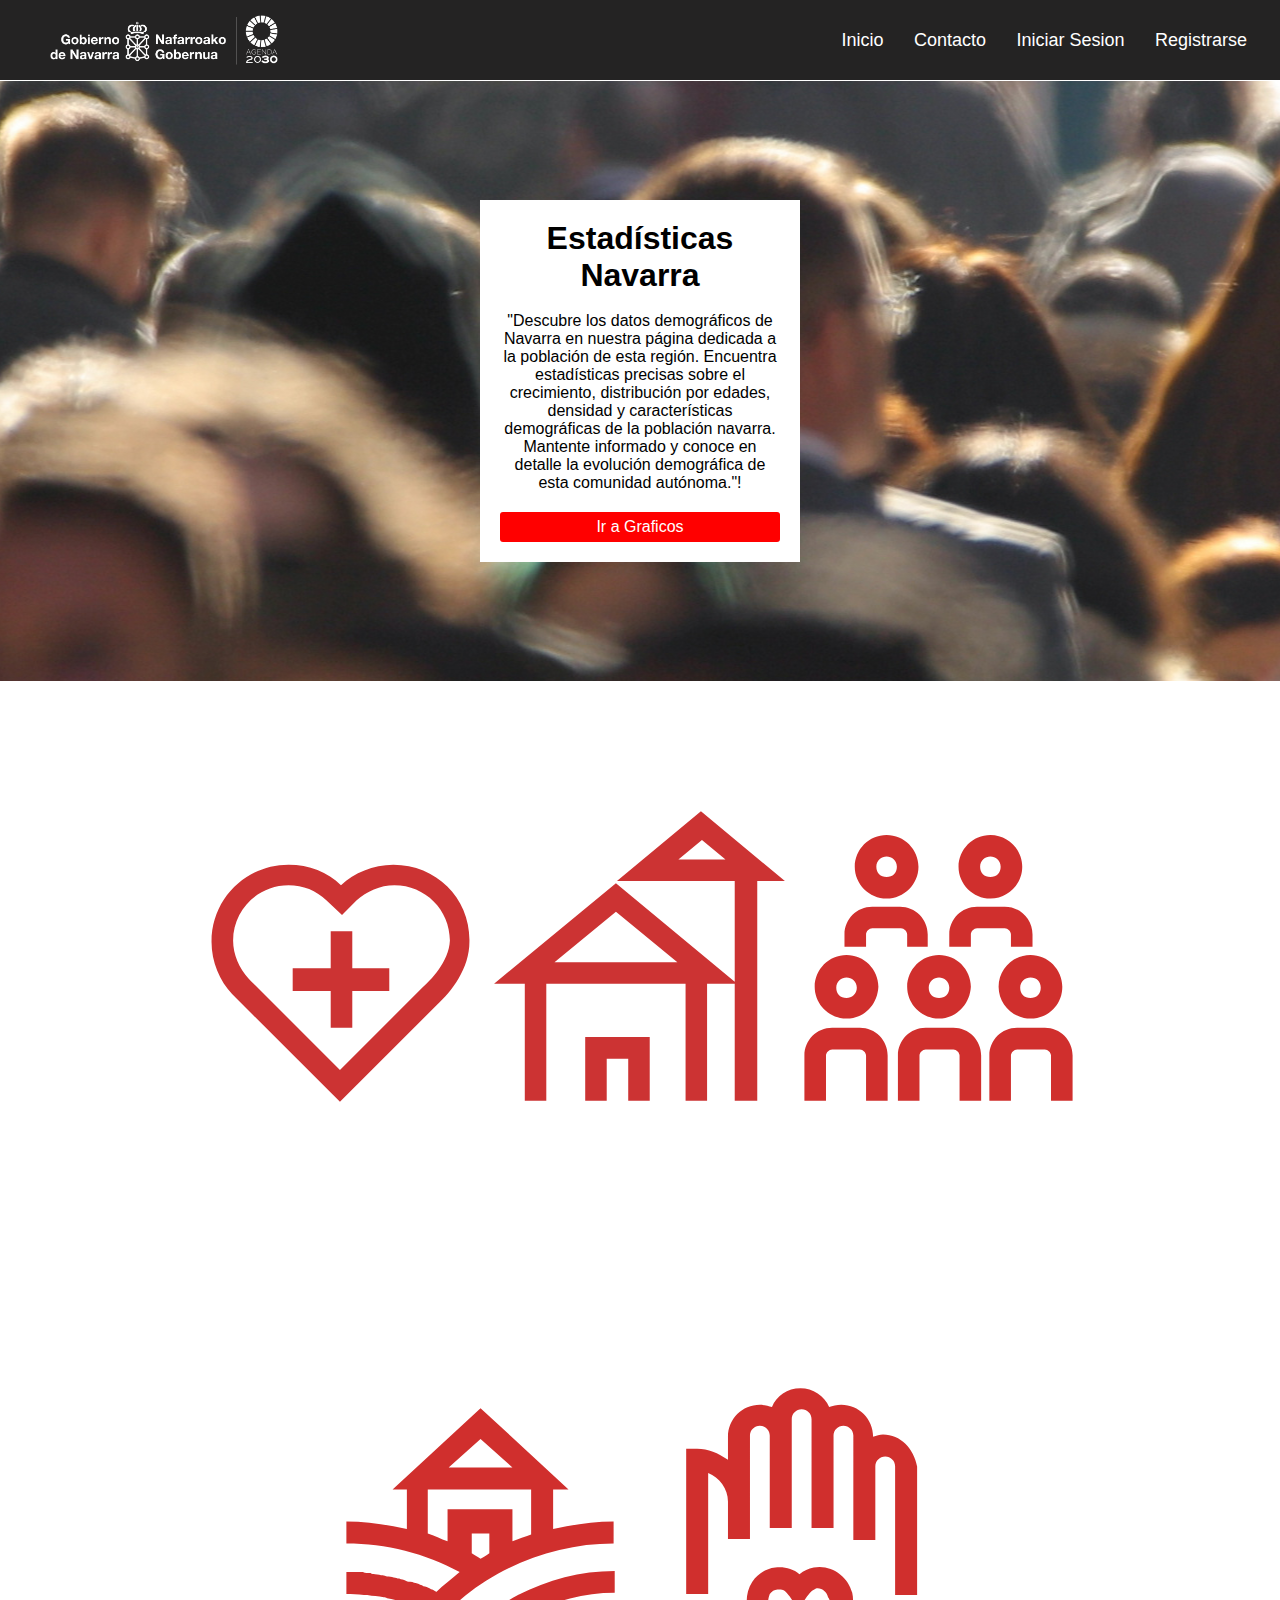
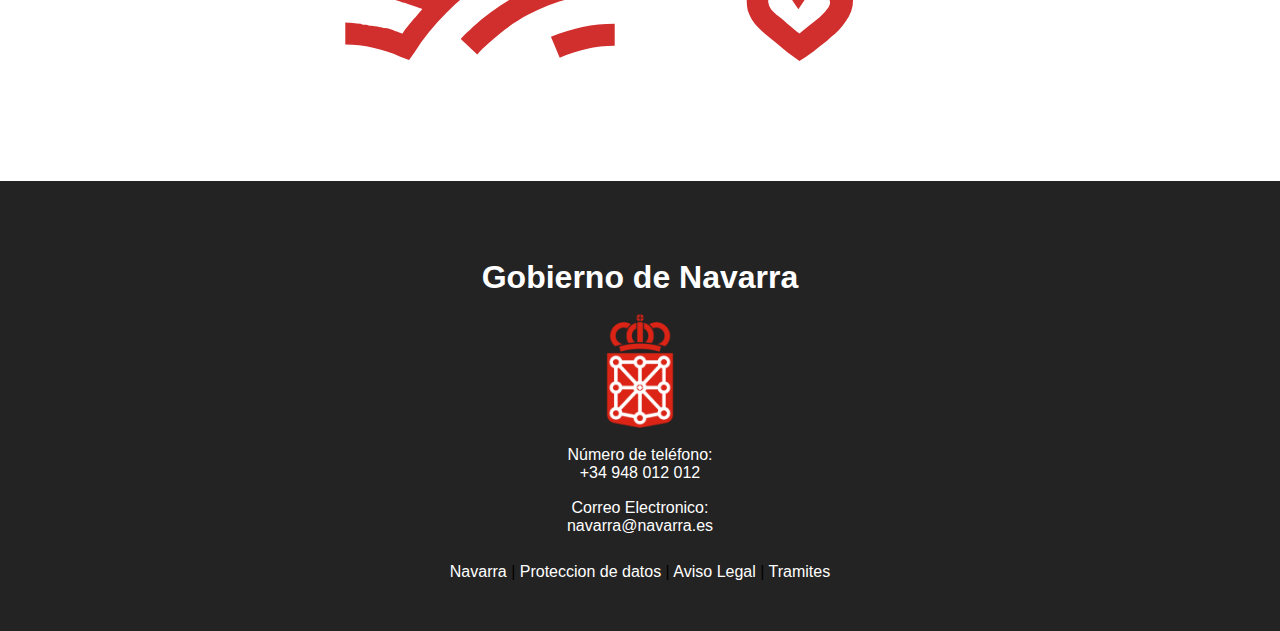
<file: PáginaWeb/index.html>
<!DOCTYPE html>
<html lang="en">

<head>
  <meta charset="UTF-8">
  <meta http-equiv="X-UA-Compatible" content="IE=edge">
  <meta name="viewport" content="width=device-width, initial-scale=1.0">
  <title>Estadísticas Navarra | Poblacion</title>
  <link rel="stylesheet" href="css/styleIndex.css">
</head>

<body>
  <!----------------- Barra de navegacion -------------------->
  <div class="div-nav">
    <a href="index.html" class="enlace">
      <img class="logo" src="img/logoNavarrablanco.png" alt="logo">
    </a>
    <!-- CheckBox del menu hamburguesa -->
    <input type="checkbox" id="checkbox">
    <label for="checkbox" class="checkboton">
      <!-- MenuHamburguesa logo -->
      <img class="menu-hmb" src="img/Menú-hamburguesa-herramienta-practica-o-icono-inutil.png" alt="iconoMenu">
    </label>
    <div class="div-nav-text">
      <!-- Links de "Inicio", "Contacto", etc -->
      <ul>
        <li><a href="index.html">Inicio</a></li>
        <li><a href="#aboutUs">Contacto</a></li>
        <!-- Iniciar sesion y registrarse -->
        <li><a id="login" href="#">Iniciar Sesion</a></li>
        <li><a id="login" href="#">Registrarse</a></li>
      </ul>
    </div>
  </div>

  <!---------------------- Segunda seccion ------------------------->

  <div class="box-mini-div2">
    <div class="mini-div2">
      <h1>Estadísticas Navarra</h1>
      <br />
      <p>"Descubre los datos demográficos de Navarra en nuestra página dedicada a la población de esta región. Encuentra estadísticas precisas sobre el crecimiento, distribución por edades, densidad y características demográficas de la población navarra. Mantente informado y conoce en detalle la evolución demográfica de esta comunidad autónoma."!
      </p>
      <a href="#farmacia">
        <div class="link-mas2">
          <p>Ir a Graficos</p>
        </div>
      </a>
    </div>
  </div>

  <!---------------------- Tercera seccion ------------------------->
  <!--esperanzaDeVida-->
  <div class="content-div">
    <div class="contenedor">
      <a href="esperanzaVida.html" target="_blank">
        <img src="img/esperanzaVida.svg" alt="esperanzaDeVida" class="imageLink">
      </a>
      <div class="middle">
        <a href="esperanzaVida.html" target="_blank">
          <div class="textoLink">Esperanza de Vida</div>
        </a>
      </div>
    </div>
    <!--farmacias-->
    <div class="contenedor">
      <a href="farmacias.html" target="_blank">
        <img src="img/entidades_locales_transparencia.svg" alt="farmacias" class="imageLink" id="farmacia">
      </a>
      <div class="middle">
        <a href="farmacias.html" target="_blank">
          <div class="textoLink" >Farmacias</div>
        </a>
      </div>
    </div>
    <!--Poblacion-->
    <div class="contenedor">
      <a href="poblacionNavarraPorAnos.html" target="_blank">
        <img src="img/2021-11-26-125020.118770DemografiaTRANSPARENCIA.svg" alt="Poblacion" class="imageLink">
      </a>
      <div class="middle">
        <a href="poblacionNavarraPorAnos.html" target="_blank">
          <div class="textoLink">Poblacion por Años</div>
        </a>
      </div>
    </div>
  </div>
  <!---------------------- Tercera seccion ------------------------->
  <!--poblacionPorMunicipios-->
  <div class="content-div2">
    <div class="contenedor">
      <a href="poblacionPorMunicipios.html" target="_blank">
        <img src="img/poblacionMunicipios.svg" alt="poblacionPorMunicipios" class="imageLink">
      </a>
      <div class="middle">
        <a href="poblacionPorMunicipios.html" target="_blank">
          <div class="textoLink">Poblacion por Municipio</div>
        </a>
      </div>
    </div>
    <!--tasaMortalidad-->
    <div class="contenedor">
      <a href="tasaMortalidad.html" target="_blank">
        <img src="img/tasaMortalidad.svg" alt="farmacias" class="imageLink" id="tasaMortalidad">
      </a>
      <div class="middle">
        <a href="tasaMortalidad.html" target="_blank">
          <div class="textoLink" id="tasaMortalidad">Tasa de Mortalidad</div>
        </a>
      </div>
    </div>
  </div>
  </div>




  <!---------------------- About Us ------------------------->
  <div class="contenedor-aboutUs">
    <div class="texto-aboutUs">
      <h1>Gobierno de Navarra</h1>
      <img id="aboutUs" src="img/Escudo_del_gobierno_de_Navarra.svg.png" alt="logoNavarra">
      <p>
        Número de teléfono:
        <br />
        +34 948 012 012
      </p>
      <p>
        Correo Electronico:
        <br />
        navarra@navarra.es
      </p>
    </div>
    <div class=texto-terminos>
      <p>
        <a href="https://www.navarra.es/home_es/Navarra/" target="_blank">Navarra</a>
        |
        <a href="https://www.navarra.es/es/proteccion-de-datos">Proteccion de datos</a>
        |
        <a href="https://www.navarra.es/es/aviso-legal" target="_blank">Aviso Legal</a>
        |
        <a href="https://www.navarra.es/es/tramites">Tramites</a>
      </p>

    </div>
  </div>
</body>

</html>
</file>
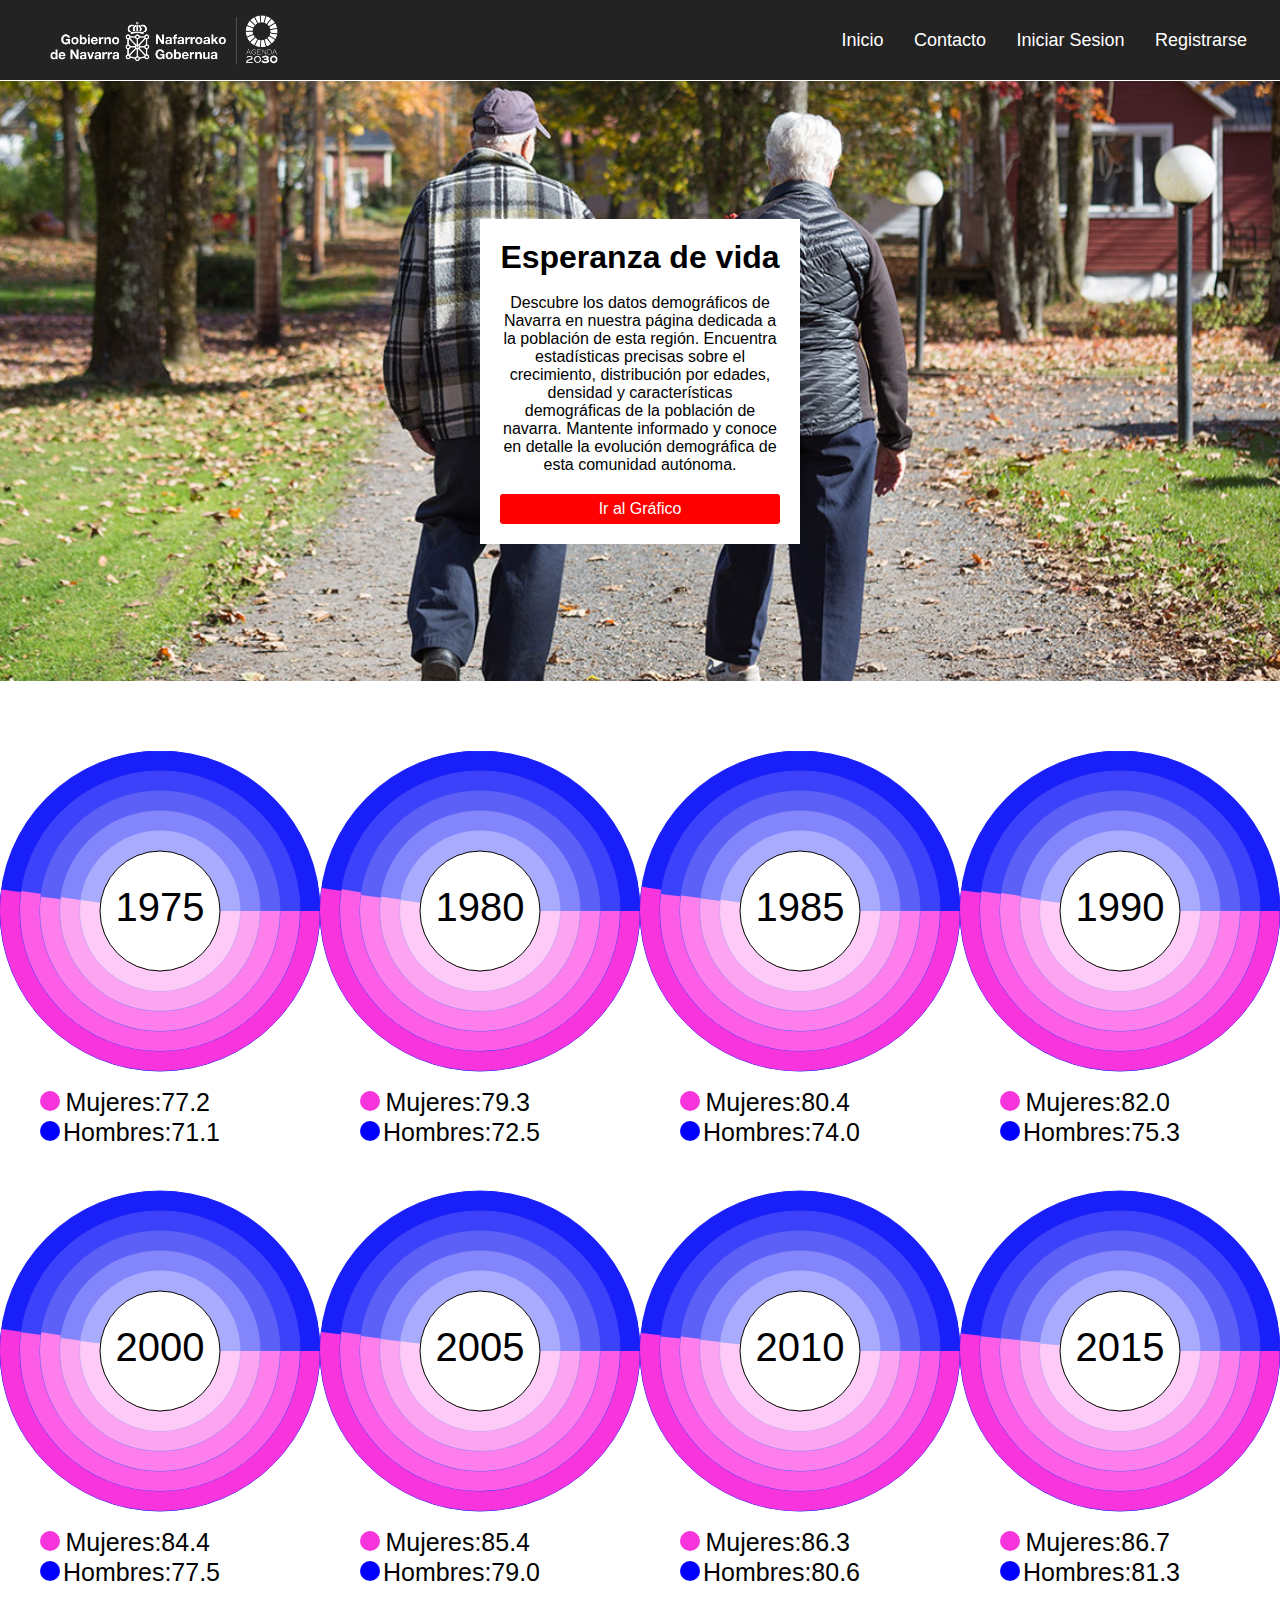
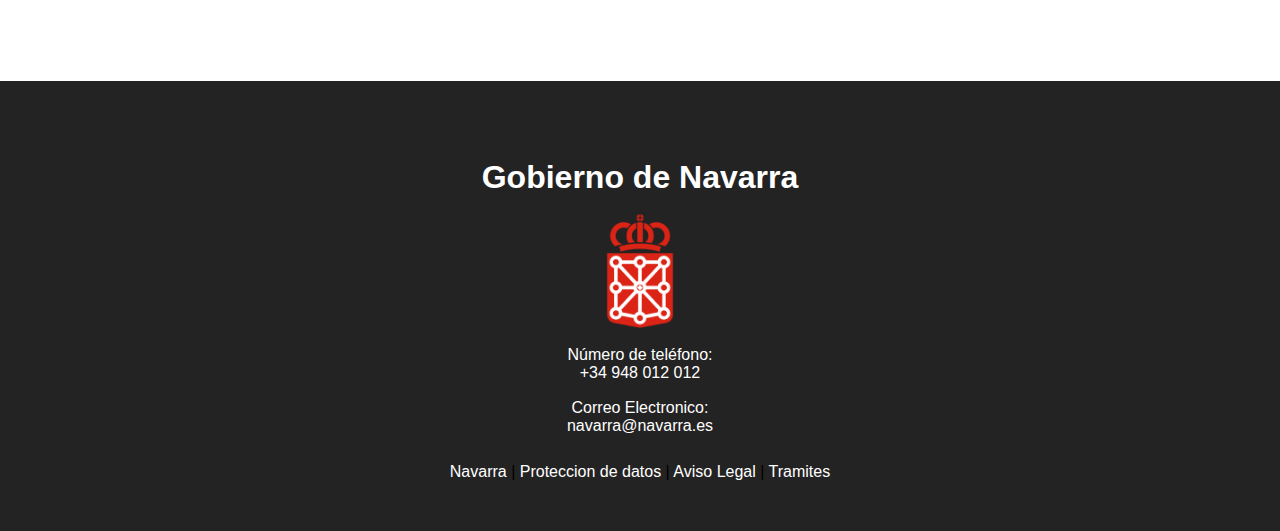
<file: PáginaWeb/esperanzaVida.html>
<!DOCTYPE html>
<html lang="en">

<head>
  <meta charset="UTF-8">
  <meta http-equiv="X-UA-Compatible" content="IE=edge">
  <meta name="viewport" content="width=device-width, initial-scale=1.0">
  <title>Estadísticas Navarra | Poblacion</title>
  <link rel="stylesheet" href="css/esperanzaVida.css">
</head>

<body>
  <!----------------- Barra de navegacion -------------------->
  <div class="div-nav">
    <a href="index.html" class="enlace">
      <img class="logo" src="img/logoNavarrablanco.png" alt="logo">
    </a>
    <!-- CheckBox del menu hamburguesa -->
    <input type="checkbox" id="checkbox">
    <label for="checkbox" class="checkboton">
      <!-- MenuHamburguesa logo -->
      <img class="menu-hmb" src="img/Menú-hamburguesa-herramienta-practica-o-icono-inutil.png" alt="iconoMenu">
    </label>
    <div class="div-nav-text">
      <!-- Links de "Inicio", "Contacto", etc -->
      <ul>
        <li><a href="index.html">Inicio</a></li>
        <li><a href="#aboutUs">Contacto</a></li>
        <!-- Iniciar sesion y registrarse -->
        <li><a id="login" href="#">Iniciar Sesion</a></li>
        <li><a id="login" href="#">Registrarse</a></li>
      </ul>
    </div>
  </div>

<!---------------------- Segunda seccion ------------------------->
  <div class="box-mini-div2">
    <div class="mini-div2">
      <h1>Esperanza de vida</h1>
      <br />
      <p>Descubre los datos demográficos de Navarra en nuestra página dedicada a la población de esta región. Encuentra estadísticas precisas sobre el crecimiento, distribución por edades, densidad y características demográficas de la población de navarra. Mantente informado y conoce en detalle la evolución demográfica de esta comunidad autónoma.
      </p>
      <a href="#farmacia">
        <div class="link-mas2">
          <a href="#box-grafico"><p>Ir al Gráfico</p></a>
        </div>
      </a>
    </div>
  </div>

  <!---------------------- Gráfico ----------------------->
  <div class="box-grafico" id="box-grafico">
    <svg width="1600" height="900" xmlns="http://www.w3.org/2000/svg">
      <circle r="160" cx="160" cy="160" fill="#191FF8" stroke="#191FF8" stroke-width="1"/>
      <circle r="20" cx="160" cy="160" fill="bisque" stroke="#F835DC" stroke-width="280"
              stroke-dasharray="calc(125.2 * 52.09203588303774/100) 125.2"/>
      <circle r="140" cx="160" cy="160" fill="#3C41FA" stroke="#3C41FA" stroke-width="1"/>
      <circle r="20" cx="160" cy="160" fill="bisque" stroke="#FD5DE6" stroke-width="240"
              stroke-dasharray="calc(125.2 * 52.22839338932539/100) 125.2"/>
      <circle r="120" cx="160" cy="160" fill="#5C60F7" stroke="#5C60F7" stroke-width="1"/>
      <circle r="20" cx="160" cy="160" fill="bisque" stroke="#FE7FEC" stroke-width="200"
              stroke-dasharray="calc(125.2 * 51.84314778755119/100) 125.2"/>
      <circle r="100" cx="160" cy="160" fill="#8386FA" stroke="#8386FA" stroke-width="1"/>
      <circle r="20" cx="160" cy="160" fill="bisque" stroke="#FCA4F0" stroke-width="160"
              stroke-dasharray="calc(125.2 * 52.143193593970786/100) 125.2"/>
      <circle r="80" cx="160" cy="160" fill="#A9ABFC" stroke="#A9ABFC" stroke-width="1"/>
      <circle r="20" cx="160" cy="160" fill="bisque" stroke="#FECAF7" stroke-width="120"
              stroke-dasharray="calc(125.2 * 52.14266702155975/100) 125.2"/>
      <rect x="40" y="370" width="20" height="20" fill="blue" ry="10" rx="10"/>
      <text x="210" y="360" font-size="25" text-anchor="end">Mujeres:77.2</text>
      <rect x="40" y="340" width="20" height="20" fill="#F835DC" ry="10" rx="10"/>
      <text x="220" y="390" font-size="25" text-anchor="end">Hombres:71.1</text>
      <circle r="60" cx="160" cy="160" fill="white" stroke="black" stroke-width="1"/>
      <text x="160" y="170" font-size="40" text-anchor="middle">1975</text>
      <circle r="160" cx="480" cy="160" fill="#191FF8" stroke="#191FF8" stroke-width="1"/>
      <circle r="20" cx="480" cy="160" fill="bisque" stroke="#F835DC" stroke-width="280"
              stroke-dasharray="calc(125.2 * 52.2256969858274/100) 125.2"/>
      <circle r="140" cx="480" cy="160" fill="#3C41FA" stroke="#3C41FA" stroke-width="1"/>
      <circle r="20" cx="480" cy="160" fill="bisque" stroke="#FD5DE6" stroke-width="240"
              stroke-dasharray="calc(125.2 * 52.42052499670228/100) 125.2"/>
      <circle r="120" cx="480" cy="160" fill="#5C60F7" stroke="#5C60F7" stroke-width="1"/>
      <circle r="20" cx="480" cy="160" fill="bisque" stroke="#FE7FEC" stroke-width="200"
              stroke-dasharray="calc(125.2 * 52.05624133606178/100) 125.2"/>
      <circle r="100" cx="480" cy="160" fill="#8386FA" stroke="#8386FA" stroke-width="1"/>
      <circle r="20" cx="480" cy="160" fill="bisque" stroke="#FCA4F0" stroke-width="160"
              stroke-dasharray="calc(125.2 * 52.23566543924251/100) 125.2"/>
      <circle r="80" cx="480" cy="160" fill="#A9ABFC" stroke="#A9ABFC" stroke-width="1"/>
      <circle r="20" cx="480" cy="160" fill="bisque" stroke="#FECAF7" stroke-width="120"
              stroke-dasharray="calc(125.2 * 52.11983067404754/100) 125.2"/>
      <rect x="360" y="370" width="20" height="20" fill="blue" ry="10" rx="10"/>
      <text x="530" y="360" font-size="25" text-anchor="end">Mujeres:79.3</text>
      <rect x="360" y="340" width="20" height="20" fill="#F835DC" ry="10" rx="10"/>
      <text x="540" y="390" font-size="25" text-anchor="end">Hombres:72.5</text>
      <circle r="60" cx="480" cy="160" fill="white" stroke="black" stroke-width="1"/>
      <text x="480" y="170" font-size="40" text-anchor="middle">1980</text>
      <circle r="160" cx="800" cy="160" fill="#191FF8" stroke="#191FF8" stroke-width="1"/>
      <circle r="20" cx="800" cy="160" fill="bisque" stroke="#F835DC" stroke-width="280"
              stroke-dasharray="calc(125.2 * 52.365085587351366/100) 125.2"/>
      <circle r="140" cx="800" cy="160" fill="#3C41FA" stroke="#3C41FA" stroke-width="1"/>
      <circle r="20" cx="800" cy="160" fill="bisque" stroke="#FD5DE6" stroke-width="240"
              stroke-dasharray="calc(125.2 * 51.87113569801497/100) 125.2"/>
      <circle r="120" cx="800" cy="160" fill="#5C60F7" stroke="#5C60F7" stroke-width="1"/>
      <circle r="20" cx="800" cy="160" fill="bisque" stroke="#FE7FEC" stroke-width="200"
              stroke-dasharray="calc(125.2 * 52.00905855710125/100) 125.2"/>
      <circle r="100" cx="800" cy="160" fill="#8386FA" stroke="#8386FA" stroke-width="1"/>
      <circle r="20" cx="800" cy="160" fill="bisque" stroke="#FCA4F0" stroke-width="160"
              stroke-dasharray="calc(125.2 * 51.94997743827757/100) 125.2"/>
      <circle r="80" cx="800" cy="160" fill="#A9ABFC" stroke="#A9ABFC" stroke-width="1"/>
      <circle r="20" cx="800" cy="160" fill="bisque" stroke="#FECAF7" stroke-width="120"
              stroke-dasharray="calc(125.2 * 52.20550411522634/100) 125.2"/>
      <rect x="680" y="370" width="20" height="20" fill="blue" ry="10" rx="10"/>
      <text x="850" y="360" font-size="25" text-anchor="end">Mujeres:80.4</text>
      <rect x="680" y="340" width="20" height="20" fill="#F835DC" ry="10" rx="10"/>
      <text x="860" y="390" font-size="25" text-anchor="end">Hombres:74.0</text>
      <circle r="60" cx="800" cy="160" fill="white" stroke="black" stroke-width="1"/>
      <text x="800" y="170" font-size="40" text-anchor="middle">1985</text>
      <circle r="160" cx="1120" cy="160" fill="#191FF8" stroke="#191FF8" stroke-width="1"/>
      <circle r="20" cx="1120" cy="160" fill="bisque" stroke="#F835DC" stroke-width="280"
              stroke-dasharray="calc(125.2 * 52.003590434057834/100) 125.2"/>
      <circle r="140" cx="1120" cy="160" fill="#3C41FA" stroke="#3C41FA" stroke-width="1"/>
      <circle r="20" cx="1120" cy="160" fill="bisque" stroke="#FD5DE6" stroke-width="240"
              stroke-dasharray="calc(125.2 * 52.1889400921659/100) 125.2"/>
      <circle r="120" cx="1120" cy="160" fill="#5C60F7" stroke="#5C60F7" stroke-width="1"/>
      <circle r="20" cx="1120" cy="160" fill="bisque" stroke="#FE7FEC" stroke-width="200"
              stroke-dasharray="calc(125.2 * 52.32396149949341/100) 125.2"/>
      <circle r="100" cx="1120" cy="160" fill="#8386FA" stroke="#8386FA" stroke-width="1"/>
      <circle r="20" cx="1120" cy="160" fill="bisque" stroke="#FCA4F0" stroke-width="160"
              stroke-dasharray="calc(125.2 * 52.14086648087155/100) 125.2"/>
      <circle r="80" cx="1120" cy="160" fill="#A9ABFC" stroke="#A9ABFC" stroke-width="1"/>
      <circle r="20" cx="1120" cy="160" fill="bisque" stroke="#FECAF7" stroke-width="120"
              stroke-dasharray="calc(125.2 * 52.08924182265078/100) 125.2"/>
      <rect x="1000" y="370" width="20" height="20" fill="blue" ry="10" rx="10"/>
      <text x="1170" y="360" font-size="25" text-anchor="end">Mujeres:82.0</text>
      <rect x="1000" y="340" width="20" height="20" fill="#F835DC" ry="10" rx="10"/>
      <text x="1180" y="390" font-size="25" text-anchor="end">Hombres:75.3</text>
      <circle r="60" cx="1120" cy="160" fill="white" stroke="black" stroke-width="1"/>
      <text x="1120" y="170" font-size="40" text-anchor="middle">1990</text>
      <circle r="160" cx="1440" cy="160" fill="#191FF8" stroke="#191FF8" stroke-width="1"/>
      <circle r="20" cx="1440" cy="160" fill="bisque" stroke="#F835DC" stroke-width="280"
              stroke-dasharray="calc(125.2 * 52.22159198336169/100) 125.2"/>
      <circle r="140" cx="1440" cy="160" fill="#3C41FA" stroke="#3C41FA" stroke-width="1"/>
      <circle r="20" cx="1440" cy="160" fill="bisque" stroke="#FD5DE6" stroke-width="240"
              stroke-dasharray="calc(125.2 * 52.23955712128837/100) 125.2"/>
      <circle r="120" cx="1440" cy="160" fill="#5C60F7" stroke="#5C60F7" stroke-width="1"/>
      <circle r="20" cx="1440" cy="160" fill="bisque" stroke="#FE7FEC" stroke-width="200"
              stroke-dasharray="calc(125.2 * 52.122612061430885/100) 125.2"/>
      <circle r="100" cx="1440" cy="160" fill="#8386FA" stroke="#8386FA" stroke-width="1"/>
      <circle r="20" cx="1440" cy="160" fill="bisque" stroke="#FCA4F0" stroke-width="160"
              stroke-dasharray="calc(125.2 * 52.25895144660376/100) 125.2"/>
      <circle r="80" cx="1440" cy="160" fill="#A9ABFC" stroke="#A9ABFC" stroke-width="1"/>
      <circle r="20" cx="1440" cy="160" fill="bisque" stroke="#FECAF7" stroke-width="120"
              stroke-dasharray="calc(125.2 * 52.1787918458949/100) 125.2"/>
      <rect x="1320" y="370" width="20" height="20" fill="blue" ry="10" rx="10"/>
      <text x="1490" y="360" font-size="25" text-anchor="end">Mujeres:83.3</text>
      <rect x="1320" y="340" width="20" height="20" fill="#F835DC" ry="10" rx="10"/>
      <text x="1500" y="390" font-size="25" text-anchor="end">Hombres:76.3</text>
      <circle r="60" cx="1440" cy="160" fill="white" stroke="black" stroke-width="1"/>
      <text x="1440" y="170" font-size="40" text-anchor="middle">1995</text>
      <circle r="160" cx="160" cy="600" fill="#191FF8" stroke="#191FF8" stroke-width="1"/>
      <circle r="20" cx="160" cy="600" fill="bisque" stroke="#F835DC" stroke-width="280"
              stroke-dasharray="calc(125.2 * 52.12878364099696/100) 125.2"/>
      <circle r="140" cx="160" cy="600" fill="#3C41FA" stroke="#3C41FA" stroke-width="1"/>
      <circle r="20" cx="160" cy="600" fill="bisque" stroke="#FD5DE6" stroke-width="240"
              stroke-dasharray="calc(125.2 * 52.073306182895216/100) 125.2"/>
      <circle r="120" cx="160" cy="600" fill="#5C60F7" stroke="#5C60F7" stroke-width="1"/>
      <circle r="20" cx="160" cy="600" fill="bisque" stroke="#FE7FEC" stroke-width="200"
              stroke-dasharray="calc(125.2 * 52.42832427088483/100) 125.2"/>
      <circle r="100" cx="160" cy="600" fill="#8386FA" stroke="#8386FA" stroke-width="1"/>
      <circle r="20" cx="160" cy="600" fill="bisque" stroke="#FCA4F0" stroke-width="160"
              stroke-dasharray="calc(125.2 * 52.00469512571817/100) 125.2"/>
      <circle r="80" cx="160" cy="600" fill="#A9ABFC" stroke="#A9ABFC" stroke-width="1"/>
      <circle r="20" cx="160" cy="600" fill="bisque" stroke="#FECAF7" stroke-width="120"
              stroke-dasharray="calc(125.2 * 51.92437542201216/100) 125.2"/>
      <rect x="40" y="810" width="20" height="20" fill="blue" ry="10" rx="10"/>
      <text x="210" y="800" font-size="25" text-anchor="end">Mujeres:84.4</text>
      <rect x="40" y="780" width="20" height="20" fill="#F835DC" ry="10" rx="10"/>
      <text x="220" y="830" font-size="25" text-anchor="end">Hombres:77.5</text>
      <circle r="60" cx="160" cy="600" fill="white" stroke="black" stroke-width="1"/>
      <text x="160" y="610" font-size="40" text-anchor="middle">2000</text>
      <circle r="160" cx="480" cy="600" fill="#191FF8" stroke="#191FF8" stroke-width="1"/>
      <circle r="20" cx="480" cy="600" fill="bisque" stroke="#F835DC" stroke-width="280"
              stroke-dasharray="calc(125.2 * 51.822804975185356/100) 125.2"/>
      <circle r="140" cx="480" cy="600" fill="#3C41FA" stroke="#3C41FA" stroke-width="1"/>
      <circle r="20" cx="480" cy="600" fill="bisque" stroke="#FD5DE6" stroke-width="240"
              stroke-dasharray="calc(125.2 * 52.102632862018524/100) 125.2"/>
      <circle r="120" cx="480" cy="600" fill="#5C60F7" stroke="#5C60F7" stroke-width="1"/>
      <circle r="20" cx="480" cy="600" fill="bisque" stroke="#FE7FEC" stroke-width="200"
              stroke-dasharray="calc(125.2 * 51.94939480566876/100) 125.2"/>
      <circle r="100" cx="480" cy="600" fill="#8386FA" stroke="#8386FA" stroke-width="1"/>
      <circle r="20" cx="480" cy="600" fill="bisque" stroke="#FCA4F0" stroke-width="160"
              stroke-dasharray="calc(125.2 * 51.859052247873635/100) 125.2"/>
      <circle r="80" cx="480" cy="600" fill="#A9ABFC" stroke="#A9ABFC" stroke-width="1"/>
      <circle r="20" cx="480" cy="600" fill="bisque" stroke="#FECAF7" stroke-width="120"
              stroke-dasharray="calc(125.2 * 51.888044396187716/100) 125.2"/>
      <rect x="360" y="810" width="20" height="20" fill="blue" ry="10" rx="10"/>
      <text x="530" y="800" font-size="25" text-anchor="end">Mujeres:85.4</text>
      <rect x="360" y="780" width="20" height="20" fill="#F835DC" ry="10" rx="10"/>
      <text x="540" y="830" font-size="25" text-anchor="end">Hombres:79.0</text>
      <circle r="60" cx="480" cy="600" fill="white" stroke="black" stroke-width="1"/>
      <text x="480" y="610" font-size="40" text-anchor="middle">2005</text>
      <circle r="160" cx="800" cy="600" fill="#191FF8" stroke="#191FF8" stroke-width="1"/>
      <circle r="20" cx="800" cy="600" fill="bisque" stroke="#F835DC" stroke-width="280"
              stroke-dasharray="calc(125.2 * 51.72475638189753/100) 125.2"/>
      <circle r="140" cx="800" cy="600" fill="#3C41FA" stroke="#3C41FA" stroke-width="1"/>
      <circle r="20" cx="800" cy="600" fill="bisque" stroke="#FD5DE6" stroke-width="240"
              stroke-dasharray="calc(125.2 * 51.570178592832306/100) 125.2"/>
      <circle r="120" cx="800" cy="600" fill="#5C60F7" stroke="#5C60F7" stroke-width="1"/>
      <circle r="20" cx="800" cy="600" fill="bisque" stroke="#FE7FEC" stroke-width="200"
              stroke-dasharray="calc(125.2 * 51.851629913710454/100) 125.2"/>
      <circle r="100" cx="800" cy="600" fill="#8386FA" stroke="#8386FA" stroke-width="1"/>
      <circle r="20" cx="800" cy="600" fill="bisque" stroke="#FCA4F0" stroke-width="160"
              stroke-dasharray="calc(125.2 * 51.71876871481614/100) 125.2"/>
      <circle r="80" cx="800" cy="600" fill="#A9ABFC" stroke="#A9ABFC" stroke-width="1"/>
      <circle r="20" cx="800" cy="600" fill="bisque" stroke="#FECAF7" stroke-width="120"
              stroke-dasharray="calc(125.2 * 51.68943206326383/100) 125.2"/>
      <rect x="680" y="810" width="20" height="20" fill="blue" ry="10" rx="10"/>
      <text x="850" y="800" font-size="25" text-anchor="end">Mujeres:86.3</text>
      <rect x="680" y="780" width="20" height="20" fill="#F835DC" ry="10" rx="10"/>
      <text x="860" y="830" font-size="25" text-anchor="end">Hombres:80.6</text>
      <circle r="60" cx="800" cy="600" fill="white" stroke="black" stroke-width="1"/>
      <text x="800" y="610" font-size="40" text-anchor="middle">2010</text>
      <circle r="160" cx="1120" cy="600" fill="#191FF8" stroke="#191FF8" stroke-width="1"/>
      <circle r="20" cx="1120" cy="600" fill="bisque" stroke="#F835DC" stroke-width="280"
              stroke-dasharray="calc(125.2 * 51.67144221585483/100) 125.2"/>
      <circle r="140" cx="1120" cy="600" fill="#3C41FA" stroke="#3C41FA" stroke-width="1"/>
      <circle r="20" cx="1120" cy="600" fill="bisque" stroke="#FD5DE6" stroke-width="240"
              stroke-dasharray="calc(125.2 * 51.61655929372465/100) 125.2"/>
      <circle r="120" cx="1120" cy="600" fill="#5C60F7" stroke="#5C60F7" stroke-width="1"/>
      <circle r="20" cx="1120" cy="600" fill="bisque" stroke="#FE7FEC" stroke-width="200"
              stroke-dasharray="calc(125.2 * 51.637535047425885/100) 125.2"/>
      <circle r="100" cx="1120" cy="600" fill="#8386FA" stroke="#8386FA" stroke-width="1"/>
      <circle r="20" cx="1120" cy="600" fill="bisque" stroke="#FCA4F0" stroke-width="160"
              stroke-dasharray="calc(125.2 * 51.592394533570996/100) 125.2"/>
      <circle r="80" cx="1120" cy="600" fill="#A9ABFC" stroke="#A9ABFC" stroke-width="1"/>
      <circle r="20" cx="1120" cy="600" fill="bisque" stroke="#FECAF7" stroke-width="120"
              stroke-dasharray="calc(125.2 * 51.42231947483589/100) 125.2"/>
      <rect x="1000" y="810" width="20" height="20" fill="blue" ry="10" rx="10"/>
      <text x="1170" y="800" font-size="25" text-anchor="end">Mujeres:86.7</text>
      <rect x="1000" y="780" width="20" height="20" fill="#F835DC" ry="10" rx="10"/>
      <text x="1180" y="830" font-size="25" text-anchor="end">Hombres:81.3</text>
      <circle r="60" cx="1120" cy="600" fill="white" stroke="black" stroke-width="1"/>
      <text x="1120" y="610" font-size="40" text-anchor="middle">2015</text>
      <circle r="160" cx="1440" cy="600" fill="#191FF8" stroke="#191FF8" stroke-width="1"/>
      <circle r="20" cx="1440" cy="600" fill="bisque" stroke="#F835DC" stroke-width="280"
              stroke-dasharray="calc(125.2 * 51.586397169075745/100) 125.2"/>
      <circle r="140" cx="1440" cy="600" fill="#3C41FA" stroke="#3C41FA" stroke-width="1"/>
      <circle r="20" cx="1440" cy="600" fill="bisque" stroke="#FD5DE6" stroke-width="240"
              stroke-dasharray="calc(125.2 * 51.55758618643564/100) 125.2"/>
      <circle r="120" cx="1440" cy="600" fill="#5C60F7" stroke="#5C60F7" stroke-width="1"/>
      <circle r="20" cx="1440" cy="600" fill="bisque" stroke="#FE7FEC" stroke-width="200"
              stroke-dasharray="calc(125.2 * NaN/100) 125.2"/>
      <circle r="100" cx="1440" cy="600" fill="#8386FA" stroke="#8386FA" stroke-width="1"/>
      <circle r="20" cx="1440" cy="600" fill="bisque" stroke="#FCA4F0" stroke-width="160"
              stroke-dasharray="calc(125.2 * NaN/100) 125.2"/>
      <circle r="80" cx="1440" cy="600" fill="#A9ABFC" stroke="#A9ABFC" stroke-width="1"/>
      <circle r="20" cx="1440" cy="600" fill="bisque" stroke="#FECAF7" stroke-width="120"
              stroke-dasharray="calc(125.2 * NaN/100) 125.2"/>
      <rect x="1320" y="810" width="20" height="20" fill="blue" ry="10" rx="10"/>
      <text x="1490" y="800" font-size="25" text-anchor="end">Mujeres:NaN</text>
      <rect x="1320" y="780" width="20" height="20" fill="#F835DC" ry="10" rx="10"/>
      <text x="1500" y="830" font-size="25" text-anchor="end">Hombres:NaN</text>
      <circle r="60" cx="1440" cy="600" fill="white" stroke="black" stroke-width="1"/>
      <text x="1440" y="610" font-size="40" text-anchor="middle">2020</text>
      <circle r="160" cx="1760" cy="600" fill="#191FF8" stroke="#191FF8" stroke-width="1"/>
      <circle r="20" cx="1760" cy="600" fill="bisque" stroke="#F835DC" stroke-width="280"
              stroke-dasharray="calc(125.2 * NaN/100) 125.2"/>
      <circle r="140" cx="1760" cy="600" fill="#3C41FA" stroke="#3C41FA" stroke-width="1"/>
      <circle r="20" cx="1760" cy="600" fill="bisque" stroke="#FD5DE6" stroke-width="240"
              stroke-dasharray="calc(125.2 * NaN/100) 125.2"/>
      <circle r="120" cx="1760" cy="600" fill="#5C60F7" stroke="#5C60F7" stroke-width="1"/>
      <circle r="20" cx="1760" cy="600" fill="bisque" stroke="#FE7FEC" stroke-width="200"
              stroke-dasharray="calc(125.2 * NaN/100) 125.2"/>
      <circle r="100" cx="1760" cy="600" fill="#8386FA" stroke="#8386FA" stroke-width="1"/>
      <circle r="20" cx="1760" cy="600" fill="bisque" stroke="#FCA4F0" stroke-width="160"
              stroke-dasharray="calc(125.2 * NaN/100) 125.2"/>
      <circle r="80" cx="1760" cy="600" fill="#A9ABFC" stroke="#A9ABFC" stroke-width="1"/>
      <circle r="20" cx="1760" cy="600" fill="bisque" stroke="#FECAF7" stroke-width="120"
              stroke-dasharray="calc(125.2 * NaN/100) 125.2"/>
      <rect x="1640" y="810" width="20" height="20" fill="blue" ry="10" rx="10"/>
      <text x="1810" y="800" font-size="25" text-anchor="end">Mujeres:NaN</text>
      <rect x="1640" y="780" width="20" height="20" fill="#F835DC" ry="10" rx="10"/>
      <text x="1820" y="830" font-size="25" text-anchor="end">Hombres:NaN</text>
      <circle r="60" cx="1760" cy="600" fill="white" stroke="black" stroke-width="1"/>
      <text x="1760" y="610" font-size="40" text-anchor="middle">2025</text>
      <circle r="160" cx="2080" cy="600" fill="#191FF8" stroke="#191FF8" stroke-width="1"/>
      <circle r="20" cx="2080" cy="600" fill="bisque" stroke="#F835DC" stroke-width="280"
              stroke-dasharray="calc(125.2 * NaN/100) 125.2"/>
      <circle r="140" cx="2080" cy="600" fill="#3C41FA" stroke="#3C41FA" stroke-width="1"/>
      <circle r="20" cx="2080" cy="600" fill="bisque" stroke="#FD5DE6" stroke-width="240"
              stroke-dasharray="calc(125.2 * NaN/100) 125.2"/>
      <circle r="120" cx="2080" cy="600" fill="#5C60F7" stroke="#5C60F7" stroke-width="1"/>
      <circle r="20" cx="2080" cy="600" fill="bisque" stroke="#FE7FEC" stroke-width="200"
              stroke-dasharray="calc(125.2 * NaN/100) 125.2"/>
      <circle r="100" cx="2080" cy="600" fill="#8386FA" stroke="#8386FA" stroke-width="1"/>
      <circle r="20" cx="2080" cy="600" fill="bisque" stroke="#FCA4F0" stroke-width="160"
              stroke-dasharray="calc(125.2 * NaN/100) 125.2"/>
      <circle r="80" cx="2080" cy="600" fill="#A9ABFC" stroke="#A9ABFC" stroke-width="1"/>
      <circle r="20" cx="2080" cy="600" fill="bisque" stroke="#FECAF7" stroke-width="120"
              stroke-dasharray="calc(125.2 * NaN/100) 125.2"/>
      <rect x="1960" y="810" width="20" height="20" fill="blue" ry="10" rx="10"/>
      <text x="2130" y="800" font-size="25" text-anchor="end">Mujeres:NaN</text>
      <rect x="1960" y="780" width="20" height="20" fill="#F835DC" ry="10" rx="10"/>
      <text x="2140" y="830" font-size="25" text-anchor="end">Hombres:NaN</text>
      <circle r="60" cx="2080" cy="600" fill="white" stroke="black" stroke-width="1"/>
      <text x="2080" y="610" font-size="40" text-anchor="middle">2030</text>
      <circle r="160" cx="2400" cy="600" fill="#191FF8" stroke="#191FF8" stroke-width="1"/>
      <circle r="20" cx="2400" cy="600" fill="bisque" stroke="#F835DC" stroke-width="280"
              stroke-dasharray="calc(125.2 * NaN/100) 125.2"/>
      <circle r="140" cx="2400" cy="600" fill="#3C41FA" stroke="#3C41FA" stroke-width="1"/>
      <circle r="20" cx="2400" cy="600" fill="bisque" stroke="#FD5DE6" stroke-width="240"
              stroke-dasharray="calc(125.2 * NaN/100) 125.2"/>
      <circle r="120" cx="2400" cy="600" fill="#5C60F7" stroke="#5C60F7" stroke-width="1"/>
      <circle r="20" cx="2400" cy="600" fill="bisque" stroke="#FE7FEC" stroke-width="200"
              stroke-dasharray="calc(125.2 * NaN/100) 125.2"/>
      <circle r="100" cx="2400" cy="600" fill="#8386FA" stroke="#8386FA" stroke-width="1"/>
      <circle r="20" cx="2400" cy="600" fill="bisque" stroke="#FCA4F0" stroke-width="160"
              stroke-dasharray="calc(125.2 * NaN/100) 125.2"/>
      <circle r="80" cx="2400" cy="600" fill="#A9ABFC" stroke="#A9ABFC" stroke-width="1"/>
      <circle r="20" cx="2400" cy="600" fill="bisque" stroke="#FECAF7" stroke-width="120"
              stroke-dasharray="calc(125.2 * NaN/100) 125.2"/>
      <rect x="2280" y="810" width="20" height="20" fill="blue" ry="10" rx="10"/>
      <text x="2450" y="800" font-size="25" text-anchor="end">Mujeres:NaN</text>
      <rect x="2280" y="780" width="20" height="20" fill="#F835DC" ry="10" rx="10"/>
      <text x="2460" y="830" font-size="25" text-anchor="end">Hombres:NaN</text>
      <circle r="60" cx="2400" cy="600" fill="white" stroke="black" stroke-width="1"/>
      <text x="2400" y="610" font-size="40" text-anchor="middle">2035</text>
      <circle r="160" cx="2720" cy="600" fill="#191FF8" stroke="#191FF8" stroke-width="1"/>
      <circle r="20" cx="2720" cy="600" fill="bisque" stroke="#F835DC" stroke-width="280"
              stroke-dasharray="calc(125.2 * NaN/100) 125.2"/>
      <circle r="140" cx="2720" cy="600" fill="#3C41FA" stroke="#3C41FA" stroke-width="1"/>
      <circle r="20" cx="2720" cy="600" fill="bisque" stroke="#FD5DE6" stroke-width="240"
              stroke-dasharray="calc(125.2 * NaN/100) 125.2"/>
      <circle r="120" cx="2720" cy="600" fill="#5C60F7" stroke="#5C60F7" stroke-width="1"/>
      <circle r="20" cx="2720" cy="600" fill="bisque" stroke="#FE7FEC" stroke-width="200"
              stroke-dasharray="calc(125.2 * NaN/100) 125.2"/>
      <circle r="100" cx="2720" cy="600" fill="#8386FA" stroke="#8386FA" stroke-width="1"/>
      <circle r="20" cx="2720" cy="600" fill="bisque" stroke="#FCA4F0" stroke-width="160"
              stroke-dasharray="calc(125.2 * NaN/100) 125.2"/>
      <circle r="80" cx="2720" cy="600" fill="#A9ABFC" stroke="#A9ABFC" stroke-width="1"/>
      <circle r="20" cx="2720" cy="600" fill="bisque" stroke="#FECAF7" stroke-width="120"
              stroke-dasharray="calc(125.2 * NaN/100) 125.2"/>
      <rect x="2600" y="810" width="20" height="20" fill="blue" ry="10" rx="10"/>
      <text x="2770" y="800" font-size="25" text-anchor="end">Mujeres:NaN</text>
      <rect x="2600" y="780" width="20" height="20" fill="#F835DC" ry="10" rx="10"/>
      <text x="2780" y="830" font-size="25" text-anchor="end">Hombres:NaN</text>
      <circle r="60" cx="2720" cy="600" fill="white" stroke="black" stroke-width="1"/>
      <text x="2720" y="610" font-size="40" text-anchor="middle">2040</text>
      <circle r="160" cx="3040" cy="600" fill="#191FF8" stroke="#191FF8" stroke-width="1"/>
      <circle r="20" cx="3040" cy="600" fill="bisque" stroke="#F835DC" stroke-width="280"
              stroke-dasharray="calc(125.2 * NaN/100) 125.2"/>
      <circle r="140" cx="3040" cy="600" fill="#3C41FA" stroke="#3C41FA" stroke-width="1"/>
      <circle r="20" cx="3040" cy="600" fill="bisque" stroke="#FD5DE6" stroke-width="240"
              stroke-dasharray="calc(125.2 * NaN/100) 125.2"/>
      <circle r="120" cx="3040" cy="600" fill="#5C60F7" stroke="#5C60F7" stroke-width="1"/>
      <circle r="20" cx="3040" cy="600" fill="bisque" stroke="#FE7FEC" stroke-width="200"
              stroke-dasharray="calc(125.2 * NaN/100) 125.2"/>
      <circle r="100" cx="3040" cy="600" fill="#8386FA" stroke="#8386FA" stroke-width="1"/>
      <circle r="20" cx="3040" cy="600" fill="bisque" stroke="#FCA4F0" stroke-width="160"
              stroke-dasharray="calc(125.2 * NaN/100) 125.2"/>
      <circle r="80" cx="3040" cy="600" fill="#A9ABFC" stroke="#A9ABFC" stroke-width="1"/>
      <circle r="20" cx="3040" cy="600" fill="bisque" stroke="#FECAF7" stroke-width="120"
              stroke-dasharray="calc(125.2 * NaN/100) 125.2"/>
      <rect x="2920" y="810" width="20" height="20" fill="blue" ry="10" rx="10"/>
      <text x="3090" y="800" font-size="25" text-anchor="end">Mujeres:NaN</text>
      <rect x="2920" y="780" width="20" height="20" fill="#F835DC" ry="10" rx="10"/>
      <text x="3100" y="830" font-size="25" text-anchor="end">Hombres:NaN</text>
      <circle r="60" cx="3040" cy="600" fill="white" stroke="black" stroke-width="1"/>
      <text x="3040" y="610" font-size="40" text-anchor="middle">2045</text>
      <circle r="160" cx="3360" cy="600" fill="#191FF8" stroke="#191FF8" stroke-width="1"/>
      <circle r="20" cx="3360" cy="600" fill="bisque" stroke="#F835DC" stroke-width="280"
              stroke-dasharray="calc(125.2 * NaN/100) 125.2"/>
      <circle r="140" cx="3360" cy="600" fill="#3C41FA" stroke="#3C41FA" stroke-width="1"/>
      <circle r="20" cx="3360" cy="600" fill="bisque" stroke="#FD5DE6" stroke-width="240"
              stroke-dasharray="calc(125.2 * NaN/100) 125.2"/>
      <circle r="120" cx="3360" cy="600" fill="#5C60F7" stroke="#5C60F7" stroke-width="1"/>
      <circle r="20" cx="3360" cy="600" fill="bisque" stroke="#FE7FEC" stroke-width="200"
              stroke-dasharray="calc(125.2 * NaN/100) 125.2"/>
      <circle r="100" cx="3360" cy="600" fill="#8386FA" stroke="#8386FA" stroke-width="1"/>
      <circle r="20" cx="3360" cy="600" fill="bisque" stroke="#FCA4F0" stroke-width="160"
              stroke-dasharray="calc(125.2 * NaN/100) 125.2"/>
      <circle r="80" cx="3360" cy="600" fill="#A9ABFC" stroke="#A9ABFC" stroke-width="1"/>
      <circle r="20" cx="3360" cy="600" fill="bisque" stroke="#FECAF7" stroke-width="120"
              stroke-dasharray="calc(125.2 * NaN/100) 125.2"/>
      <rect x="3240" y="810" width="20" height="20" fill="blue" ry="10" rx="10"/>
      <text x="3410" y="800" font-size="25" text-anchor="end">Mujeres:NaN</text>
      <rect x="3240" y="780" width="20" height="20" fill="#F835DC" ry="10" rx="10"/>
      <text x="3420" y="830" font-size="25" text-anchor="end">Hombres:NaN</text>
      <circle r="60" cx="3360" cy="600" fill="white" stroke="black" stroke-width="1"/>
      <text x="3360" y="610" font-size="40" text-anchor="middle">2050</text>
      <circle r="160" cx="3680" cy="600" fill="#191FF8" stroke="#191FF8" stroke-width="1"/>
      <circle r="20" cx="3680" cy="600" fill="bisque" stroke="#F835DC" stroke-width="280"
              stroke-dasharray="calc(125.2 * NaN/100) 125.2"/>
      <circle r="140" cx="3680" cy="600" fill="#3C41FA" stroke="#3C41FA" stroke-width="1"/>
      <circle r="20" cx="3680" cy="600" fill="bisque" stroke="#FD5DE6" stroke-width="240"
              stroke-dasharray="calc(125.2 * NaN/100) 125.2"/>
      <circle r="120" cx="3680" cy="600" fill="#5C60F7" stroke="#5C60F7" stroke-width="1"/>
      <circle r="20" cx="3680" cy="600" fill="bisque" stroke="#FE7FEC" stroke-width="200"
              stroke-dasharray="calc(125.2 * NaN/100) 125.2"/>
      <circle r="100" cx="3680" cy="600" fill="#8386FA" stroke="#8386FA" stroke-width="1"/>
      <circle r="20" cx="3680" cy="600" fill="bisque" stroke="#FCA4F0" stroke-width="160"
              stroke-dasharray="calc(125.2 * NaN/100) 125.2"/>
      <circle r="80" cx="3680" cy="600" fill="#A9ABFC" stroke="#A9ABFC" stroke-width="1"/>
      <circle r="20" cx="3680" cy="600" fill="bisque" stroke="#FECAF7" stroke-width="120"
              stroke-dasharray="calc(125.2 * NaN/100) 125.2"/>
      <rect x="3560" y="810" width="20" height="20" fill="blue" ry="10" rx="10"/>
      <text x="3730" y="800" font-size="25" text-anchor="end">Mujeres:NaN</text>
      <rect x="3560" y="780" width="20" height="20" fill="#F835DC" ry="10" rx="10"/>
      <text x="3740" y="830" font-size="25" text-anchor="end">Hombres:NaN</text>
      <circle r="60" cx="3680" cy="600" fill="white" stroke="black" stroke-width="1"/>
      <text x="3680" y="610" font-size="40" text-anchor="middle">2055</text>
      <circle r="160" cx="4000" cy="600" fill="#191FF8" stroke="#191FF8" stroke-width="1"/>
      <circle r="20" cx="4000" cy="600" fill="bisque" stroke="#F835DC" stroke-width="280"
              stroke-dasharray="calc(125.2 * NaN/100) 125.2"/>
      <circle r="140" cx="4000" cy="600" fill="#3C41FA" stroke="#3C41FA" stroke-width="1"/>
      <circle r="20" cx="4000" cy="600" fill="bisque" stroke="#FD5DE6" stroke-width="240"
              stroke-dasharray="calc(125.2 * NaN/100) 125.2"/>
      <circle r="120" cx="4000" cy="600" fill="#5C60F7" stroke="#5C60F7" stroke-width="1"/>
      <circle r="20" cx="4000" cy="600" fill="bisque" stroke="#FE7FEC" stroke-width="200"
              stroke-dasharray="calc(125.2 * NaN/100) 125.2"/>
      <circle r="100" cx="4000" cy="600" fill="#8386FA" stroke="#8386FA" stroke-width="1"/>
      <circle r="20" cx="4000" cy="600" fill="bisque" stroke="#FCA4F0" stroke-width="160"
              stroke-dasharray="calc(125.2 * NaN/100) 125.2"/>
      <circle r="80" cx="4000" cy="600" fill="#A9ABFC" stroke="#A9ABFC" stroke-width="1"/>
      <circle r="20" cx="4000" cy="600" fill="bisque" stroke="#FECAF7" stroke-width="120"
              stroke-dasharray="calc(125.2 * NaN/100) 125.2"/>
      <rect x="3880" y="810" width="20" height="20" fill="blue" ry="10" rx="10"/>
      <text x="4050" y="800" font-size="25" text-anchor="end">Mujeres:NaN</text>
      <rect x="3880" y="780" width="20" height="20" fill="#F835DC" ry="10" rx="10"/>
      <text x="4060" y="830" font-size="25" text-anchor="end">Hombres:NaN</text>
      <circle r="60" cx="4000" cy="600" fill="white" stroke="black" stroke-width="1"/>
      <text x="4000" y="610" font-size="40" text-anchor="middle">2060</text>
      <circle r="160" cx="4320" cy="600" fill="#191FF8" stroke="#191FF8" stroke-width="1"/>
      <circle r="20" cx="4320" cy="600" fill="bisque" stroke="#F835DC" stroke-width="280"
              stroke-dasharray="calc(125.2 * NaN/100) 125.2"/>
      <circle r="140" cx="4320" cy="600" fill="#3C41FA" stroke="#3C41FA" stroke-width="1"/>
      <circle r="20" cx="4320" cy="600" fill="bisque" stroke="#FD5DE6" stroke-width="240"
              stroke-dasharray="calc(125.2 * NaN/100) 125.2"/>
      <circle r="120" cx="4320" cy="600" fill="#5C60F7" stroke="#5C60F7" stroke-width="1"/>
      <circle r="20" cx="4320" cy="600" fill="bisque" stroke="#FE7FEC" stroke-width="200"
              stroke-dasharray="calc(125.2 * NaN/100) 125.2"/>
      <circle r="100" cx="4320" cy="600" fill="#8386FA" stroke="#8386FA" stroke-width="1"/>
      <circle r="20" cx="4320" cy="600" fill="bisque" stroke="#FCA4F0" stroke-width="160"
              stroke-dasharray="calc(125.2 * NaN/100) 125.2"/>
      <circle r="80" cx="4320" cy="600" fill="#A9ABFC" stroke="#A9ABFC" stroke-width="1"/>
      <circle r="20" cx="4320" cy="600" fill="bisque" stroke="#FECAF7" stroke-width="120"
              stroke-dasharray="calc(125.2 * NaN/100) 125.2"/>
      <rect x="4200" y="810" width="20" height="20" fill="blue" ry="10" rx="10"/>
      <text x="4370" y="800" font-size="25" text-anchor="end">Mujeres:NaN</text>
      <rect x="4200" y="780" width="20" height="20" fill="#F835DC" ry="10" rx="10"/>
      <text x="4380" y="830" font-size="25" text-anchor="end">Hombres:NaN</text>
      <circle r="60" cx="4320" cy="600" fill="white" stroke="black" stroke-width="1"/>
      <text x="4320" y="610" font-size="40" text-anchor="middle">2065</text>
      <circle r="160" cx="4640" cy="600" fill="#191FF8" stroke="#191FF8" stroke-width="1"/>
      <circle r="20" cx="4640" cy="600" fill="bisque" stroke="#F835DC" stroke-width="280"
              stroke-dasharray="calc(125.2 * NaN/100) 125.2"/>
      <circle r="140" cx="4640" cy="600" fill="#3C41FA" stroke="#3C41FA" stroke-width="1"/>
      <circle r="20" cx="4640" cy="600" fill="bisque" stroke="#FD5DE6" stroke-width="240"
              stroke-dasharray="calc(125.2 * NaN/100) 125.2"/>
      <circle r="120" cx="4640" cy="600" fill="#5C60F7" stroke="#5C60F7" stroke-width="1"/>
      <circle r="20" cx="4640" cy="600" fill="bisque" stroke="#FE7FEC" stroke-width="200"
              stroke-dasharray="calc(125.2 * NaN/100) 125.2"/>
      <circle r="100" cx="4640" cy="600" fill="#8386FA" stroke="#8386FA" stroke-width="1"/>
      <circle r="20" cx="4640" cy="600" fill="bisque" stroke="#FCA4F0" stroke-width="160"
              stroke-dasharray="calc(125.2 * NaN/100) 125.2"/>
      <circle r="80" cx="4640" cy="600" fill="#A9ABFC" stroke="#A9ABFC" stroke-width="1"/>
      <circle r="20" cx="4640" cy="600" fill="bisque" stroke="#FECAF7" stroke-width="120"
              stroke-dasharray="calc(125.2 * NaN/100) 125.2"/>
      <rect x="4520" y="810" width="20" height="20" fill="blue" ry="10" rx="10"/>
      <text x="4690" y="800" font-size="25" text-anchor="end">Mujeres:NaN</text>
      <rect x="4520" y="780" width="20" height="20" fill="#F835DC" ry="10" rx="10"/>
      <text x="4700" y="830" font-size="25" text-anchor="end">Hombres:NaN</text>
      <circle r="60" cx="4640" cy="600" fill="white" stroke="black" stroke-width="1"/>
      <text x="4640" y="610" font-size="40" text-anchor="middle">2070</text>
      <circle r="160" cx="4960" cy="600" fill="#191FF8" stroke="#191FF8" stroke-width="1"/>
      <circle r="20" cx="4960" cy="600" fill="bisque" stroke="#F835DC" stroke-width="280"
              stroke-dasharray="calc(125.2 * NaN/100) 125.2"/>
      <circle r="140" cx="4960" cy="600" fill="#3C41FA" stroke="#3C41FA" stroke-width="1"/>
      <circle r="20" cx="4960" cy="600" fill="bisque" stroke="#FD5DE6" stroke-width="240"
              stroke-dasharray="calc(125.2 * NaN/100) 125.2"/>
      <circle r="120" cx="4960" cy="600" fill="#5C60F7" stroke="#5C60F7" stroke-width="1"/>
      <circle r="20" cx="4960" cy="600" fill="bisque" stroke="#FE7FEC" stroke-width="200"
              stroke-dasharray="calc(125.2 * NaN/100) 125.2"/>
      <circle r="100" cx="4960" cy="600" fill="#8386FA" stroke="#8386FA" stroke-width="1"/>
      <circle r="20" cx="4960" cy="600" fill="bisque" stroke="#FCA4F0" stroke-width="160"
              stroke-dasharray="calc(125.2 * NaN/100) 125.2"/>
      <circle r="80" cx="4960" cy="600" fill="#A9ABFC" stroke="#A9ABFC" stroke-width="1"/>
      <circle r="20" cx="4960" cy="600" fill="bisque" stroke="#FECAF7" stroke-width="120"
              stroke-dasharray="calc(125.2 * NaN/100) 125.2"/>
      <rect x="4840" y="810" width="20" height="20" fill="blue" ry="10" rx="10"/>
      <text x="5010" y="800" font-size="25" text-anchor="end">Mujeres:NaN</text>
      <rect x="4840" y="780" width="20" height="20" fill="#F835DC" ry="10" rx="10"/>
      <text x="5020" y="830" font-size="25" text-anchor="end">Hombres:NaN</text>
      <circle r="60" cx="4960" cy="600" fill="white" stroke="black" stroke-width="1"/>
      <text x="4960" y="610" font-size="40" text-anchor="middle">2075</text>
      <circle r="160" cx="5280" cy="600" fill="#191FF8" stroke="#191FF8" stroke-width="1"/>
      <circle r="20" cx="5280" cy="600" fill="bisque" stroke="#F835DC" stroke-width="280"
              stroke-dasharray="calc(125.2 * NaN/100) 125.2"/>
      <circle r="140" cx="5280" cy="600" fill="#3C41FA" stroke="#3C41FA" stroke-width="1"/>
      <circle r="20" cx="5280" cy="600" fill="bisque" stroke="#FD5DE6" stroke-width="240"
              stroke-dasharray="calc(125.2 * NaN/100) 125.2"/>
      <circle r="120" cx="5280" cy="600" fill="#5C60F7" stroke="#5C60F7" stroke-width="1"/>
      <circle r="20" cx="5280" cy="600" fill="bisque" stroke="#FE7FEC" stroke-width="200"
              stroke-dasharray="calc(125.2 * NaN/100) 125.2"/>
      <circle r="100" cx="5280" cy="600" fill="#8386FA" stroke="#8386FA" stroke-width="1"/>
      <circle r="20" cx="5280" cy="600" fill="bisque" stroke="#FCA4F0" stroke-width="160"
              stroke-dasharray="calc(125.2 * NaN/100) 125.2"/>
      <circle r="80" cx="5280" cy="600" fill="#A9ABFC" stroke="#A9ABFC" stroke-width="1"/>
      <circle r="20" cx="5280" cy="600" fill="bisque" stroke="#FECAF7" stroke-width="120"
              stroke-dasharray="calc(125.2 * NaN/100) 125.2"/>
      <rect x="5160" y="810" width="20" height="20" fill="blue" ry="10" rx="10"/>
      <text x="5330" y="800" font-size="25" text-anchor="end">Mujeres:NaN</text>
      <rect x="5160" y="780" width="20" height="20" fill="#F835DC" ry="10" rx="10"/>
      <text x="5340" y="830" font-size="25" text-anchor="end">Hombres:NaN</text>
      <circle r="60" cx="5280" cy="600" fill="white" stroke="black" stroke-width="1"/>
      <text x="5280" y="610" font-size="40" text-anchor="middle">2080</text>
      <circle r="160" cx="5600" cy="600" fill="#191FF8" stroke="#191FF8" stroke-width="1"/>
      <circle r="20" cx="5600" cy="600" fill="bisque" stroke="#F835DC" stroke-width="280"
              stroke-dasharray="calc(125.2 * NaN/100) 125.2"/>
      <circle r="140" cx="5600" cy="600" fill="#3C41FA" stroke="#3C41FA" stroke-width="1"/>
      <circle r="20" cx="5600" cy="600" fill="bisque" stroke="#FD5DE6" stroke-width="240"
              stroke-dasharray="calc(125.2 * NaN/100) 125.2"/>
      <circle r="120" cx="5600" cy="600" fill="#5C60F7" stroke="#5C60F7" stroke-width="1"/>
      <circle r="20" cx="5600" cy="600" fill="bisque" stroke="#FE7FEC" stroke-width="200"
              stroke-dasharray="calc(125.2 * NaN/100) 125.2"/>
      <circle r="100" cx="5600" cy="600" fill="#8386FA" stroke="#8386FA" stroke-width="1"/>
      <circle r="20" cx="5600" cy="600" fill="bisque" stroke="#FCA4F0" stroke-width="160"
              stroke-dasharray="calc(125.2 * NaN/100) 125.2"/>
      <circle r="80" cx="5600" cy="600" fill="#A9ABFC" stroke="#A9ABFC" stroke-width="1"/>
      <circle r="20" cx="5600" cy="600" fill="bisque" stroke="#FECAF7" stroke-width="120"
              stroke-dasharray="calc(125.2 * NaN/100) 125.2"/>
      <rect x="5480" y="810" width="20" height="20" fill="blue" ry="10" rx="10"/>
      <text x="5650" y="800" font-size="25" text-anchor="end">Mujeres:NaN</text>
      <rect x="5480" y="780" width="20" height="20" fill="#F835DC" ry="10" rx="10"/>
      <text x="5660" y="830" font-size="25" text-anchor="end">Hombres:NaN</text>
      <circle r="60" cx="5600" cy="600" fill="white" stroke="black" stroke-width="1"/>
      <text x="5600" y="610" font-size="40" text-anchor="middle">2085</text>
      <circle r="160" cx="5920" cy="600" fill="#191FF8" stroke="#191FF8" stroke-width="1"/>
      <circle r="20" cx="5920" cy="600" fill="bisque" stroke="#F835DC" stroke-width="280"
              stroke-dasharray="calc(125.2 * NaN/100) 125.2"/>
      <circle r="140" cx="5920" cy="600" fill="#3C41FA" stroke="#3C41FA" stroke-width="1"/>
      <circle r="20" cx="5920" cy="600" fill="bisque" stroke="#FD5DE6" stroke-width="240"
              stroke-dasharray="calc(125.2 * NaN/100) 125.2"/>
      <circle r="120" cx="5920" cy="600" fill="#5C60F7" stroke="#5C60F7" stroke-width="1"/>
      <circle r="20" cx="5920" cy="600" fill="bisque" stroke="#FE7FEC" stroke-width="200"
              stroke-dasharray="calc(125.2 * NaN/100) 125.2"/>
      <circle r="100" cx="5920" cy="600" fill="#8386FA" stroke="#8386FA" stroke-width="1"/>
      <circle r="20" cx="5920" cy="600" fill="bisque" stroke="#FCA4F0" stroke-width="160"
              stroke-dasharray="calc(125.2 * NaN/100) 125.2"/>
      <circle r="80" cx="5920" cy="600" fill="#A9ABFC" stroke="#A9ABFC" stroke-width="1"/>
      <circle r="20" cx="5920" cy="600" fill="bisque" stroke="#FECAF7" stroke-width="120"
              stroke-dasharray="calc(125.2 * NaN/100) 125.2"/>
      <rect x="5800" y="810" width="20" height="20" fill="blue" ry="10" rx="10"/>
      <text x="5970" y="800" font-size="25" text-anchor="end">Mujeres:NaN</text>
      <rect x="5800" y="780" width="20" height="20" fill="#F835DC" ry="10" rx="10"/>
      <text x="5980" y="830" font-size="25" text-anchor="end">Hombres:NaN</text>
      <circle r="60" cx="5920" cy="600" fill="white" stroke="black" stroke-width="1"/>
      <text x="5920" y="610" font-size="40" text-anchor="middle">2090</text>
      <circle r="160" cx="6240" cy="600" fill="#191FF8" stroke="#191FF8" stroke-width="1"/>
      <circle r="20" cx="6240" cy="600" fill="bisque" stroke="#F835DC" stroke-width="280"
              stroke-dasharray="calc(125.2 * NaN/100) 125.2"/>
      <circle r="140" cx="6240" cy="600" fill="#3C41FA" stroke="#3C41FA" stroke-width="1"/>
      <circle r="20" cx="6240" cy="600" fill="bisque" stroke="#FD5DE6" stroke-width="240"
              stroke-dasharray="calc(125.2 * NaN/100) 125.2"/>
      <circle r="120" cx="6240" cy="600" fill="#5C60F7" stroke="#5C60F7" stroke-width="1"/>
      <circle r="20" cx="6240" cy="600" fill="bisque" stroke="#FE7FEC" stroke-width="200"
              stroke-dasharray="calc(125.2 * NaN/100) 125.2"/>
      <circle r="100" cx="6240" cy="600" fill="#8386FA" stroke="#8386FA" stroke-width="1"/>
      <circle r="20" cx="6240" cy="600" fill="bisque" stroke="#FCA4F0" stroke-width="160"
              stroke-dasharray="calc(125.2 * NaN/100) 125.2"/>
      <circle r="80" cx="6240" cy="600" fill="#A9ABFC" stroke="#A9ABFC" stroke-width="1"/>
      <circle r="20" cx="6240" cy="600" fill="bisque" stroke="#FECAF7" stroke-width="120"
              stroke-dasharray="calc(125.2 * NaN/100) 125.2"/>
      <rect x="6120" y="810" width="20" height="20" fill="blue" ry="10" rx="10"/>
      <text x="6290" y="800" font-size="25" text-anchor="end">Mujeres:NaN</text>
      <rect x="6120" y="780" width="20" height="20" fill="#F835DC" ry="10" rx="10"/>
      <text x="6300" y="830" font-size="25" text-anchor="end">Hombres:NaN</text>
      <circle r="60" cx="6240" cy="600" fill="white" stroke="black" stroke-width="1"/>
      <text x="6240" y="610" font-size="40" text-anchor="middle">2095</text>
      <circle r="160" cx="6560" cy="600" fill="#191FF8" stroke="#191FF8" stroke-width="1"/>
      <circle r="20" cx="6560" cy="600" fill="bisque" stroke="#F835DC" stroke-width="280"
              stroke-dasharray="calc(125.2 * NaN/100) 125.2"/>
      <circle r="140" cx="6560" cy="600" fill="#3C41FA" stroke="#3C41FA" stroke-width="1"/>
      <circle r="20" cx="6560" cy="600" fill="bisque" stroke="#FD5DE6" stroke-width="240"
              stroke-dasharray="calc(125.2 * NaN/100) 125.2"/>
      <circle r="120" cx="6560" cy="600" fill="#5C60F7" stroke="#5C60F7" stroke-width="1"/>
      <circle r="20" cx="6560" cy="600" fill="bisque" stroke="#FE7FEC" stroke-width="200"
              stroke-dasharray="calc(125.2 * NaN/100) 125.2"/>
      <circle r="100" cx="6560" cy="600" fill="#8386FA" stroke="#8386FA" stroke-width="1"/>
      <circle r="20" cx="6560" cy="600" fill="bisque" stroke="#FCA4F0" stroke-width="160"
              stroke-dasharray="calc(125.2 * NaN/100) 125.2"/>
      <circle r="80" cx="6560" cy="600" fill="#A9ABFC" stroke="#A9ABFC" stroke-width="1"/>
      <circle r="20" cx="6560" cy="600" fill="bisque" stroke="#FECAF7" stroke-width="120"
              stroke-dasharray="calc(125.2 * NaN/100) 125.2"/>
      <rect x="6440" y="810" width="20" height="20" fill="blue" ry="10" rx="10"/>
      <text x="6610" y="800" font-size="25" text-anchor="end">Mujeres:NaN</text>
      <rect x="6440" y="780" width="20" height="20" fill="#F835DC" ry="10" rx="10"/>
      <text x="6620" y="830" font-size="25" text-anchor="end">Hombres:NaN</text>
      <circle r="60" cx="6560" cy="600" fill="white" stroke="black" stroke-width="1"/>
      <text x="6560" y="610" font-size="40" text-anchor="middle">2100</text>
      <circle r="160" cx="6880" cy="600" fill="#191FF8" stroke="#191FF8" stroke-width="1"/>
      <circle r="20" cx="6880" cy="600" fill="bisque" stroke="#F835DC" stroke-width="280"
              stroke-dasharray="calc(125.2 * NaN/100) 125.2"/>
      <circle r="140" cx="6880" cy="600" fill="#3C41FA" stroke="#3C41FA" stroke-width="1"/>
      <circle r="20" cx="6880" cy="600" fill="bisque" stroke="#FD5DE6" stroke-width="240"
              stroke-dasharray="calc(125.2 * NaN/100) 125.2"/>
      <circle r="120" cx="6880" cy="600" fill="#5C60F7" stroke="#5C60F7" stroke-width="1"/>
      <circle r="20" cx="6880" cy="600" fill="bisque" stroke="#FE7FEC" stroke-width="200"
              stroke-dasharray="calc(125.2 * NaN/100) 125.2"/>
      <circle r="100" cx="6880" cy="600" fill="#8386FA" stroke="#8386FA" stroke-width="1"/>
      <circle r="20" cx="6880" cy="600" fill="bisque" stroke="#FCA4F0" stroke-width="160"
              stroke-dasharray="calc(125.2 * NaN/100) 125.2"/>
      <circle r="80" cx="6880" cy="600" fill="#A9ABFC" stroke="#A9ABFC" stroke-width="1"/>
      <circle r="20" cx="6880" cy="600" fill="bisque" stroke="#FECAF7" stroke-width="120"
              stroke-dasharray="calc(125.2 * NaN/100) 125.2"/>
      <rect x="6760" y="810" width="20" height="20" fill="blue" ry="10" rx="10"/>
      <text x="6930" y="800" font-size="25" text-anchor="end">Mujeres:NaN</text>
      <rect x="6760" y="780" width="20" height="20" fill="#F835DC" ry="10" rx="10"/>
      <text x="6940" y="830" font-size="25" text-anchor="end">Hombres:NaN</text>
      <circle r="60" cx="6880" cy="600" fill="white" stroke="black" stroke-width="1"/>
      <text x="6880" y="610" font-size="40" text-anchor="middle">2105</text>
      <circle r="160" cx="7200" cy="600" fill="#191FF8" stroke="#191FF8" stroke-width="1"/>
      <circle r="20" cx="7200" cy="600" fill="bisque" stroke="#F835DC" stroke-width="280"
              stroke-dasharray="calc(125.2 * NaN/100) 125.2"/>
      <circle r="140" cx="7200" cy="600" fill="#3C41FA" stroke="#3C41FA" stroke-width="1"/>
      <circle r="20" cx="7200" cy="600" fill="bisque" stroke="#FD5DE6" stroke-width="240"
              stroke-dasharray="calc(125.2 * NaN/100) 125.2"/>
      <circle r="120" cx="7200" cy="600" fill="#5C60F7" stroke="#5C60F7" stroke-width="1"/>
      <circle r="20" cx="7200" cy="600" fill="bisque" stroke="#FE7FEC" stroke-width="200"
              stroke-dasharray="calc(125.2 * NaN/100) 125.2"/>
      <circle r="100" cx="7200" cy="600" fill="#8386FA" stroke="#8386FA" stroke-width="1"/>
      <circle r="20" cx="7200" cy="600" fill="bisque" stroke="#FCA4F0" stroke-width="160"
              stroke-dasharray="calc(125.2 * NaN/100) 125.2"/>
      <circle r="80" cx="7200" cy="600" fill="#A9ABFC" stroke="#A9ABFC" stroke-width="1"/>
      <circle r="20" cx="7200" cy="600" fill="bisque" stroke="#FECAF7" stroke-width="120"
              stroke-dasharray="calc(125.2 * NaN/100) 125.2"/>
      <rect x="7080" y="810" width="20" height="20" fill="blue" ry="10" rx="10"/>
      <text x="7250" y="800" font-size="25" text-anchor="end">Mujeres:NaN</text>
      <rect x="7080" y="780" width="20" height="20" fill="#F835DC" ry="10" rx="10"/>
      <text x="7260" y="830" font-size="25" text-anchor="end">Hombres:NaN</text>
      <circle r="60" cx="7200" cy="600" fill="white" stroke="black" stroke-width="1"/>
      <text x="7200" y="610" font-size="40" text-anchor="middle">2110</text>
      <circle r="160" cx="7520" cy="600" fill="#191FF8" stroke="#191FF8" stroke-width="1"/>
      <circle r="20" cx="7520" cy="600" fill="bisque" stroke="#F835DC" stroke-width="280"
              stroke-dasharray="calc(125.2 * NaN/100) 125.2"/>
      <circle r="140" cx="7520" cy="600" fill="#3C41FA" stroke="#3C41FA" stroke-width="1"/>
      <circle r="20" cx="7520" cy="600" fill="bisque" stroke="#FD5DE6" stroke-width="240"
              stroke-dasharray="calc(125.2 * NaN/100) 125.2"/>
      <circle r="120" cx="7520" cy="600" fill="#5C60F7" stroke="#5C60F7" stroke-width="1"/>
      <circle r="20" cx="7520" cy="600" fill="bisque" stroke="#FE7FEC" stroke-width="200"
              stroke-dasharray="calc(125.2 * NaN/100) 125.2"/>
      <circle r="100" cx="7520" cy="600" fill="#8386FA" stroke="#8386FA" stroke-width="1"/>
      <circle r="20" cx="7520" cy="600" fill="bisque" stroke="#FCA4F0" stroke-width="160"
              stroke-dasharray="calc(125.2 * NaN/100) 125.2"/>
      <circle r="80" cx="7520" cy="600" fill="#A9ABFC" stroke="#A9ABFC" stroke-width="1"/>
      <circle r="20" cx="7520" cy="600" fill="bisque" stroke="#FECAF7" stroke-width="120"
              stroke-dasharray="calc(125.2 * NaN/100) 125.2"/>
      <rect x="7400" y="810" width="20" height="20" fill="blue" ry="10" rx="10"/>
      <text x="7570" y="800" font-size="25" text-anchor="end">Mujeres:NaN</text>
      <rect x="7400" y="780" width="20" height="20" fill="#F835DC" ry="10" rx="10"/>
      <text x="7580" y="830" font-size="25" text-anchor="end">Hombres:NaN</text>
      <circle r="60" cx="7520" cy="600" fill="white" stroke="black" stroke-width="1"/>
      <text x="7520" y="610" font-size="40" text-anchor="middle">2115</text>
      <circle r="160" cx="7840" cy="600" fill="#191FF8" stroke="#191FF8" stroke-width="1"/>
      <circle r="20" cx="7840" cy="600" fill="bisque" stroke="#F835DC" stroke-width="280"
              stroke-dasharray="calc(125.2 * NaN/100) 125.2"/>
      <circle r="140" cx="7840" cy="600" fill="#3C41FA" stroke="#3C41FA" stroke-width="1"/>
      <circle r="20" cx="7840" cy="600" fill="bisque" stroke="#FD5DE6" stroke-width="240"
              stroke-dasharray="calc(125.2 * NaN/100) 125.2"/>
      <circle r="120" cx="7840" cy="600" fill="#5C60F7" stroke="#5C60F7" stroke-width="1"/>
      <circle r="20" cx="7840" cy="600" fill="bisque" stroke="#FE7FEC" stroke-width="200"
              stroke-dasharray="calc(125.2 * NaN/100) 125.2"/>
      <circle r="100" cx="7840" cy="600" fill="#8386FA" stroke="#8386FA" stroke-width="1"/>
      <circle r="20" cx="7840" cy="600" fill="bisque" stroke="#FCA4F0" stroke-width="160"
              stroke-dasharray="calc(125.2 * NaN/100) 125.2"/>
      <circle r="80" cx="7840" cy="600" fill="#A9ABFC" stroke="#A9ABFC" stroke-width="1"/>
      <circle r="20" cx="7840" cy="600" fill="bisque" stroke="#FECAF7" stroke-width="120"
              stroke-dasharray="calc(125.2 * NaN/100) 125.2"/>
      <rect x="7720" y="810" width="20" height="20" fill="blue" ry="10" rx="10"/>
      <text x="7890" y="800" font-size="25" text-anchor="end">Mujeres:NaN</text>
      <rect x="7720" y="780" width="20" height="20" fill="#F835DC" ry="10" rx="10"/>
      <text x="7900" y="830" font-size="25" text-anchor="end">Hombres:NaN</text>
      <circle r="60" cx="7840" cy="600" fill="white" stroke="black" stroke-width="1"/>
      <text x="7840" y="610" font-size="40" text-anchor="middle">2120</text>
      <circle r="160" cx="8160" cy="600" fill="#191FF8" stroke="#191FF8" stroke-width="1"/>
      <circle r="20" cx="8160" cy="600" fill="bisque" stroke="#F835DC" stroke-width="280"
              stroke-dasharray="calc(125.2 * NaN/100) 125.2"/>
      <circle r="140" cx="8160" cy="600" fill="#3C41FA" stroke="#3C41FA" stroke-width="1"/>
      <circle r="20" cx="8160" cy="600" fill="bisque" stroke="#FD5DE6" stroke-width="240"
              stroke-dasharray="calc(125.2 * NaN/100) 125.2"/>
      <circle r="120" cx="8160" cy="600" fill="#5C60F7" stroke="#5C60F7" stroke-width="1"/>
      <circle r="20" cx="8160" cy="600" fill="bisque" stroke="#FE7FEC" stroke-width="200"
              stroke-dasharray="calc(125.2 * NaN/100) 125.2"/>
      <circle r="100" cx="8160" cy="600" fill="#8386FA" stroke="#8386FA" stroke-width="1"/>
      <circle r="20" cx="8160" cy="600" fill="bisque" stroke="#FCA4F0" stroke-width="160"
              stroke-dasharray="calc(125.2 * NaN/100) 125.2"/>
      <circle r="80" cx="8160" cy="600" fill="#A9ABFC" stroke="#A9ABFC" stroke-width="1"/>
      <circle r="20" cx="8160" cy="600" fill="bisque" stroke="#FECAF7" stroke-width="120"
              stroke-dasharray="calc(125.2 * NaN/100) 125.2"/>
      <rect x="8040" y="810" width="20" height="20" fill="blue" ry="10" rx="10"/>
      <text x="8210" y="800" font-size="25" text-anchor="end">Mujeres:NaN</text>
      <rect x="8040" y="780" width="20" height="20" fill="#F835DC" ry="10" rx="10"/>
      <text x="8220" y="830" font-size="25" text-anchor="end">Hombres:NaN</text>
      <circle r="60" cx="8160" cy="600" fill="white" stroke="black" stroke-width="1"/>
      <text x="8160" y="610" font-size="40" text-anchor="middle">2125</text>
      <circle r="160" cx="8480" cy="600" fill="#191FF8" stroke="#191FF8" stroke-width="1"/>
      <circle r="20" cx="8480" cy="600" fill="bisque" stroke="#F835DC" stroke-width="280"
              stroke-dasharray="calc(125.2 * NaN/100) 125.2"/>
      <circle r="140" cx="8480" cy="600" fill="#3C41FA" stroke="#3C41FA" stroke-width="1"/>
      <circle r="20" cx="8480" cy="600" fill="bisque" stroke="#FD5DE6" stroke-width="240"
              stroke-dasharray="calc(125.2 * NaN/100) 125.2"/>
      <circle r="120" cx="8480" cy="600" fill="#5C60F7" stroke="#5C60F7" stroke-width="1"/>
      <circle r="20" cx="8480" cy="600" fill="bisque" stroke="#FE7FEC" stroke-width="200"
              stroke-dasharray="calc(125.2 * NaN/100) 125.2"/>
      <circle r="100" cx="8480" cy="600" fill="#8386FA" stroke="#8386FA" stroke-width="1"/>
      <circle r="20" cx="8480" cy="600" fill="bisque" stroke="#FCA4F0" stroke-width="160"
              stroke-dasharray="calc(125.2 * NaN/100) 125.2"/>
      <circle r="80" cx="8480" cy="600" fill="#A9ABFC" stroke="#A9ABFC" stroke-width="1"/>
      <circle r="20" cx="8480" cy="600" fill="bisque" stroke="#FECAF7" stroke-width="120"
              stroke-dasharray="calc(125.2 * NaN/100) 125.2"/>
      <rect x="8360" y="810" width="20" height="20" fill="blue" ry="10" rx="10"/>
      <text x="8530" y="800" font-size="25" text-anchor="end">Mujeres:NaN</text>
      <rect x="8360" y="780" width="20" height="20" fill="#F835DC" ry="10" rx="10"/>
      <text x="8540" y="830" font-size="25" text-anchor="end">Hombres:NaN</text>
      <circle r="60" cx="8480" cy="600" fill="white" stroke="black" stroke-width="1"/>
      <text x="8480" y="610" font-size="40" text-anchor="middle">2130</text>
      <circle r="160" cx="8800" cy="600" fill="#191FF8" stroke="#191FF8" stroke-width="1"/>
      <circle r="20" cx="8800" cy="600" fill="bisque" stroke="#F835DC" stroke-width="280"
              stroke-dasharray="calc(125.2 * NaN/100) 125.2"/>
      <circle r="140" cx="8800" cy="600" fill="#3C41FA" stroke="#3C41FA" stroke-width="1"/>
      <circle r="20" cx="8800" cy="600" fill="bisque" stroke="#FD5DE6" stroke-width="240"
              stroke-dasharray="calc(125.2 * NaN/100) 125.2"/>
      <circle r="120" cx="8800" cy="600" fill="#5C60F7" stroke="#5C60F7" stroke-width="1"/>
      <circle r="20" cx="8800" cy="600" fill="bisque" stroke="#FE7FEC" stroke-width="200"
              stroke-dasharray="calc(125.2 * NaN/100) 125.2"/>
      <circle r="100" cx="8800" cy="600" fill="#8386FA" stroke="#8386FA" stroke-width="1"/>
      <circle r="20" cx="8800" cy="600" fill="bisque" stroke="#FCA4F0" stroke-width="160"
              stroke-dasharray="calc(125.2 * NaN/100) 125.2"/>
      <circle r="80" cx="8800" cy="600" fill="#A9ABFC" stroke="#A9ABFC" stroke-width="1"/>
      <circle r="20" cx="8800" cy="600" fill="bisque" stroke="#FECAF7" stroke-width="120"
              stroke-dasharray="calc(125.2 * NaN/100) 125.2"/>
      <rect x="8680" y="810" width="20" height="20" fill="blue" ry="10" rx="10"/>
      <text x="8850" y="800" font-size="25" text-anchor="end">Mujeres:NaN</text>
      <rect x="8680" y="780" width="20" height="20" fill="#F835DC" ry="10" rx="10"/>
      <text x="8860" y="830" font-size="25" text-anchor="end">Hombres:NaN</text>
      <circle r="60" cx="8800" cy="600" fill="white" stroke="black" stroke-width="1"/>
      <text x="8800" y="610" font-size="40" text-anchor="middle">2135</text>
      <circle r="160" cx="9120" cy="600" fill="#191FF8" stroke="#191FF8" stroke-width="1"/>
      <circle r="20" cx="9120" cy="600" fill="bisque" stroke="#F835DC" stroke-width="280"
              stroke-dasharray="calc(125.2 * NaN/100) 125.2"/>
      <circle r="140" cx="9120" cy="600" fill="#3C41FA" stroke="#3C41FA" stroke-width="1"/>
      <circle r="20" cx="9120" cy="600" fill="bisque" stroke="#FD5DE6" stroke-width="240"
              stroke-dasharray="calc(125.2 * NaN/100) 125.2"/>
      <circle r="120" cx="9120" cy="600" fill="#5C60F7" stroke="#5C60F7" stroke-width="1"/>
      <circle r="20" cx="9120" cy="600" fill="bisque" stroke="#FE7FEC" stroke-width="200"
              stroke-dasharray="calc(125.2 * NaN/100) 125.2"/>
      <circle r="100" cx="9120" cy="600" fill="#8386FA" stroke="#8386FA" stroke-width="1"/>
      <circle r="20" cx="9120" cy="600" fill="bisque" stroke="#FCA4F0" stroke-width="160"
              stroke-dasharray="calc(125.2 * NaN/100) 125.2"/>
      <circle r="80" cx="9120" cy="600" fill="#A9ABFC" stroke="#A9ABFC" stroke-width="1"/>
      <circle r="20" cx="9120" cy="600" fill="bisque" stroke="#FECAF7" stroke-width="120"
              stroke-dasharray="calc(125.2 * NaN/100) 125.2"/>
      <rect x="9000" y="810" width="20" height="20" fill="blue" ry="10" rx="10"/>
      <text x="9170" y="800" font-size="25" text-anchor="end">Mujeres:NaN</text>
      <rect x="9000" y="780" width="20" height="20" fill="#F835DC" ry="10" rx="10"/>
      <text x="9180" y="830" font-size="25" text-anchor="end">Hombres:NaN</text>
      <circle r="60" cx="9120" cy="600" fill="white" stroke="black" stroke-width="1"/>
      <text x="9120" y="610" font-size="40" text-anchor="middle">2140</text>
      <circle r="160" cx="9440" cy="600" fill="#191FF8" stroke="#191FF8" stroke-width="1"/>
      <circle r="20" cx="9440" cy="600" fill="bisque" stroke="#F835DC" stroke-width="280"
              stroke-dasharray="calc(125.2 * NaN/100) 125.2"/>
      <circle r="140" cx="9440" cy="600" fill="#3C41FA" stroke="#3C41FA" stroke-width="1"/>
      <circle r="20" cx="9440" cy="600" fill="bisque" stroke="#FD5DE6" stroke-width="240"
              stroke-dasharray="calc(125.2 * NaN/100) 125.2"/>
      <circle r="120" cx="9440" cy="600" fill="#5C60F7" stroke="#5C60F7" stroke-width="1"/>
      <circle r="20" cx="9440" cy="600" fill="bisque" stroke="#FE7FEC" stroke-width="200"
              stroke-dasharray="calc(125.2 * NaN/100) 125.2"/>
      <circle r="100" cx="9440" cy="600" fill="#8386FA" stroke="#8386FA" stroke-width="1"/>
      <circle r="20" cx="9440" cy="600" fill="bisque" stroke="#FCA4F0" stroke-width="160"
              stroke-dasharray="calc(125.2 * NaN/100) 125.2"/>
      <circle r="80" cx="9440" cy="600" fill="#A9ABFC" stroke="#A9ABFC" stroke-width="1"/>
      <circle r="20" cx="9440" cy="600" fill="bisque" stroke="#FECAF7" stroke-width="120"
              stroke-dasharray="calc(125.2 * NaN/100) 125.2"/>
      <rect x="9320" y="810" width="20" height="20" fill="blue" ry="10" rx="10"/>
      <text x="9490" y="800" font-size="25" text-anchor="end">Mujeres:NaN</text>
      <rect x="9320" y="780" width="20" height="20" fill="#F835DC" ry="10" rx="10"/>
      <text x="9500" y="830" font-size="25" text-anchor="end">Hombres:NaN</text>
      <circle r="60" cx="9440" cy="600" fill="white" stroke="black" stroke-width="1"/>
      <text x="9440" y="610" font-size="40" text-anchor="middle">2145</text>
      <circle r="160" cx="9760" cy="600" fill="#191FF8" stroke="#191FF8" stroke-width="1"/>
      <circle r="20" cx="9760" cy="600" fill="bisque" stroke="#F835DC" stroke-width="280"
              stroke-dasharray="calc(125.2 * NaN/100) 125.2"/>
      <circle r="140" cx="9760" cy="600" fill="#3C41FA" stroke="#3C41FA" stroke-width="1"/>
      <circle r="20" cx="9760" cy="600" fill="bisque" stroke="#FD5DE6" stroke-width="240"
              stroke-dasharray="calc(125.2 * NaN/100) 125.2"/>
      <circle r="120" cx="9760" cy="600" fill="#5C60F7" stroke="#5C60F7" stroke-width="1"/>
      <circle r="20" cx="9760" cy="600" fill="bisque" stroke="#FE7FEC" stroke-width="200"
              stroke-dasharray="calc(125.2 * NaN/100) 125.2"/>
      <circle r="100" cx="9760" cy="600" fill="#8386FA" stroke="#8386FA" stroke-width="1"/>
      <circle r="20" cx="9760" cy="600" fill="bisque" stroke="#FCA4F0" stroke-width="160"
              stroke-dasharray="calc(125.2 * NaN/100) 125.2"/>
      <circle r="80" cx="9760" cy="600" fill="#A9ABFC" stroke="#A9ABFC" stroke-width="1"/>
      <circle r="20" cx="9760" cy="600" fill="bisque" stroke="#FECAF7" stroke-width="120"
              stroke-dasharray="calc(125.2 * NaN/100) 125.2"/>
      <rect x="9640" y="810" width="20" height="20" fill="blue" ry="10" rx="10"/>
      <text x="9810" y="800" font-size="25" text-anchor="end">Mujeres:NaN</text>
      <rect x="9640" y="780" width="20" height="20" fill="#F835DC" ry="10" rx="10"/>
      <text x="9820" y="830" font-size="25" text-anchor="end">Hombres:NaN</text>
      <circle r="60" cx="9760" cy="600" fill="white" stroke="black" stroke-width="1"/>
      <text x="9760" y="610" font-size="40" text-anchor="middle">2150</text>
      <circle r="160" cx="10080" cy="600" fill="#191FF8" stroke="#191FF8" stroke-width="1"/>
      <circle r="20" cx="10080" cy="600" fill="bisque" stroke="#F835DC" stroke-width="280"
              stroke-dasharray="calc(125.2 * NaN/100) 125.2"/>
      <circle r="140" cx="10080" cy="600" fill="#3C41FA" stroke="#3C41FA" stroke-width="1"/>
      <circle r="20" cx="10080" cy="600" fill="bisque" stroke="#FD5DE6" stroke-width="240"
              stroke-dasharray="calc(125.2 * NaN/100) 125.2"/>
      <circle r="120" cx="10080" cy="600" fill="#5C60F7" stroke="#5C60F7" stroke-width="1"/>
      <circle r="20" cx="10080" cy="600" fill="bisque" stroke="#FE7FEC" stroke-width="200"
              stroke-dasharray="calc(125.2 * NaN/100) 125.2"/>
      <circle r="100" cx="10080" cy="600" fill="#8386FA" stroke="#8386FA" stroke-width="1"/>
      <circle r="20" cx="10080" cy="600" fill="bisque" stroke="#FCA4F0" stroke-width="160"
              stroke-dasharray="calc(125.2 * NaN/100) 125.2"/>
      <circle r="80" cx="10080" cy="600" fill="#A9ABFC" stroke="#A9ABFC" stroke-width="1"/>
      <circle r="20" cx="10080" cy="600" fill="bisque" stroke="#FECAF7" stroke-width="120"
              stroke-dasharray="calc(125.2 * NaN/100) 125.2"/>
      <rect x="9960" y="810" width="20" height="20" fill="blue" ry="10" rx="10"/>
      <text x="10130" y="800" font-size="25" text-anchor="end">Mujeres:NaN</text>
      <rect x="9960" y="780" width="20" height="20" fill="#F835DC" ry="10" rx="10"/>
      <text x="10140" y="830" font-size="25" text-anchor="end">Hombres:NaN</text>
      <circle r="60" cx="10080" cy="600" fill="white" stroke="black" stroke-width="1"/>
      <text x="10080" y="610" font-size="40" text-anchor="middle">2155</text>
      <circle r="160" cx="10400" cy="600" fill="#191FF8" stroke="#191FF8" stroke-width="1"/>
      <circle r="20" cx="10400" cy="600" fill="bisque" stroke="#F835DC" stroke-width="280"
              stroke-dasharray="calc(125.2 * NaN/100) 125.2"/>
      <circle r="140" cx="10400" cy="600" fill="#3C41FA" stroke="#3C41FA" stroke-width="1"/>
      <circle r="20" cx="10400" cy="600" fill="bisque" stroke="#FD5DE6" stroke-width="240"
              stroke-dasharray="calc(125.2 * NaN/100) 125.2"/>
      <circle r="120" cx="10400" cy="600" fill="#5C60F7" stroke="#5C60F7" stroke-width="1"/>
      <circle r="20" cx="10400" cy="600" fill="bisque" stroke="#FE7FEC" stroke-width="200"
              stroke-dasharray="calc(125.2 * NaN/100) 125.2"/>
      <circle r="100" cx="10400" cy="600" fill="#8386FA" stroke="#8386FA" stroke-width="1"/>
      <circle r="20" cx="10400" cy="600" fill="bisque" stroke="#FCA4F0" stroke-width="160"
              stroke-dasharray="calc(125.2 * NaN/100) 125.2"/>
      <circle r="80" cx="10400" cy="600" fill="#A9ABFC" stroke="#A9ABFC" stroke-width="1"/>
      <circle r="20" cx="10400" cy="600" fill="bisque" stroke="#FECAF7" stroke-width="120"
              stroke-dasharray="calc(125.2 * NaN/100) 125.2"/>
      <rect x="10280" y="810" width="20" height="20" fill="blue" ry="10" rx="10"/>
      <text x="10450" y="800" font-size="25" text-anchor="end">Mujeres:NaN</text>
      <rect x="10280" y="780" width="20" height="20" fill="#F835DC" ry="10" rx="10"/>
      <text x="10460" y="830" font-size="25" text-anchor="end">Hombres:NaN</text>
      <circle r="60" cx="10400" cy="600" fill="white" stroke="black" stroke-width="1"/>
      <text x="10400" y="610" font-size="40" text-anchor="middle">2160</text>
      <circle r="160" cx="10720" cy="600" fill="#191FF8" stroke="#191FF8" stroke-width="1"/>
      <circle r="20" cx="10720" cy="600" fill="bisque" stroke="#F835DC" stroke-width="280"
              stroke-dasharray="calc(125.2 * NaN/100) 125.2"/>
      <circle r="140" cx="10720" cy="600" fill="#3C41FA" stroke="#3C41FA" stroke-width="1"/>
      <circle r="20" cx="10720" cy="600" fill="bisque" stroke="#FD5DE6" stroke-width="240"
              stroke-dasharray="calc(125.2 * NaN/100) 125.2"/>
      <circle r="120" cx="10720" cy="600" fill="#5C60F7" stroke="#5C60F7" stroke-width="1"/>
      <circle r="20" cx="10720" cy="600" fill="bisque" stroke="#FE7FEC" stroke-width="200"
              stroke-dasharray="calc(125.2 * NaN/100) 125.2"/>
      <circle r="100" cx="10720" cy="600" fill="#8386FA" stroke="#8386FA" stroke-width="1"/>
      <circle r="20" cx="10720" cy="600" fill="bisque" stroke="#FCA4F0" stroke-width="160"
              stroke-dasharray="calc(125.2 * NaN/100) 125.2"/>
      <circle r="80" cx="10720" cy="600" fill="#A9ABFC" stroke="#A9ABFC" stroke-width="1"/>
      <circle r="20" cx="10720" cy="600" fill="bisque" stroke="#FECAF7" stroke-width="120"
              stroke-dasharray="calc(125.2 * NaN/100) 125.2"/>
      <rect x="10600" y="810" width="20" height="20" fill="blue" ry="10" rx="10"/>
      <text x="10770" y="800" font-size="25" text-anchor="end">Mujeres:NaN</text>
      <rect x="10600" y="780" width="20" height="20" fill="#F835DC" ry="10" rx="10"/>
      <text x="10780" y="830" font-size="25" text-anchor="end">Hombres:NaN</text>
      <circle r="60" cx="10720" cy="600" fill="white" stroke="black" stroke-width="1"/>
      <text x="10720" y="610" font-size="40" text-anchor="middle">2165</text>
      <circle r="160" cx="11040" cy="600" fill="#191FF8" stroke="#191FF8" stroke-width="1"/>
      <circle r="20" cx="11040" cy="600" fill="bisque" stroke="#F835DC" stroke-width="280"
              stroke-dasharray="calc(125.2 * NaN/100) 125.2"/>
      <circle r="140" cx="11040" cy="600" fill="#3C41FA" stroke="#3C41FA" stroke-width="1"/>
      <circle r="20" cx="11040" cy="600" fill="bisque" stroke="#FD5DE6" stroke-width="240"
              stroke-dasharray="calc(125.2 * NaN/100) 125.2"/>
      <circle r="120" cx="11040" cy="600" fill="#5C60F7" stroke="#5C60F7" stroke-width="1"/>
      <circle r="20" cx="11040" cy="600" fill="bisque" stroke="#FE7FEC" stroke-width="200"
              stroke-dasharray="calc(125.2 * NaN/100) 125.2"/>
      <circle r="100" cx="11040" cy="600" fill="#8386FA" stroke="#8386FA" stroke-width="1"/>
      <circle r="20" cx="11040" cy="600" fill="bisque" stroke="#FCA4F0" stroke-width="160"
              stroke-dasharray="calc(125.2 * NaN/100) 125.2"/>
      <circle r="80" cx="11040" cy="600" fill="#A9ABFC" stroke="#A9ABFC" stroke-width="1"/>
      <circle r="20" cx="11040" cy="600" fill="bisque" stroke="#FECAF7" stroke-width="120"
              stroke-dasharray="calc(125.2 * NaN/100) 125.2"/>
      <rect x="10920" y="810" width="20" height="20" fill="blue" ry="10" rx="10"/>
      <text x="11090" y="800" font-size="25" text-anchor="end">Mujeres:NaN</text>
      <rect x="10920" y="780" width="20" height="20" fill="#F835DC" ry="10" rx="10"/>
      <text x="11100" y="830" font-size="25" text-anchor="end">Hombres:NaN</text>
      <circle r="60" cx="11040" cy="600" fill="white" stroke="black" stroke-width="1"/>
      <text x="11040" y="610" font-size="40" text-anchor="middle">2170</text>
      <circle r="160" cx="11360" cy="600" fill="#191FF8" stroke="#191FF8" stroke-width="1"/>
      <circle r="20" cx="11360" cy="600" fill="bisque" stroke="#F835DC" stroke-width="280"
              stroke-dasharray="calc(125.2 * NaN/100) 125.2"/>
      <circle r="140" cx="11360" cy="600" fill="#3C41FA" stroke="#3C41FA" stroke-width="1"/>
      <circle r="20" cx="11360" cy="600" fill="bisque" stroke="#FD5DE6" stroke-width="240"
              stroke-dasharray="calc(125.2 * NaN/100) 125.2"/>
      <circle r="120" cx="11360" cy="600" fill="#5C60F7" stroke="#5C60F7" stroke-width="1"/>
      <circle r="20" cx="11360" cy="600" fill="bisque" stroke="#FE7FEC" stroke-width="200"
              stroke-dasharray="calc(125.2 * NaN/100) 125.2"/>
      <circle r="100" cx="11360" cy="600" fill="#8386FA" stroke="#8386FA" stroke-width="1"/>
      <circle r="20" cx="11360" cy="600" fill="bisque" stroke="#FCA4F0" stroke-width="160"
              stroke-dasharray="calc(125.2 * NaN/100) 125.2"/>
      <circle r="80" cx="11360" cy="600" fill="#A9ABFC" stroke="#A9ABFC" stroke-width="1"/>
      <circle r="20" cx="11360" cy="600" fill="bisque" stroke="#FECAF7" stroke-width="120"
              stroke-dasharray="calc(125.2 * NaN/100) 125.2"/>
      <rect x="11240" y="810" width="20" height="20" fill="blue" ry="10" rx="10"/>
      <text x="11410" y="800" font-size="25" text-anchor="end">Mujeres:NaN</text>
      <rect x="11240" y="780" width="20" height="20" fill="#F835DC" ry="10" rx="10"/>
      <text x="11420" y="830" font-size="25" text-anchor="end">Hombres:NaN</text>
      <circle r="60" cx="11360" cy="600" fill="white" stroke="black" stroke-width="1"/>
      <text x="11360" y="610" font-size="40" text-anchor="middle">2175</text>
      <circle r="160" cx="11680" cy="600" fill="#191FF8" stroke="#191FF8" stroke-width="1"/>
      <circle r="20" cx="11680" cy="600" fill="bisque" stroke="#F835DC" stroke-width="280"
              stroke-dasharray="calc(125.2 * NaN/100) 125.2"/>
      <circle r="140" cx="11680" cy="600" fill="#3C41FA" stroke="#3C41FA" stroke-width="1"/>
      <circle r="20" cx="11680" cy="600" fill="bisque" stroke="#FD5DE6" stroke-width="240"
              stroke-dasharray="calc(125.2 * NaN/100) 125.2"/>
      <circle r="120" cx="11680" cy="600" fill="#5C60F7" stroke="#5C60F7" stroke-width="1"/>
      <circle r="20" cx="11680" cy="600" fill="bisque" stroke="#FE7FEC" stroke-width="200"
              stroke-dasharray="calc(125.2 * NaN/100) 125.2"/>
      <circle r="100" cx="11680" cy="600" fill="#8386FA" stroke="#8386FA" stroke-width="1"/>
      <circle r="20" cx="11680" cy="600" fill="bisque" stroke="#FCA4F0" stroke-width="160"
              stroke-dasharray="calc(125.2 * NaN/100) 125.2"/>
      <circle r="80" cx="11680" cy="600" fill="#A9ABFC" stroke="#A9ABFC" stroke-width="1"/>
      <circle r="20" cx="11680" cy="600" fill="bisque" stroke="#FECAF7" stroke-width="120"
              stroke-dasharray="calc(125.2 * NaN/100) 125.2"/>
      <rect x="11560" y="810" width="20" height="20" fill="blue" ry="10" rx="10"/>
      <text x="11730" y="800" font-size="25" text-anchor="end">Mujeres:NaN</text>
      <rect x="11560" y="780" width="20" height="20" fill="#F835DC" ry="10" rx="10"/>
      <text x="11740" y="830" font-size="25" text-anchor="end">Hombres:NaN</text>
      <circle r="60" cx="11680" cy="600" fill="white" stroke="black" stroke-width="1"/>
      <text x="11680" y="610" font-size="40" text-anchor="middle">2180</text>
      <circle r="160" cx="12000" cy="600" fill="#191FF8" stroke="#191FF8" stroke-width="1"/>
      <circle r="20" cx="12000" cy="600" fill="bisque" stroke="#F835DC" stroke-width="280"
              stroke-dasharray="calc(125.2 * NaN/100) 125.2"/>
      <circle r="140" cx="12000" cy="600" fill="#3C41FA" stroke="#3C41FA" stroke-width="1"/>
      <circle r="20" cx="12000" cy="600" fill="bisque" stroke="#FD5DE6" stroke-width="240"
              stroke-dasharray="calc(125.2 * NaN/100) 125.2"/>
      <circle r="120" cx="12000" cy="600" fill="#5C60F7" stroke="#5C60F7" stroke-width="1"/>
      <circle r="20" cx="12000" cy="600" fill="bisque" stroke="#FE7FEC" stroke-width="200"
              stroke-dasharray="calc(125.2 * NaN/100) 125.2"/>
      <circle r="100" cx="12000" cy="600" fill="#8386FA" stroke="#8386FA" stroke-width="1"/>
      <circle r="20" cx="12000" cy="600" fill="bisque" stroke="#FCA4F0" stroke-width="160"
              stroke-dasharray="calc(125.2 * NaN/100) 125.2"/>
      <circle r="80" cx="12000" cy="600" fill="#A9ABFC" stroke="#A9ABFC" stroke-width="1"/>
      <circle r="20" cx="12000" cy="600" fill="bisque" stroke="#FECAF7" stroke-width="120"
              stroke-dasharray="calc(125.2 * NaN/100) 125.2"/>
      <rect x="11880" y="810" width="20" height="20" fill="blue" ry="10" rx="10"/>
      <text x="12050" y="800" font-size="25" text-anchor="end">Mujeres:NaN</text>
      <rect x="11880" y="780" width="20" height="20" fill="#F835DC" ry="10" rx="10"/>
      <text x="12060" y="830" font-size="25" text-anchor="end">Hombres:NaN</text>
      <circle r="60" cx="12000" cy="600" fill="white" stroke="black" stroke-width="1"/>
      <text x="12000" y="610" font-size="40" text-anchor="middle">2185</text>
      <circle r="160" cx="12320" cy="600" fill="#191FF8" stroke="#191FF8" stroke-width="1"/>
      <circle r="20" cx="12320" cy="600" fill="bisque" stroke="#F835DC" stroke-width="280"
              stroke-dasharray="calc(125.2 * NaN/100) 125.2"/>
      <circle r="140" cx="12320" cy="600" fill="#3C41FA" stroke="#3C41FA" stroke-width="1"/>
      <circle r="20" cx="12320" cy="600" fill="bisque" stroke="#FD5DE6" stroke-width="240"
              stroke-dasharray="calc(125.2 * NaN/100) 125.2"/>
      <circle r="120" cx="12320" cy="600" fill="#5C60F7" stroke="#5C60F7" stroke-width="1"/>
      <circle r="20" cx="12320" cy="600" fill="bisque" stroke="#FE7FEC" stroke-width="200"
              stroke-dasharray="calc(125.2 * NaN/100) 125.2"/>
      <circle r="100" cx="12320" cy="600" fill="#8386FA" stroke="#8386FA" stroke-width="1"/>
      <circle r="20" cx="12320" cy="600" fill="bisque" stroke="#FCA4F0" stroke-width="160"
              stroke-dasharray="calc(125.2 * NaN/100) 125.2"/>
      <circle r="80" cx="12320" cy="600" fill="#A9ABFC" stroke="#A9ABFC" stroke-width="1"/>
      <circle r="20" cx="12320" cy="600" fill="bisque" stroke="#FECAF7" stroke-width="120"
              stroke-dasharray="calc(125.2 * NaN/100) 125.2"/>
      <rect x="12200" y="810" width="20" height="20" fill="blue" ry="10" rx="10"/>
      <text x="12370" y="800" font-size="25" text-anchor="end">Mujeres:NaN</text>
      <rect x="12200" y="780" width="20" height="20" fill="#F835DC" ry="10" rx="10"/>
      <text x="12380" y="830" font-size="25" text-anchor="end">Hombres:NaN</text>
      <circle r="60" cx="12320" cy="600" fill="white" stroke="black" stroke-width="1"/>
      <text x="12320" y="610" font-size="40" text-anchor="middle">2190</text>
      <circle r="160" cx="12640" cy="600" fill="#191FF8" stroke="#191FF8" stroke-width="1"/>
      <circle r="20" cx="12640" cy="600" fill="bisque" stroke="#F835DC" stroke-width="280"
              stroke-dasharray="calc(125.2 * NaN/100) 125.2"/>
      <circle r="140" cx="12640" cy="600" fill="#3C41FA" stroke="#3C41FA" stroke-width="1"/>
      <circle r="20" cx="12640" cy="600" fill="bisque" stroke="#FD5DE6" stroke-width="240"
              stroke-dasharray="calc(125.2 * NaN/100) 125.2"/>
      <circle r="120" cx="12640" cy="600" fill="#5C60F7" stroke="#5C60F7" stroke-width="1"/>
      <circle r="20" cx="12640" cy="600" fill="bisque" stroke="#FE7FEC" stroke-width="200"
              stroke-dasharray="calc(125.2 * NaN/100) 125.2"/>
      <circle r="100" cx="12640" cy="600" fill="#8386FA" stroke="#8386FA" stroke-width="1"/>
      <circle r="20" cx="12640" cy="600" fill="bisque" stroke="#FCA4F0" stroke-width="160"
              stroke-dasharray="calc(125.2 * NaN/100) 125.2"/>
      <circle r="80" cx="12640" cy="600" fill="#A9ABFC" stroke="#A9ABFC" stroke-width="1"/>
      <circle r="20" cx="12640" cy="600" fill="bisque" stroke="#FECAF7" stroke-width="120"
              stroke-dasharray="calc(125.2 * NaN/100) 125.2"/>
      <rect x="12520" y="810" width="20" height="20" fill="blue" ry="10" rx="10"/>
      <text x="12690" y="800" font-size="25" text-anchor="end">Mujeres:NaN</text>
      <rect x="12520" y="780" width="20" height="20" fill="#F835DC" ry="10" rx="10"/>
      <text x="12700" y="830" font-size="25" text-anchor="end">Hombres:NaN</text>
      <circle r="60" cx="12640" cy="600" fill="white" stroke="black" stroke-width="1"/>
      <text x="12640" y="610" font-size="40" text-anchor="middle">2195</text>
      <circle r="160" cx="12960" cy="600" fill="#191FF8" stroke="#191FF8" stroke-width="1"/>
      <circle r="20" cx="12960" cy="600" fill="bisque" stroke="#F835DC" stroke-width="280"
              stroke-dasharray="calc(125.2 * NaN/100) 125.2"/>
      <circle r="140" cx="12960" cy="600" fill="#3C41FA" stroke="#3C41FA" stroke-width="1"/>
      <circle r="20" cx="12960" cy="600" fill="bisque" stroke="#FD5DE6" stroke-width="240"
              stroke-dasharray="calc(125.2 * NaN/100) 125.2"/>
      <circle r="120" cx="12960" cy="600" fill="#5C60F7" stroke="#5C60F7" stroke-width="1"/>
      <circle r="20" cx="12960" cy="600" fill="bisque" stroke="#FE7FEC" stroke-width="200"
              stroke-dasharray="calc(125.2 * NaN/100) 125.2"/>
      <circle r="100" cx="12960" cy="600" fill="#8386FA" stroke="#8386FA" stroke-width="1"/>
      <circle r="20" cx="12960" cy="600" fill="bisque" stroke="#FCA4F0" stroke-width="160"
              stroke-dasharray="calc(125.2 * NaN/100) 125.2"/>
      <circle r="80" cx="12960" cy="600" fill="#A9ABFC" stroke="#A9ABFC" stroke-width="1"/>
      <circle r="20" cx="12960" cy="600" fill="bisque" stroke="#FECAF7" stroke-width="120"
              stroke-dasharray="calc(125.2 * NaN/100) 125.2"/>
      <rect x="12840" y="810" width="20" height="20" fill="blue" ry="10" rx="10"/>
      <text x="13010" y="800" font-size="25" text-anchor="end">Mujeres:NaN</text>
      <rect x="12840" y="780" width="20" height="20" fill="#F835DC" ry="10" rx="10"/>
      <text x="13020" y="830" font-size="25" text-anchor="end">Hombres:NaN</text>
      <circle r="60" cx="12960" cy="600" fill="white" stroke="black" stroke-width="1"/>
      <text x="12960" y="610" font-size="40" text-anchor="middle">2200</text>
      <circle r="160" cx="13280" cy="600" fill="#191FF8" stroke="#191FF8" stroke-width="1"/>
      <circle r="20" cx="13280" cy="600" fill="bisque" stroke="#F835DC" stroke-width="280"
              stroke-dasharray="calc(125.2 * NaN/100) 125.2"/>
      <circle r="140" cx="13280" cy="600" fill="#3C41FA" stroke="#3C41FA" stroke-width="1"/>
      <circle r="20" cx="13280" cy="600" fill="bisque" stroke="#FD5DE6" stroke-width="240"
              stroke-dasharray="calc(125.2 * NaN/100) 125.2"/>
      <circle r="120" cx="13280" cy="600" fill="#5C60F7" stroke="#5C60F7" stroke-width="1"/>
      <circle r="20" cx="13280" cy="600" fill="bisque" stroke="#FE7FEC" stroke-width="200"
              stroke-dasharray="calc(125.2 * NaN/100) 125.2"/>
      <circle r="100" cx="13280" cy="600" fill="#8386FA" stroke="#8386FA" stroke-width="1"/>
      <circle r="20" cx="13280" cy="600" fill="bisque" stroke="#FCA4F0" stroke-width="160"
              stroke-dasharray="calc(125.2 * NaN/100) 125.2"/>
      <circle r="80" cx="13280" cy="600" fill="#A9ABFC" stroke="#A9ABFC" stroke-width="1"/>
      <circle r="20" cx="13280" cy="600" fill="bisque" stroke="#FECAF7" stroke-width="120"
              stroke-dasharray="calc(125.2 * NaN/100) 125.2"/>
      <rect x="13160" y="810" width="20" height="20" fill="blue" ry="10" rx="10"/>
      <text x="13330" y="800" font-size="25" text-anchor="end">Mujeres:NaN</text>
      <rect x="13160" y="780" width="20" height="20" fill="#F835DC" ry="10" rx="10"/>
      <text x="13340" y="830" font-size="25" text-anchor="end">Hombres:NaN</text>
      <circle r="60" cx="13280" cy="600" fill="white" stroke="black" stroke-width="1"/>
      <text x="13280" y="610" font-size="40" text-anchor="middle">2205</text>
  </svg>
  </div>

  <!---------------------- About Us ------------------------->
  <div class="contenedor-aboutUs">
    <div class="texto-aboutUs">
      <h1>Gobierno de Navarra</h1>
      <img id="aboutUs" src="img/Escudo_del_gobierno_de_Navarra.svg.png" alt="logoNavarra">
      <p>
        Número de teléfono:
        <br />
        +34 948 012 012
      </p>
      <p>
        Correo Electronico:
        <br />
        navarra@navarra.es
      </p>
    </div>
    <div class=texto-terminos>
      <p>
        <a href="https://www.navarra.es/home_es/Navarra/" target="_blank">Navarra</a>
        |
        <a href="https://www.navarra.es/es/proteccion-de-datos">Proteccion de datos</a>
        |
        <a href="https://www.navarra.es/es/aviso-legal" target="_blank">Aviso Legal</a>
        |
        <a href="https://www.navarra.es/es/tramites">Tramites</a>
      </p>

    </div>
  </div>
</body>

</html>
</file>
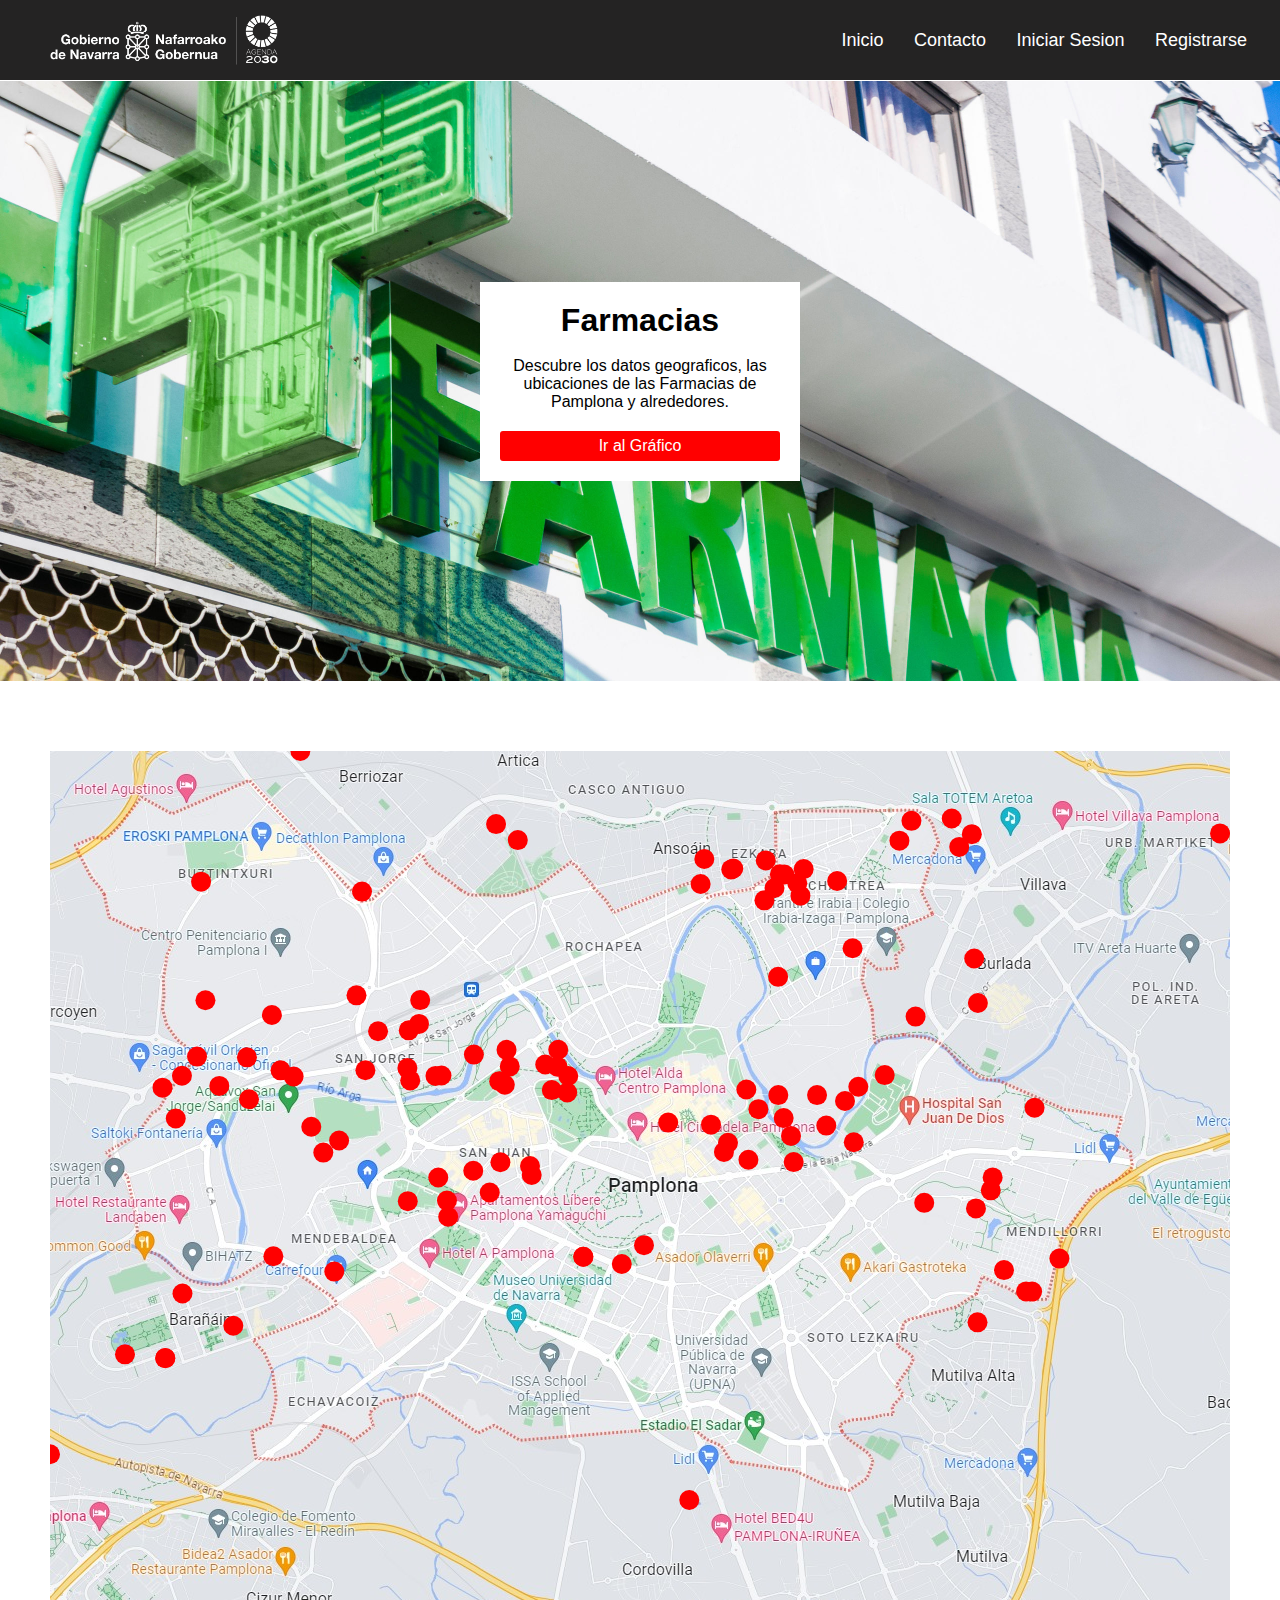
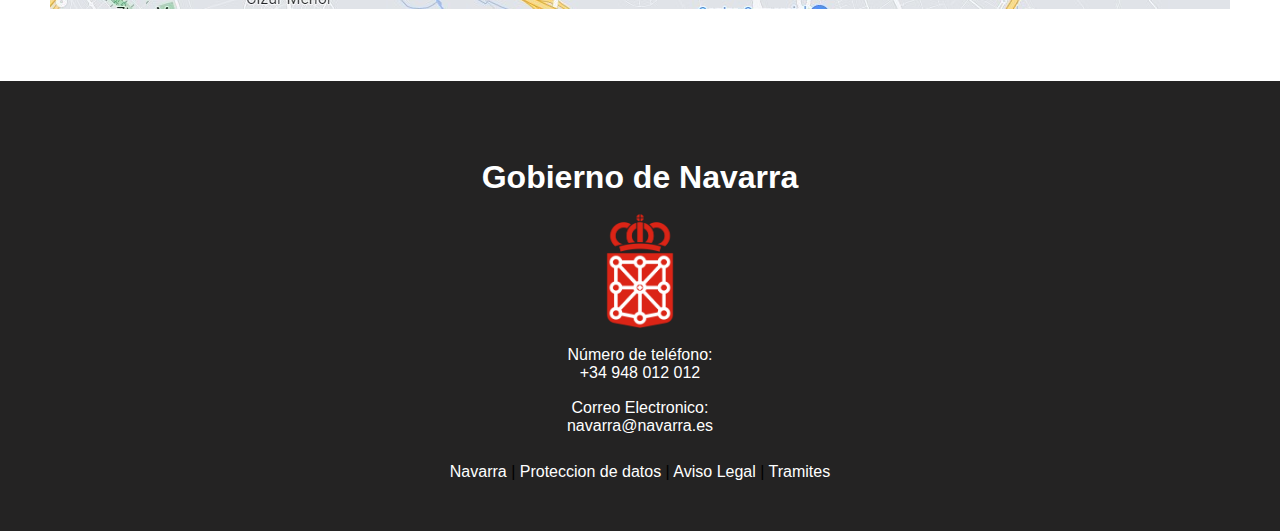
<file: PáginaWeb/farmacias.html>
<!DOCTYPE html>
<html lang="en">

<head>
  <meta charset="UTF-8">
  <meta http-equiv="X-UA-Compatible" content="IE=edge">
  <meta name="viewport" content="width=device-width, initial-scale=1.0">
  <title>Estadísticas Navarra | Poblacion</title>
  <link rel="stylesheet" href="css/farmacias.css">
</head>

<body>
  <!----------------- Barra de navegacion -------------------->
  <div class="div-nav">
    <a href="index.html" class="enlace">
      <img class="logo" src="img/logoNavarrablanco.png" alt="logo">
    </a>
    <!-- CheckBox del menu hamburguesa -->
    <input type="checkbox" id="checkbox">
    <label for="checkbox" class="checkboton">
      <!-- MenuHamburguesa logo -->
      <img class="menu-hmb" src="img/Menú-hamburguesa-herramienta-practica-o-icono-inutil.png" alt="iconoMenu">
    </label>
    <div class="div-nav-text">
      <!-- Links de "Inicio", "Contacto", etc -->
      <ul>
        <li><a href="index.html">Inicio</a></li>
        <li><a href="#aboutUs">Contacto</a></li>
        <!-- Iniciar sesion y registrarse -->
        <li><a id="login" href="#">Iniciar Sesion</a></li>
        <li><a id="login" href="#">Registrarse</a></li>
      </ul>
    </div>
  </div>

  <!---------------------- Segunda seccion ------------------------->

  <div class="box-mini-div2">
    <div class="mini-div2">
      <h1>Farmacias</h1>
      <br />
      <p>Descubre los datos geograficos, las ubicaciones de las Farmacias de Pamplona y alrededores.
      </p>
      <a href="#farmacia">
        <div class="link-mas2">
          <a href="#box-grafico"><p>Ir al Gráfico</p></a>
        </div>
      </a>
    </div>
  </div>

  <!---------------------- Gráfico ----------------------->
  <div class="box-grafico" id="box-grafico">
    <svg width="1180" height="858" xmlns="http://www.w3.org/2000/svg">
      <image href="mapaNavarra2.jpg" x="0" y="0" width="1180" height="858"/>
      <circle r="10" cx="507.43862505140714" cy="315.6651836394849" fill="red"/>
      <circle r="10" cx="357.4006330817938" cy="317.10891185407127" fill="red"/>
      <circle r="10" cx="132.4734201040119" cy="542.4670996137338" fill="red"/>
      <circle r="10" cx="456.54507623729296" cy="298.8046777637519" fill="red"/>
      <circle r="10" cx="495.24452014407143" cy="313.46647159331224" fill="red"/>
      <circle r="10" cx="518.2432232289575" cy="325.0371312148163" fill="red"/>
      <circle r="10" cx="328.0564913568087" cy="280.2955338310785" fill="red"/>
      <circle r="10" cx="423.88937498023733" cy="303.57525653692574" fill="red"/>
      <circle r="10" cx="927.5272761892993" cy="571.3285291969842" fill="red"/>
      <circle r="10" cx="698.4227932705544" cy="408.7061484355836" fill="red"/>
      <circle r="10" cx="449.1815699809231" cy="330.12568816721614" fill="red"/>
      <circle r="10" cx="-3942.6330484459177" cy="-2076.6243274443914" fill="red"/>
      <circle r="10" cx="-3860.7273482154123" cy="-2101.5375350714166" fill="red"/>
      <circle r="10" cx="-12344.483847351978" cy="357.5683040640015" fill="red"/>
      <circle r="10" cx="-292.202979484573" cy="327.55121080360914" fill="red"/>
      <circle r="10" cx="385.48207879415713" cy="324.8777552134252" fill="red"/>
      <circle r="10" cx="360.22091736015864" cy="329.37553509087775" fill="red"/>
      <circle r="10" cx="861.4465641397983" cy="69.84452192771823" fill="red"/>
      <circle r="10" cx="17899.336974354926" cy="15640.323507011179" fill="red"/>
      <circle r="10" cx="-22274.25523008569" cy="330.78869809033677" fill="red"/>
      <circle r="10" cx="-1168.15188231715" cy="604.6489592285961" fill="red"/>
      <circle r="10" cx="-3445.828203276731" cy="3072.8302741249463" fill="red"/>
      <circle r="10" cx="-3456.4424112369306" cy="3057.751712916772" fill="red"/>
      <circle r="10" cx="-3425.7523189727217" cy="3079.8307950910057" fill="red"/>
      <circle r="10" cx="-3458.2515780138783" cy="3058.846053474692" fill="red"/>
      <circle r="10" cx="-3458.257761976449" cy="3058.8492648476295" fill="red"/>
      <circle r="10" cx="-5669.79705745657" cy="1190.5211291411997" fill="red"/>
      <circle r="10" cx="230.51802076399326" cy="319.3127747262224" fill="red"/>
      <circle r="10" cx="370.19015055312775" cy="249.1101011520459" fill="red"/>
      <circle r="10" cx="74.9959987855982" cy="603.3045336487321" fill="red"/>
      <circle r="10" cx="115.27448101667687" cy="607.123805868785" fill="red"/>
      <circle r="10" cx="5126.896813641302" cy="-1882.6681403361436" fill="red"/>
      <circle r="10" cx="-7433.008542676223" cy="-252.2982409633023" fill="red"/>
      <circle r="10" cx="927.8928531019483" cy="251.96017590544034" fill="red"/>
      <circle r="10" cx="454.80947953579016" cy="333.74309855819956" fill="red"/>
      <circle r="10" cx="-19892.979231677018" cy="87.9754675123404" fill="red"/>
      <circle r="10" cx="-8611.773184351856" cy="370.2050924259074" fill="red"/>
      <circle r="10" cx="-68929.46833291999" cy="15307.651148049406" fill="red"/>
      <circle r="10" cx="-694.7913835092913" cy="399.44838684783645" fill="red"/>
      <circle r="10" cx="501.82835513027385" cy="339.10373802758113" fill="red"/>
      <circle r="10" cx="-12419.279928985285" cy="395.48758740139965" fill="red"/>
      <circle r="10" cx="-2559.430046214955" cy="-661.6077082019201" fill="red"/>
      <circle r="10" cx="747.3017021697015" cy="132.2078542016443" fill="red"/>
      <circle r="10" cx="-27930.904898087727" cy="6133.595228083863" fill="red"/>
      <circle r="10" cx="9347.02041479526" cy="-577.3913380913637" fill="red"/>
      <circle r="10" cx="115.25933879590593" cy="607.1253992902621" fill="red"/>
      <circle r="10" cx="-12717.048432510346" cy="982.011201515752" fill="red"/>
      <circle r="10" cx="369.0260120371822" cy="272.89870182708364" fill="red"/>
      <circle r="10" cx="-1156.5255386910867" cy="987.8156907186349" fill="red"/>
      <circle r="10" cx="-54461.18919171579" cy="19966.56967321057" fill="red"/>
      <circle r="10" cx="508.24299542908557" cy="298.70373448264036" fill="red"/>
      <circle r="10" cx="984.5658801083919" cy="356.75216328835086" fill="red"/>
      <circle r="10" cx="131.94694595830515" cy="324.7181374340744" fill="red"/>
      <circle r="10" cx="306.4905625260435" cy="244.3693943745202" fill="red"/>
      <circle r="10" cx="459.7529878129717" cy="315.4343263187202" fill="red"/>
      <circle r="10" cx="221.89855254464783" cy="263.9675411892349" fill="red"/>
      <circle r="10" cx="517.2540076982696" cy="341.5018790027698" fill="red"/>
      <circle r="10" cx="741.0019451444969" cy="384.91598039335986" fill="red"/>
      <circle r="10" cx="396.9436633379664" cy="449.5711041922186" fill="red"/>
      <circle r="10" cx="2594.785545246443" cy="4063.5161030951294" fill="red"/>
      <circle r="10" cx="391.4953851783648" cy="324.5247351333637" fill="red"/>
      <circle r="10" cx="223.36208388092928" cy="505.23746300213134" fill="red"/>
      <circle r="10" cx="358.7375582046807" cy="279.36713681732726" fill="red"/>
      <circle r="10" cx="112.49616037402302" cy="336.6867911779191" fill="red"/>
      <circle r="10" cx="-4602.915859004483" cy="1652.4153171484995" fill="red"/>
      <circle r="10" cx="243.623942441307" cy="325.54929920524955" fill="red"/>
      <circle r="10" cx="196.93051987793297" cy="306.363992236993" fill="red"/>
      <circle r="10" cx="439.711037856061" cy="441.55177842297053" fill="red"/>
      <circle r="10" cx="155.43605114193633" cy="249.24885635169085" fill="red"/>
      <circle r="10" cx="284.2959553236142" cy="520.5860106213495" fill="red"/>
      <circle r="10" cx="660.9946786393411" cy="373.6727940003184" fill="red"/>
      <circle r="10" cx="198.9950335493777" cy="348.2826667729787" fill="red"/>
      <circle r="10" cx="-1625.9562048891094" cy="250.87096102370197" fill="red"/>
      <circle r="10" cx="147.0434566626791" cy="305.5661620377323" fill="red"/>
      <circle r="10" cx="533.314647220308" cy="505.7428229858906" fill="red"/>
      <circle r="10" cx="533.314647220308" cy="505.74282298598337" fill="red"/>
      <circle r="10" cx="261.29143133433536" cy="375.72545918879405" fill="red"/>
      <circle r="10" cx="808.3148678471334" cy="335.70123409719235" fill="red"/>
      <circle r="10" cx="734.3440069360659" cy="123.45408649199089" fill="red"/>
      <circle r="10" cx="398.209785516141" cy="465.7155369711054" fill="red"/>
      <circle r="10" cx="767.0414169514552" cy="344.118208982316" fill="red"/>
      <circle r="10" cx="357.77341480832547" cy="450.1673132168635" fill="red"/>
      <circle r="10" cx="183.3310239694547" cy="574.7738109446927" fill="red"/>
      <circle r="10" cx="388.262785064755" cy="426.47729277855615" fill="red"/>
      <circle r="10" cx="169.331591401482" cy="334.90542492797795" fill="red"/>
      <circle r="10" cx="728.0971769811586" cy="225.83567979063082" fill="red"/>
      <circle r="10" cx="982.1291719367728" cy="540.6138174125572" fill="red"/>
      <circle r="10" cx="-1037.9278712067753" cy="250.2715951119535" fill="red"/>
      <circle r="10" cx="802.5727079692297" cy="197.25895752806173" fill="red"/>
      <circle r="10" cx="423.2681206332054" cy="419.7680051405059" fill="red"/>
      <circle r="10" cx="250.35116291884333" cy="NaN" fill="red"/>
      <circle r="10" cx="273.30576531542465" cy="401.56311470193396" fill="red"/>
      <circle r="10" cx="593.9885096214712" cy="494.1354344183583" fill="red"/>
      <circle r="10" cx="481.7034372612834" cy="423.9763197699085" fill="red"/>
      <circle r="10" cx="125.75419343193062" cy="367.5169730925991" fill="red"/>
      <circle r="10" cx="571.7860655162949" cy="513.0185348003542" fill="red"/>
      <circle r="10" cx="924.2061286498792" cy="207.460383365471" fill="red"/>
      <circle r="10" cx="683.2636998982634" cy="117.49692806424355" fill="red"/>
      <circle r="10" cx="289.1021589341108" cy="389.4960497150714" fill="red"/>
      <circle r="10" cx="708.4044049426448" cy="358.1710935063784" fill="red"/>
      <circle r="10" cx="450.3943169324193" cy="411.25652053441627" fill="red"/>
      <circle r="10" cx="-1166.7544258169364" cy="1004.7631632601806" fill="red"/>
      <circle r="10" cx="-389.7953010566998" cy="646.524644051362" fill="red"/>
      <circle r="10" cx="-426.0607912661508" cy="634.7098295197502" fill="red"/>
      <circle r="10" cx="-307.17192707932554" cy="668.4047601342918" fill="red"/>
      <circle r="10" cx="-303.47593704541214" cy="638.135683297558" fill="red"/>
      <circle r="10" cx="-299.23900717217475" cy="636.3355389585431" fill="red"/>
      <circle r="10" cx="-163.60873848223127" cy="682.4157803428625" fill="red"/>
      <circle r="10" cx="-250.7798164235428" cy="721.96054974051" fill="red"/>
      <circle r="10" cx="-127.4122804873623" cy="729.7371143609835" fill="red"/>
      <circle r="10" cx="NaN" cy="703.2700240380036" fill="red"/>
      <circle r="10" cx="-5486.514842353528" cy="3026.007716245751" fill="red"/>
      <circle r="10" cx="1395.699819467729" cy="146.79859990484692" fill="red"/>
      <circle r="10" cx="-27.109876703703776" cy="109.20901247437905" fill="red"/>
      <circle r="10" cx="-151.64982785633765" cy="120.5152986789617" fill="red"/>
      <circle r="10" cx="151.07320277183317" cy="130.67767212545732" fill="red"/>
      <circle r="10" cx="-75.96065207850188" cy="152.71929786884903" fill="red"/>
      <circle r="10" cx="-400.3098747120239" cy="231.6781933106431" fill="red"/>
      <circle r="10" cx="728.3009831192903" cy="344.06294250324754" fill="red"/>
      <circle r="10" cx="743.6829811369535" cy="411.1080239465955" fill="red"/>
      <circle r="10" cx="677.9931242482271" cy="391.8131602119993" fill="red"/>
      <circle r="10" cx="618.1955813174136" cy="371.56657939768047" fill="red"/>
      <circle r="10" cx="696.3288090364076" cy="338.5473371456428" fill="red"/>
      <circle r="10" cx="733.6569718185347" cy="367.1040533416908" fill="red"/>
      <circle r="10" cx="803.7766990461387" cy="391.2619639400946" fill="red"/>
      <circle r="10" cx="834.7265206445009" cy="324.0851765609932" fill="red"/>
      <circle r="10" cx="776.2803108524531" cy="374.56646824948075" fill="red"/>
      <circle r="10" cx="315.41393638332374" cy="319.2878806384597" fill="red"/>
      <circle r="10" cx="1009.3862192742527" cy="507.5681579398497" fill="red"/>
      <circle r="10" cx="1642.387278762646" cy="629.1087921866565" fill="red"/>
      <circle r="10" cx="976.1328347788658" cy="540.391292535136" fill="red"/>
      <circle r="10" cx="953.9871454273816" cy="519.1135607201522" fill="red"/>
      <circle r="10" cx="639.2830474795774" cy="748.9794348167161" fill="red"/>
      <circle r="10" cx="865.5926046958193" cy="265.59875809363984" fill="red"/>
      <circle r="10" cx="901.7371126012877" cy="67.51032916542499" fill="red"/>
      <circle r="10" cx="1170.0230524616782" cy="82.37990521794745" fill="red"/>
      <circle r="10" cx="909.224257925991" cy="95.87892742397162" fill="red"/>
      <circle r="10" cx="849.4287116827909" cy="89.63526719944457" fill="red"/>
      <circle r="10" cx="-158.92715036915615" cy="664.676872780452" fill="red"/>
      <circle r="10" cx="921.8134627197869" cy="83.12761157662317" fill="red"/>
      <circle r="10" cx="-664.1308858727571" cy="402.28133514861474" fill="red"/>
      <circle r="10" cx="673.9588822403457" cy="400.8939985233792" fill="red"/>
      <circle r="10" cx="312.0044006432872" cy="140.59837723024611" fill="red"/>
      <circle r="10" cx="874.3496798668057" cy="-67.34463853911075" fill="red"/>
      <circle r="10" cx="858.828808252234" cy="-47.831487057876075" fill="red"/>
      <circle r="10" cx="859.5421411129646" cy="-48.0833533907753" fill="red"/>
      <circle r="10" cx="798.9447706383653" cy="-43.22917566642536" fill="red"/>
      <circle r="10" cx="796.2314618527889" cy="-104.04530470688405" fill="red"/>
      <circle r="10" cx="861.9417528484482" cy="-36.853393470333685" fill="red"/>
      <circle r="10" cx="-1090.872943378752" cy="246.55794186418098" fill="red"/>
      <circle r="10" cx="606.4217449531425" cy="-85.65671272033433" fill="red"/>
      <circle r="10" cx="-947.0508505522739" cy="253.35830314270606" fill="red"/>
      <circle r="10" cx="729.8625787666533" cy="123.30832076410843" fill="red"/>
      <circle r="10" cx="681.2728296541609" cy="118.40682098750585" fill="red"/>
      <circle r="10" cx="654.3400557432324" cy="108.0059804286193" fill="red"/>
      <circle r="10" cx="750.4563824918587" cy="144.6928594951969" fill="red"/>
      <circle r="10" cx="724.4866822804324" cy="137.03907442655873" fill="red"/>
      <circle r="10" cx="787.1289909963962" cy="130.03637915452236" fill="red"/>
      <circle r="10" cx="714.439086001832" cy="149.35960613653333" fill="red"/>
      <circle r="10" cx="753.6677636413369" cy="118.08975688025566" fill="red"/>
      <circle r="10" cx="650.6161122098565" cy="132.97624595130947" fill="red"/>
      <circle r="10" cx="715.7333034635521" cy="109.38287534767551" fill="red"/>
      <circle r="10" cx="446.0755552588962" cy="73.09065827296945" fill="red"/>
      <circle r="10" cx="467.8037689393386" cy="89.08726477423625" fill="red"/>
      <circle r="10" cx="874.2295872019604" cy="451.8401427962017" fill="red"/>
      <circle r="10" cx="942.6614617805462" cy="426.4245604586504" fill="red"/>
      <circle r="10" cx="940.7867117354181" cy="439.3618655258251" fill="red"/>
      <circle r="10" cx="925.9665337402839" cy="457.3798932297759" fill="red"/>
      <circle r="10" cx="480" cy="415" fill="red"/>
      <circle r="10" cx="795" cy="350" fill="red"/>
  </svg>
  </div>

  <!---------------------- About Us ------------------------->
  <div class="contenedor-aboutUs">
    <div class="texto-aboutUs">
      <h1>Gobierno de Navarra</h1>
      <img id="aboutUs" src="img/Escudo_del_gobierno_de_Navarra.svg.png" alt="logoNavarra">
      <p>
        Número de teléfono:
        <br />
        +34 948 012 012
      </p>
      <p>
        Correo Electronico:
        <br />
        navarra@navarra.es
      </p>
    </div>
    <div class=texto-terminos>
      <p>
        <a href="https://www.navarra.es/home_es/Navarra/" target="_blank">Navarra</a>
        |
        <a href="https://www.navarra.es/es/proteccion-de-datos">Proteccion de datos</a>
        |
        <a href="https://www.navarra.es/es/aviso-legal" target="_blank">Aviso Legal</a>
        |
        <a href="https://www.navarra.es/es/tramites">Tramites</a>
      </p>

    </div>
  </div>
</body>

</html>
</file>
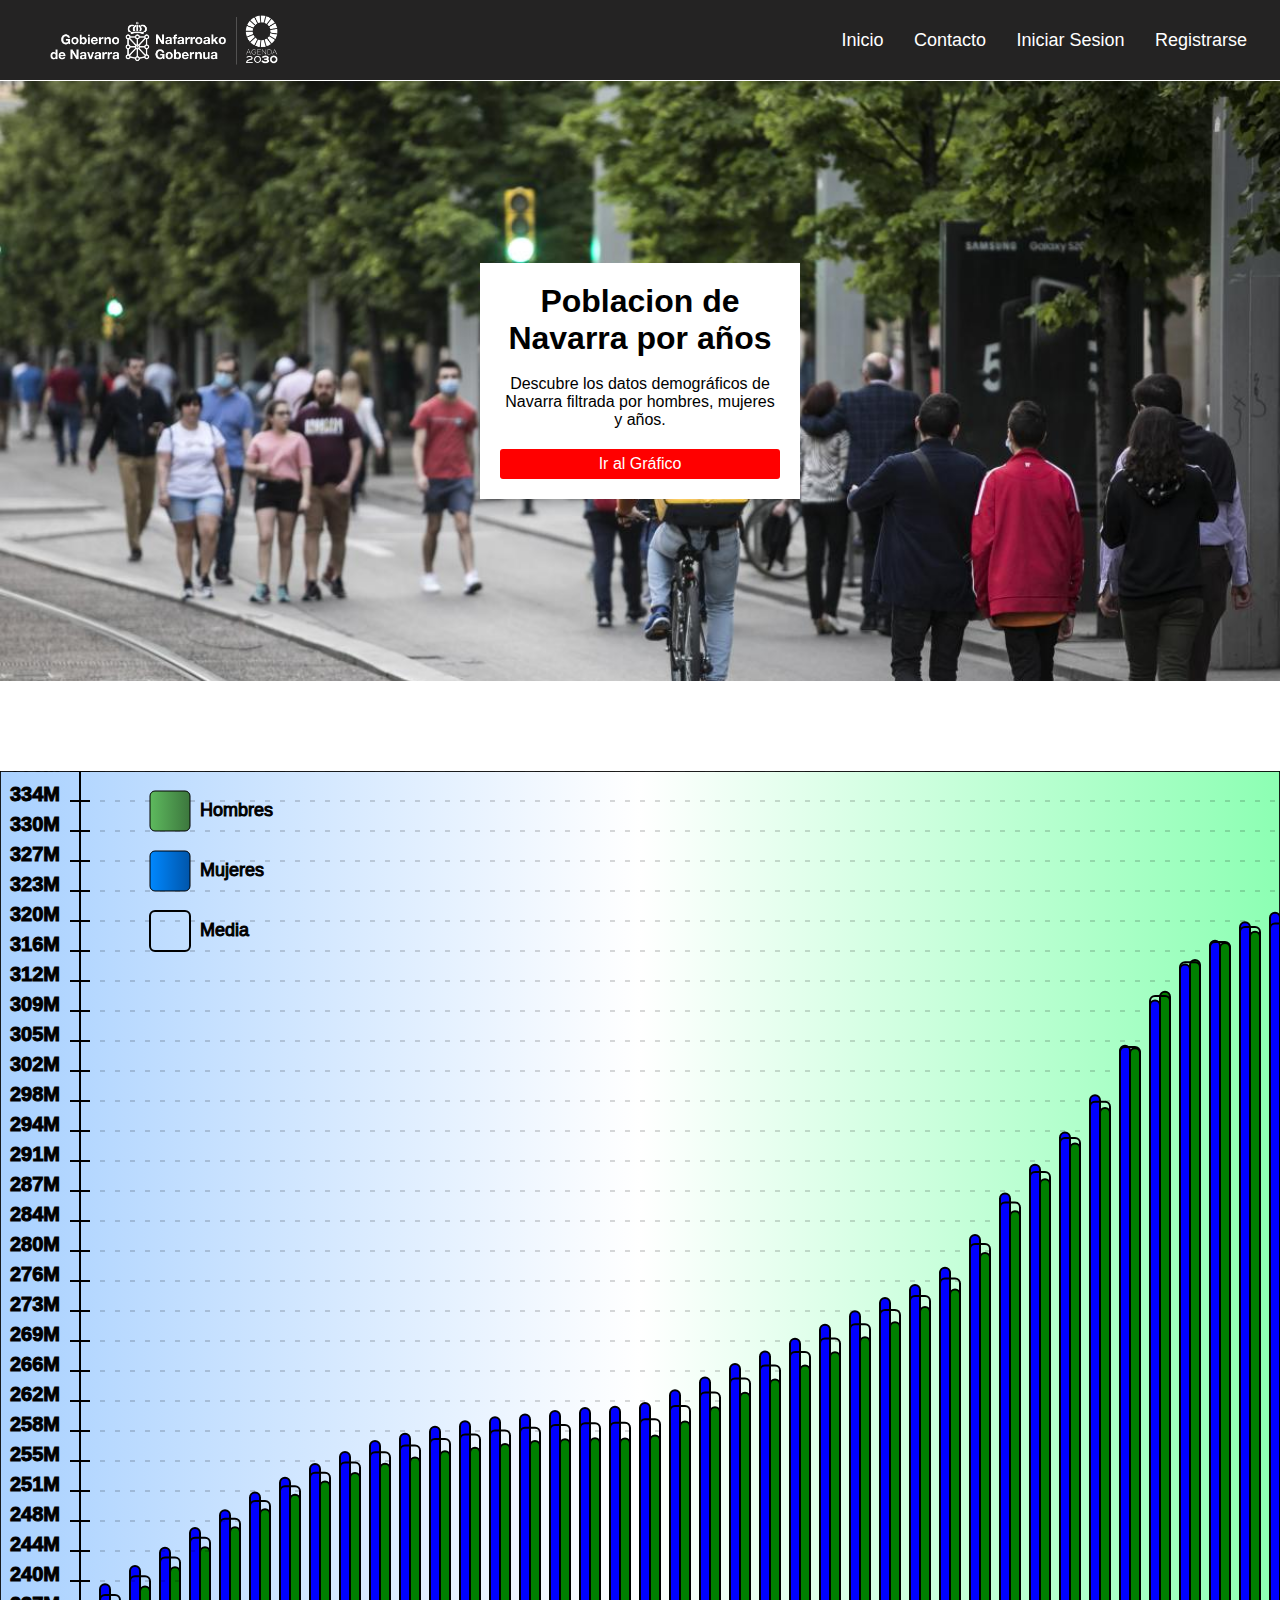
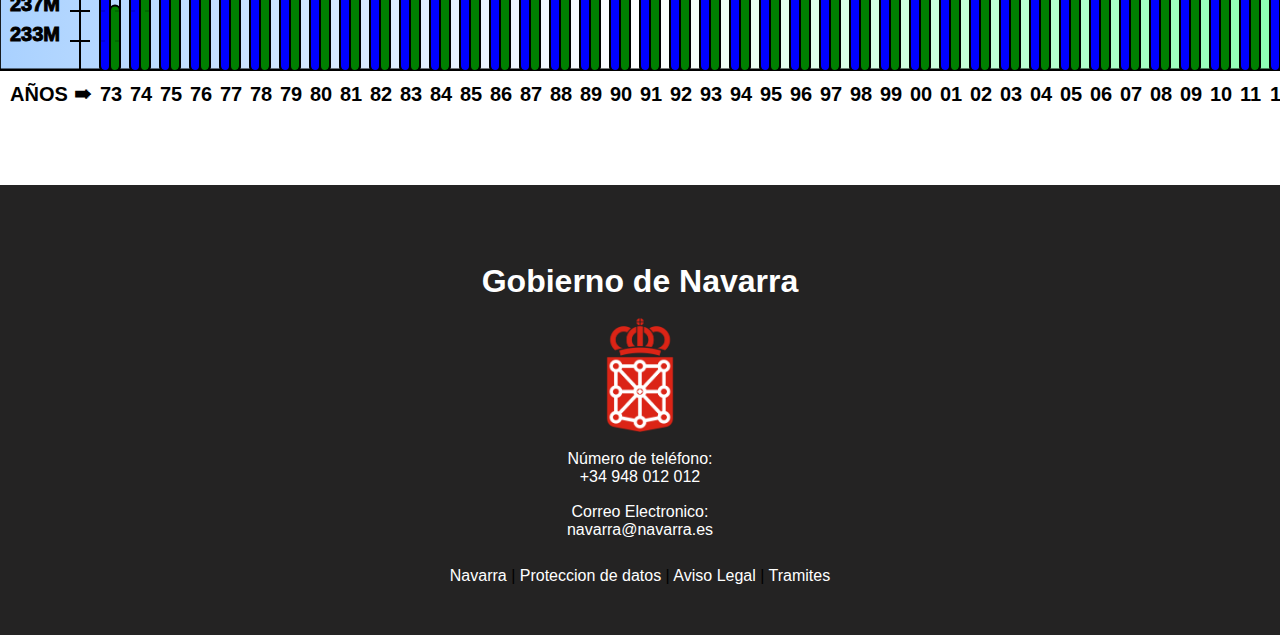
<file: PáginaWeb/poblacionNavarraPorAnos.html>
<!DOCTYPE html>
<html lang="en">

<head>
  <meta charset="UTF-8">
  <meta http-equiv="X-UA-Compatible" content="IE=edge">
  <meta name="viewport" content="width=device-width, initial-scale=1.0">
  <title>Estadísticas Navarra | Poblacion</title>
  <link rel="stylesheet" href="css/poblacionNavarraPorAnos.css">
</head>

<body>
  <!----------------- Barra de navegacion -------------------->
  <div class="div-nav">
    <a href="index.html" class="enlace">
      <img class="logo" src="img/logoNavarrablanco.png" alt="logo">
    </a>
    <!-- CheckBox del menu hamburguesa -->
    <input type="checkbox" id="checkbox">
    <label for="checkbox" class="checkboton">
      <!-- MenuHamburguesa logo -->
      <img class="menu-hmb" src="img/Menú-hamburguesa-herramienta-practica-o-icono-inutil.png" alt="iconoMenu">
    </label>
    <div class="div-nav-text">
      <!-- Links de "Inicio", "Contacto", etc -->
      <ul>
        <li><a href="index.html">Inicio</a></li>
        <li><a href="#aboutUs">Contacto</a></li>
        <!-- Iniciar sesion y registrarse -->
        <li><a id="login" href="#">Iniciar Sesion</a></li>
        <li><a id="login" href="#">Registrarse</a></li>
      </ul>
    </div>
  </div>

  <!---------------------- Segunda seccion ------------------------->

  <div class="box-mini-div2">
    <div class="mini-div2">
      <h1>Poblacion de Navarra por años</h1>
      <br />
      <p>Descubre los datos demográficos de Navarra filtrada por hombres, mujeres y años.
      </p>
      <a href="#farmacia">
        <div class="link-mas2">
          <a href="#box-grafico"><p>Ir al Gráfico</p></a>
        </div>
      </a>
    </div>
  </div>


<!---------------------- Gráfico ----------------------->
<div class="box-grafico" id="box-grafico">

  <svg width="1600" height="900" fill="black" stroke="black" stroke-width="1" xmlns="http://www.w3.org/2000/svg">
    <defs>
        <linearGradient id="grad" x1="0%" y1="0%" x2="100%" y2="0%">
            <stop offset="0%" stop-color="#A9D1FF"/>
            <stop offset="50%" stop-color="#ffffff"/>
            <stop offset="100%" stop-color="#8CFFB3"/>
        </linearGradient>
    </defs>
    <rect x="0" y="0" width="100%" height="100%" fill="url(#grad)"/>
    <rect width="100%" height="100%" fill="url(#grid)"/>
    <line x1="80" y1="0" x2="80" y2="900" stroke="black" stroke-width="2"/>
    <rect width="100%" height="100%" fill="url(#grid)"/>
    <line x1="0" y1="900" x2="1600" y2="900" stroke="black" stroke-width="5"/>
    <rect x="100" y="813.2166666666667" width="10" height="86.78333333333333" fill="blue" stroke="black"
          stroke-width="2" opacity="1" rx="5" ry="5"/>
    <rect x="110" y="834.55" width="10" height="65.45" fill="green" stroke="black" stroke-width="2" opacity="1" rx="5"
          ry="5"/>
    <rect x="100" y="823.8833333333333" width="20" height="76.11666666666666" stroke="black" stroke-width="2"
          opacity="1" fill-opacity="0" rx="5" ry="5"/>
    <line x1="70" y1="870" x2="90" y2="870" stroke="black" stroke-width="2"/>
    <line x1="70" y1="870" x2="1600" y2="870" stroke="black" stroke-dasharray="5, 10" opacity="0.3"/>
    <text x="10" y="870" font-size="20" font-weight="bold">233M</text>
    <rect x="130" y="794.9333333333334" width="10" height="105.06666666666666" fill="blue" stroke="black"
          stroke-width="2" opacity="1" rx="5" ry="5"/>
    <rect x="140" y="815.4833333333333" width="10" height="84.51666666666667" fill="green" stroke="black"
          stroke-width="2" opacity="1" rx="5" ry="5"/>
    <rect x="130" y="805.2083333333334" width="20" height="94.79166666666667" stroke="black" stroke-width="2"
          opacity="1" fill-opacity="0" rx="5" ry="5"/>
    <line x1="70" y1="840" x2="90" y2="840" stroke="black" stroke-width="2"/>
    <line x1="70" y1="840" x2="1600" y2="840" stroke="black" stroke-dasharray="5, 10" opacity="0.3"/>
    <text x="10" y="840" font-size="20" font-weight="bold">237M</text>
    <rect x="160" y="776.7666666666667" width="10" height="123.23333333333333" fill="blue" stroke="black"
          stroke-width="2" opacity="1" rx="5" ry="5"/>
    <rect x="170" y="796.15" width="10" height="103.85" fill="green" stroke="black" stroke-width="2" opacity="1" rx="5"
          ry="5"/>
    <rect x="160" y="786.4583333333334" width="20" height="113.54166666666667" stroke="black" stroke-width="2"
          opacity="1" fill-opacity="0" rx="5" ry="5"/>
    <line x1="70" y1="810" x2="90" y2="810" stroke="black" stroke-width="2"/>
    <line x1="70" y1="810" x2="1600" y2="810" stroke="black" stroke-dasharray="5, 10" opacity="0.3"/>
    <text x="10" y="810" font-size="20" font-weight="bold">240M</text>
    <rect x="190" y="757.025" width="10" height="142.975" fill="blue" stroke="black" stroke-width="2" opacity="1" rx="5"
          ry="5"/>
    <rect x="200" y="776.3666666666667" width="10" height="123.63333333333334" fill="green" stroke="black"
          stroke-width="2" opacity="1" rx="5" ry="5"/>
    <rect x="190" y="766.6958333333333" width="20" height="133.30416666666667" stroke="black" stroke-width="2"
          opacity="1" fill-opacity="0" rx="5" ry="5"/>
    <line x1="70" y1="780" x2="90" y2="780" stroke="black" stroke-width="2"/>
    <line x1="70" y1="780" x2="1600" y2="780" stroke="black" stroke-dasharray="5, 10" opacity="0.3"/>
    <text x="10" y="780" font-size="20" font-weight="bold">244M</text>
    <rect x="220" y="739.35" width="10" height="160.65" fill="blue" stroke="black" stroke-width="2" opacity="1" rx="5"
          ry="5"/>
    <rect x="230" y="756.225" width="10" height="143.775" fill="green" stroke="black" stroke-width="2" opacity="1"
          rx="5" ry="5"/>
    <rect x="220" y="747.7875" width="20" height="152.2125" stroke="black" stroke-width="2" opacity="1" fill-opacity="0"
          rx="5" ry="5"/>
    <line x1="70" y1="750" x2="90" y2="750" stroke="black" stroke-width="2"/>
    <line x1="70" y1="750" x2="1600" y2="750" stroke="black" stroke-dasharray="5, 10" opacity="0.3"/>
    <text x="10" y="750" font-size="20" font-weight="bold">248M</text>
    <rect x="250" y="721.4666666666667" width="10" height="178.53333333333333" fill="blue" stroke="black"
          stroke-width="2" opacity="1" rx="5" ry="5"/>
    <rect x="260" y="738.3166666666666" width="10" height="161.68333333333334" fill="green" stroke="black"
          stroke-width="2" opacity="1" rx="5" ry="5"/>
    <rect x="250" y="729.8916666666667" width="20" height="170.10833333333332" stroke="black" stroke-width="2"
          opacity="1" fill-opacity="0" rx="5" ry="5"/>
    <line x1="70" y1="720" x2="90" y2="720" stroke="black" stroke-width="2"/>
    <line x1="70" y1="720" x2="1600" y2="720" stroke="black" stroke-dasharray="5, 10" opacity="0.3"/>
    <text x="10" y="720" font-size="20" font-weight="bold">251M</text>
    <rect x="280" y="706.7083333333334" width="10" height="193.29166666666666" fill="blue" stroke="black"
          stroke-width="2" opacity="1" rx="5" ry="5"/>
    <rect x="290" y="723.675" width="10" height="176.325" fill="green" stroke="black" stroke-width="2" opacity="1"
          rx="5" ry="5"/>
    <rect x="280" y="715.1916666666666" width="20" height="184.80833333333334" stroke="black" stroke-width="2"
          opacity="1" fill-opacity="0" rx="5" ry="5"/>
    <line x1="70" y1="690" x2="90" y2="690" stroke="black" stroke-width="2"/>
    <line x1="70" y1="690" x2="1600" y2="690" stroke="black" stroke-dasharray="5, 10" opacity="0.3"/>
    <text x="10" y="690" font-size="20" font-weight="bold">255M</text>
    <rect x="310" y="692.95" width="10" height="207.05" fill="blue" stroke="black" stroke-width="2" opacity="1" rx="5"
          ry="5"/>
    <rect x="320" y="710.575" width="10" height="189.425" fill="green" stroke="black" stroke-width="2" opacity="1"
          rx="5" ry="5"/>
    <rect x="310" y="701.7625" width="20" height="198.2375" stroke="black" stroke-width="2" opacity="1" fill-opacity="0"
          rx="5" ry="5"/>
    <line x1="70" y1="660" x2="90" y2="660" stroke="black" stroke-width="2"/>
    <line x1="70" y1="660" x2="1600" y2="660" stroke="black" stroke-dasharray="5, 10" opacity="0.3"/>
    <text x="10" y="660" font-size="20" font-weight="bold">258M</text>
    <rect x="340" y="680.8916666666667" width="10" height="219.10833333333332" fill="blue" stroke="black"
          stroke-width="2" opacity="1" rx="5" ry="5"/>
    <rect x="350" y="701.975" width="10" height="198.025" fill="green" stroke="black" stroke-width="2" opacity="1"
          rx="5" ry="5"/>
    <rect x="340" y="691.4333333333334" width="20" height="208.56666666666666" stroke="black" stroke-width="2"
          opacity="1" fill-opacity="0" rx="5" ry="5"/>
    <line x1="70" y1="630" x2="90" y2="630" stroke="black" stroke-width="2"/>
    <line x1="70" y1="630" x2="1600" y2="630" stroke="black" stroke-dasharray="5, 10" opacity="0.3"/>
    <text x="10" y="630" font-size="20" font-weight="bold">262M</text>
    <rect x="370" y="670.0583333333334" width="10" height="229.94166666666666" fill="blue" stroke="black"
          stroke-width="2" opacity="1" rx="5" ry="5"/>
    <rect x="380" y="692.6583333333333" width="10" height="207.34166666666667" fill="green" stroke="black"
          stroke-width="2" opacity="1" rx="5" ry="5"/>
    <rect x="370" y="681.3583333333333" width="20" height="218.64166666666668" stroke="black" stroke-width="2"
          opacity="1" fill-opacity="0" rx="5" ry="5"/>
    <line x1="70" y1="600" x2="90" y2="600" stroke="black" stroke-width="2"/>
    <line x1="70" y1="600" x2="1600" y2="600" stroke="black" stroke-dasharray="5, 10" opacity="0.3"/>
    <text x="10" y="600" font-size="20" font-weight="bold">266M</text>
    <rect x="400" y="662.725" width="10" height="237.275" fill="blue" stroke="black" stroke-width="2" opacity="1" rx="5"
          ry="5"/>
    <rect x="410" y="686.5" width="10" height="213.5" fill="green" stroke="black" stroke-width="2" opacity="1" rx="5"
          ry="5"/>
    <rect x="400" y="674.6125" width="20" height="225.3875" stroke="black" stroke-width="2" opacity="1" fill-opacity="0"
          rx="5" ry="5"/>
    <line x1="70" y1="570" x2="90" y2="570" stroke="black" stroke-width="2"/>
    <line x1="70" y1="570" x2="1600" y2="570" stroke="black" stroke-dasharray="5, 10" opacity="0.3"/>
    <text x="10" y="570" font-size="20" font-weight="bold">269M</text>
    <rect x="430" y="655.7583333333333" width="10" height="244.24166666666667" fill="blue" stroke="black"
          stroke-width="2" opacity="1" rx="5" ry="5"/>
    <rect x="440" y="680.1833333333334" width="10" height="219.81666666666666" fill="green" stroke="black"
          stroke-width="2" opacity="1" rx="5" ry="5"/>
    <rect x="430" y="667.9708333333333" width="20" height="232.02916666666667" stroke="black" stroke-width="2"
          opacity="1" fill-opacity="0" rx="5" ry="5"/>
    <line x1="70" y1="540" x2="90" y2="540" stroke="black" stroke-width="2"/>
    <line x1="70" y1="540" x2="1600" y2="540" stroke="black" stroke-dasharray="5, 10" opacity="0.3"/>
    <text x="10" y="540" font-size="20" font-weight="bold">273M</text>
    <rect x="460" y="650.1583333333333" width="10" height="249.84166666666667" fill="blue" stroke="black"
          stroke-width="2" opacity="1" rx="5" ry="5"/>
    <rect x="470" y="676.7" width="10" height="223.3" fill="green" stroke="black" stroke-width="2" opacity="1" rx="5"
          ry="5"/>
    <rect x="460" y="663.4291666666667" width="20" height="236.57083333333333" stroke="black" stroke-width="2"
          opacity="1" fill-opacity="0" rx="5" ry="5"/>
    <line x1="70" y1="510" x2="90" y2="510" stroke="black" stroke-width="2"/>
    <line x1="70" y1="510" x2="1600" y2="510" stroke="black" stroke-dasharray="5, 10" opacity="0.3"/>
    <text x="10" y="510" font-size="20" font-weight="bold">276M</text>
    <rect x="490" y="646.1583333333333" width="10" height="253.84166666666667" fill="blue" stroke="black"
          stroke-width="2" opacity="1" rx="5" ry="5"/>
    <rect x="500" y="672.8833333333333" width="10" height="227.11666666666667" fill="green" stroke="black"
          stroke-width="2" opacity="1" rx="5" ry="5"/>
    <rect x="490" y="659.5208333333334" width="20" height="240.47916666666666" stroke="black" stroke-width="2"
          opacity="1" fill-opacity="0" rx="5" ry="5"/>
    <line x1="70" y1="480" x2="90" y2="480" stroke="black" stroke-width="2"/>
    <line x1="70" y1="480" x2="1600" y2="480" stroke="black" stroke-dasharray="5, 10" opacity="0.3"/>
    <text x="10" y="480" font-size="20" font-weight="bold">280M</text>
    <rect x="520" y="643.4583333333333" width="10" height="256.5416666666667" fill="blue" stroke="black"
          stroke-width="2" opacity="1" rx="5" ry="5"/>
    <rect x="530" y="670.05" width="10" height="229.95" fill="green" stroke="black" stroke-width="2" opacity="1" rx="5"
          ry="5"/>
    <rect x="520" y="656.7541666666666" width="20" height="243.24583333333334" stroke="black" stroke-width="2"
          opacity="1" fill-opacity="0" rx="5" ry="5"/>
    <line x1="70" y1="450" x2="90" y2="450" stroke="black" stroke-width="2"/>
    <line x1="70" y1="450" x2="1600" y2="450" stroke="black" stroke-dasharray="5, 10" opacity="0.3"/>
    <text x="10" y="450" font-size="20" font-weight="bold">284M</text>
    <rect x="550" y="639.925" width="10" height="260.075" fill="blue" stroke="black" stroke-width="2" opacity="1" rx="5"
          ry="5"/>
    <rect x="560" y="668.2416666666667" width="10" height="231.75833333333333" fill="green" stroke="black"
          stroke-width="2" opacity="1" rx="5" ry="5"/>
    <rect x="550" y="654.0833333333334" width="20" height="245.91666666666666" stroke="black" stroke-width="2"
          opacity="1" fill-opacity="0" rx="5" ry="5"/>
    <line x1="70" y1="420" x2="90" y2="420" stroke="black" stroke-width="2"/>
    <line x1="70" y1="420" x2="1600" y2="420" stroke="black" stroke-dasharray="5, 10" opacity="0.3"/>
    <text x="10" y="420" font-size="20" font-weight="bold">287M</text>
    <rect x="580" y="637.025" width="10" height="262.975" fill="blue" stroke="black" stroke-width="2" opacity="1" rx="5"
          ry="5"/>
    <rect x="590" y="667.225" width="10" height="232.775" fill="green" stroke="black" stroke-width="2" opacity="1"
          rx="5" ry="5"/>
    <rect x="580" y="652.125" width="20" height="247.875" stroke="black" stroke-width="2" opacity="1" fill-opacity="0"
          rx="5" ry="5"/>
    <line x1="70" y1="390" x2="90" y2="390" stroke="black" stroke-width="2"/>
    <line x1="70" y1="390" x2="1600" y2="390" stroke="black" stroke-dasharray="5, 10" opacity="0.3"/>
    <text x="10" y="390" font-size="20" font-weight="bold">291M</text>
    <rect x="610" y="635.7" width="10" height="264.3" fill="blue" stroke="black" stroke-width="2" opacity="1" rx="5"
          ry="5"/>
    <rect x="620" y="667.6083333333333" width="10" height="232.39166666666668" fill="green" stroke="black"
          stroke-width="2" opacity="1" rx="5" ry="5"/>
    <rect x="610" y="651.6541666666667" width="20" height="248.34583333333333" stroke="black" stroke-width="2"
          opacity="1" fill-opacity="0" rx="5" ry="5"/>
    <line x1="70" y1="360" x2="90" y2="360" stroke="black" stroke-width="2"/>
    <line x1="70" y1="360" x2="1600" y2="360" stroke="black" stroke-dasharray="5, 10" opacity="0.3"/>
    <text x="10" y="360" font-size="20" font-weight="bold">294M</text>
    <rect x="640" y="632.1" width="10" height="267.9" fill="blue" stroke="black" stroke-width="2" opacity="1" rx="5"
          ry="5"/>
    <rect x="650" y="664.45" width="10" height="235.55" fill="green" stroke="black" stroke-width="2" opacity="1" rx="5"
          ry="5"/>
    <rect x="640" y="648.275" width="20" height="251.725" stroke="black" stroke-width="2" opacity="1" fill-opacity="0"
          rx="5" ry="5"/>
    <line x1="70" y1="330" x2="90" y2="330" stroke="black" stroke-width="2"/>
    <line x1="70" y1="330" x2="1600" y2="330" stroke="black" stroke-dasharray="5, 10" opacity="0.3"/>
    <text x="10" y="330" font-size="20" font-weight="bold">298M</text>
    <rect x="670" y="619.3" width="10" height="280.7" fill="blue" stroke="black" stroke-width="2" opacity="1" rx="5"
          ry="5"/>
    <rect x="680" y="650.5666666666666" width="10" height="249.43333333333334" fill="green" stroke="black"
          stroke-width="2" opacity="1" rx="5" ry="5"/>
    <rect x="670" y="634.9333333333334" width="20" height="265.06666666666666" stroke="black" stroke-width="2"
          opacity="1" fill-opacity="0" rx="5" ry="5"/>
    <line x1="70" y1="300" x2="90" y2="300" stroke="black" stroke-width="2"/>
    <line x1="70" y1="300" x2="1600" y2="300" stroke="black" stroke-dasharray="5, 10" opacity="0.3"/>
    <text x="10" y="300" font-size="20" font-weight="bold">302M</text>
    <rect x="700" y="606.5833333333333" width="10" height="293.4166666666667" fill="blue" stroke="black"
          stroke-width="2" opacity="1" rx="5" ry="5"/>
    <rect x="710" y="636.175" width="10" height="263.825" fill="green" stroke="black" stroke-width="2" opacity="1"
          rx="5" ry="5"/>
    <rect x="700" y="621.3791666666666" width="20" height="278.62083333333334" stroke="black" stroke-width="2"
          opacity="1" fill-opacity="0" rx="5" ry="5"/>
    <line x1="70" y1="270" x2="90" y2="270" stroke="black" stroke-width="2"/>
    <line x1="70" y1="270" x2="1600" y2="270" stroke="black" stroke-dasharray="5, 10" opacity="0.3"/>
    <text x="10" y="270" font-size="20" font-weight="bold">305M</text>
    <rect x="730" y="593.0916666666667" width="10" height="306.90833333333336" fill="blue" stroke="black"
          stroke-width="2" opacity="1" rx="5" ry="5"/>
    <rect x="740" y="621.8" width="10" height="278.2" fill="green" stroke="black" stroke-width="2" opacity="1" rx="5"
          ry="5"/>
    <rect x="730" y="607.4458333333333" width="20" height="292.5541666666667" stroke="black" stroke-width="2"
          opacity="1" fill-opacity="0" rx="5" ry="5"/>
    <line x1="70" y1="240" x2="90" y2="240" stroke="black" stroke-width="2"/>
    <line x1="70" y1="240" x2="1600" y2="240" stroke="black" stroke-dasharray="5, 10" opacity="0.3"/>
    <text x="10" y="240" font-size="20" font-weight="bold">309M</text>
    <rect x="760" y="580.6" width="10" height="319.4" fill="blue" stroke="black" stroke-width="2" opacity="1" rx="5"
          ry="5"/>
    <rect x="770" y="608.4166666666667" width="10" height="291.5833333333333" fill="green" stroke="black"
          stroke-width="2" opacity="1" rx="5" ry="5"/>
    <rect x="760" y="594.5083333333333" width="20" height="305.4916666666667" stroke="black" stroke-width="2"
          opacity="1" fill-opacity="0" rx="5" ry="5"/>
    <line x1="70" y1="210" x2="90" y2="210" stroke="black" stroke-width="2"/>
    <line x1="70" y1="210" x2="1600" y2="210" stroke="black" stroke-dasharray="5, 10" opacity="0.3"/>
    <text x="10" y="210" font-size="20" font-weight="bold">312M</text>
    <rect x="790" y="567.6583333333333" width="10" height="332.34166666666664" fill="blue" stroke="black"
          stroke-width="2" opacity="1" rx="5" ry="5"/>
    <rect x="800" y="594.55" width="10" height="305.45" fill="green" stroke="black" stroke-width="2" opacity="1" rx="5"
          ry="5"/>
    <rect x="790" y="581.1041666666667" width="20" height="318.8958333333333" stroke="black" stroke-width="2"
          opacity="1" fill-opacity="0" rx="5" ry="5"/>
    <line x1="70" y1="180" x2="90" y2="180" stroke="black" stroke-width="2"/>
    <line x1="70" y1="180" x2="1600" y2="180" stroke="black" stroke-dasharray="5, 10" opacity="0.3"/>
    <text x="10" y="180" font-size="20" font-weight="bold">316M</text>
    <rect x="820" y="553.8416666666667" width="10" height="346.15833333333336" fill="blue" stroke="black"
          stroke-width="2" opacity="1" rx="5" ry="5"/>
    <rect x="830" y="581.3583333333333" width="10" height="318.64166666666665" fill="green" stroke="black"
          stroke-width="2" opacity="1" rx="5" ry="5"/>
    <rect x="820" y="567.6" width="20" height="332.4" stroke="black" stroke-width="2" opacity="1" fill-opacity="0"
          rx="5" ry="5"/>
    <line x1="70" y1="150" x2="90" y2="150" stroke="black" stroke-width="2"/>
    <line x1="70" y1="150" x2="1600" y2="150" stroke="black" stroke-dasharray="5, 10" opacity="0.3"/>
    <text x="10" y="150" font-size="20" font-weight="bold">320M</text>
    <rect x="850" y="540.175" width="10" height="359.825" fill="blue" stroke="black" stroke-width="2" opacity="1" rx="5"
          ry="5"/>
    <rect x="860" y="566.3083333333334" width="10" height="333.69166666666666" fill="green" stroke="black"
          stroke-width="2" opacity="1" rx="5" ry="5"/>
    <rect x="850" y="553.2416666666667" width="20" height="346.7583333333333" stroke="black" stroke-width="2"
          opacity="1" fill-opacity="0" rx="5" ry="5"/>
    <line x1="70" y1="120" x2="90" y2="120" stroke="black" stroke-width="2"/>
    <line x1="70" y1="120" x2="1600" y2="120" stroke="black" stroke-dasharray="5, 10" opacity="0.3"/>
    <text x="10" y="120" font-size="20" font-weight="bold">323M</text>
    <rect x="880" y="526.9666666666667" width="10" height="373.03333333333336" fill="blue" stroke="black"
          stroke-width="2" opacity="1" rx="5" ry="5"/>
    <rect x="890" y="551.2666666666667" width="10" height="348.73333333333335" fill="green" stroke="black"
          stroke-width="2" opacity="1" rx="5" ry="5"/>
    <rect x="880" y="539.1166666666667" width="20" height="360.8833333333333" stroke="black" stroke-width="2"
          opacity="1" fill-opacity="0" rx="5" ry="5"/>
    <line x1="70" y1="90" x2="90" y2="90" stroke="black" stroke-width="2"/>
    <line x1="70" y1="90" x2="1600" y2="90" stroke="black" stroke-dasharray="5, 10" opacity="0.3"/>
    <text x="10" y="90" font-size="20" font-weight="bold">327M</text>
    <rect x="910" y="514.0166666666667" width="10" height="385.98333333333335" fill="blue" stroke="black"
          stroke-width="2" opacity="1" rx="5" ry="5"/>
    <rect x="920" y="536.075" width="10" height="363.925" fill="green" stroke="black" stroke-width="2" opacity="1"
          rx="5" ry="5"/>
    <rect x="910" y="525.0458333333333" width="20" height="374.95416666666665" stroke="black" stroke-width="2"
          opacity="1" fill-opacity="0" rx="5" ry="5"/>
    <line x1="70" y1="60" x2="90" y2="60" stroke="black" stroke-width="2"/>
    <line x1="70" y1="60" x2="1600" y2="60" stroke="black" stroke-dasharray="5, 10" opacity="0.3"/>
    <text x="10" y="60" font-size="20" font-weight="bold">330M</text>
    <rect x="940" y="496.625" width="10" height="403.375" fill="blue" stroke="black" stroke-width="2" opacity="1" rx="5"
          ry="5"/>
    <rect x="950" y="518.4" width="10" height="381.6" fill="green" stroke="black" stroke-width="2" opacity="1" rx="5"
          ry="5"/>
    <rect x="940" y="507.5125" width="20" height="392.4875" stroke="black" stroke-width="2" opacity="1" fill-opacity="0"
          rx="5" ry="5"/>
    <line x1="70" y1="30" x2="90" y2="30" stroke="black" stroke-width="2"/>
    <line x1="70" y1="30" x2="1600" y2="30" stroke="black" stroke-dasharray="5, 10" opacity="0.3"/>
    <text x="10" y="30" font-size="20" font-weight="bold">334M</text>
    <rect x="970" y="464.01666666666665" width="10" height="435.98333333333335" fill="blue" stroke="black"
          stroke-width="2" opacity="1" rx="5" ry="5"/>
    <rect x="980" y="481.90833333333336" width="10" height="418.09166666666664" fill="green" stroke="black"
          stroke-width="2" opacity="1" rx="5" ry="5"/>
    <rect x="970" y="472.9625" width="20" height="427.0375" stroke="black" stroke-width="2" opacity="1" fill-opacity="0"
          rx="5" ry="5"/>
    <line x1="70" y1="0" x2="90" y2="0" stroke="black" stroke-width="2"/>
    <line x1="70" y1="0" x2="1600" y2="0" stroke="black" stroke-dasharray="5, 10" opacity="0.3"/>
    <text x="10" y="0" font-size="20" font-weight="bold">338M</text>
    <rect x="1000" y="422.5" width="10" height="477.5" fill="blue" stroke="black" stroke-width="2" opacity="1" rx="5"
          ry="5"/>
    <rect x="1010" y="440.28333333333336" width="10" height="459.71666666666664" fill="green" stroke="black"
          stroke-width="2" opacity="1" rx="5" ry="5"/>
    <rect x="1000" y="431.39166666666665" width="20" height="468.60833333333335" stroke="black" stroke-width="2"
          opacity="1" fill-opacity="0" rx="5" ry="5"/>
    <line x1="70" y1="-30" x2="90" y2="-30" stroke="black" stroke-width="2"/>
    <line x1="70" y1="-30" x2="1600" y2="-30" stroke="black" stroke-dasharray="5, 10" opacity="0.3"/>
    <text x="10" y="-30" font-size="20" font-weight="bold">341M</text>
    <rect x="1030" y="393.65833333333336" width="10" height="506.34166666666664" fill="blue" stroke="black"
          stroke-width="2" opacity="1" rx="5" ry="5"/>
    <rect x="1040" y="408.1666666666667" width="10" height="491.8333333333333" fill="green" stroke="black"
          stroke-width="2" opacity="1" rx="5" ry="5"/>
    <rect x="1030" y="400.9125" width="20" height="499.0875" stroke="black" stroke-width="2" opacity="1"
          fill-opacity="0" rx="5" ry="5"/>
    <line x1="70" y1="-60" x2="90" y2="-60" stroke="black" stroke-width="2"/>
    <line x1="70" y1="-60" x2="1600" y2="-60" stroke="black" stroke-dasharray="5, 10" opacity="0.3"/>
    <text x="10" y="-60" font-size="20" font-weight="bold">345M</text>
    <rect x="1060" y="361.39166666666665" width="10" height="538.6083333333333" fill="blue" stroke="black"
          stroke-width="2" opacity="1" rx="5" ry="5"/>
    <rect x="1070" y="372.5916666666667" width="10" height="527.4083333333333" fill="green" stroke="black"
          stroke-width="2" opacity="1" rx="5" ry="5"/>
    <rect x="1060" y="366.9916666666667" width="20" height="533.0083333333333" stroke="black" stroke-width="2"
          opacity="1" fill-opacity="0" rx="5" ry="5"/>
    <line x1="70" y1="-90" x2="90" y2="-90" stroke="black" stroke-width="2"/>
    <line x1="70" y1="-90" x2="1600" y2="-90" stroke="black" stroke-dasharray="5, 10" opacity="0.3"/>
    <text x="10" y="-90" font-size="20" font-weight="bold">348M</text>
    <rect x="1090" y="324.2833333333333" width="10" height="575.7166666666667" fill="blue" stroke="black"
          stroke-width="2" opacity="1" rx="5" ry="5"/>
    <rect x="1100" y="337.07500000000005" width="10" height="562.925" fill="green" stroke="black" stroke-width="2"
          opacity="1" rx="5" ry="5"/>
    <rect x="1090" y="330.6791666666667" width="20" height="569.3208333333333" stroke="black" stroke-width="2"
          opacity="1" fill-opacity="0" rx="5" ry="5"/>
    <line x1="70" y1="-120" x2="90" y2="-120" stroke="black" stroke-width="2"/>
    <line x1="70" y1="-120" x2="1600" y2="-120" stroke="black" stroke-dasharray="5, 10" opacity="0.3"/>
    <text x="10" y="-120" font-size="20" font-weight="bold">352M</text>
    <rect x="1120" y="274.625" width="10" height="625.375" fill="blue" stroke="black" stroke-width="2" opacity="1"
          rx="5" ry="5"/>
    <rect x="1130" y="277.23333333333335" width="10" height="622.7666666666667" fill="green" stroke="black"
          stroke-width="2" opacity="1" rx="5" ry="5"/>
    <rect x="1120" y="275.9291666666667" width="20" height="624.0708333333333" stroke="black" stroke-width="2"
          opacity="1" fill-opacity="0" rx="5" ry="5"/>
    <line x1="70" y1="-150" x2="90" y2="-150" stroke="black" stroke-width="2"/>
    <line x1="70" y1="-150" x2="1600" y2="-150" stroke="black" stroke-dasharray="5, 10" opacity="0.3"/>
    <text x="10" y="-150" font-size="20" font-weight="bold">356M</text>
    <rect x="1150" y="229.49166666666667" width="10" height="670.5083333333333" fill="blue" stroke="black"
          stroke-width="2" opacity="1" rx="5" ry="5"/>
    <rect x="1160" y="220.70833333333337" width="10" height="679.2916666666666" fill="green" stroke="black"
          stroke-width="2" opacity="1" rx="5" ry="5"/>
    <rect x="1150" y="225.10000000000002" width="20" height="674.9" stroke="black" stroke-width="2" opacity="1"
          fill-opacity="0" rx="5" ry="5"/>
    <line x1="70" y1="-180" x2="90" y2="-180" stroke="black" stroke-width="2"/>
    <line x1="70" y1="-180" x2="1600" y2="-180" stroke="black" stroke-dasharray="5, 10" opacity="0.3"/>
    <text x="10" y="-180" font-size="20" font-weight="bold">359M</text>
    <rect x="1180" y="193.54166666666663" width="10" height="706.4583333333334" fill="blue" stroke="black"
          stroke-width="2" opacity="1" rx="5" ry="5"/>
    <rect x="1190" y="188.88333333333333" width="10" height="711.1166666666667" fill="green" stroke="black"
          stroke-width="2" opacity="1" rx="5" ry="5"/>
    <rect x="1180" y="191.21249999999998" width="20" height="708.7875" stroke="black" stroke-width="2" opacity="1"
          fill-opacity="0" rx="5" ry="5"/>
    <line x1="70" y1="-210" x2="90" y2="-210" stroke="black" stroke-width="2"/>
    <line x1="70" y1="-210" x2="1600" y2="-210" stroke="black" stroke-dasharray="5, 10" opacity="0.3"/>
    <text x="10" y="-210" font-size="20" font-weight="bold">363M</text>
    <rect x="1210" y="169.83333333333337" width="10" height="730.1666666666666" fill="blue" stroke="black"
          stroke-width="2" opacity="1" rx="5" ry="5"/>
    <rect x="1220" y="171.97500000000002" width="10" height="728.025" fill="green" stroke="black" stroke-width="2"
          opacity="1" rx="5" ry="5"/>
    <rect x="1210" y="170.9041666666667" width="20" height="729.0958333333333" stroke="black" stroke-width="2"
          opacity="1" fill-opacity="0" rx="5" ry="5"/>
    <line x1="70" y1="-240" x2="90" y2="-240" stroke="black" stroke-width="2"/>
    <line x1="70" y1="-240" x2="1600" y2="-240" stroke="black" stroke-dasharray="5, 10" opacity="0.3"/>
    <text x="10" y="-240" font-size="20" font-weight="bold">366M</text>
    <rect x="1240" y="151.18333333333328" width="10" height="748.8166666666667" fill="blue" stroke="black"
          stroke-width="2" opacity="1" rx="5" ry="5"/>
    <rect x="1250" y="160.63333333333333" width="10" height="739.3666666666667" fill="green" stroke="black"
          stroke-width="2" opacity="1" rx="5" ry="5"/>
    <rect x="1240" y="155.9083333333333" width="20" height="744.0916666666667" stroke="black" stroke-width="2"
          opacity="1" fill-opacity="0" rx="5" ry="5"/>
    <line x1="70" y1="-270" x2="90" y2="-270" stroke="black" stroke-width="2"/>
    <line x1="70" y1="-270" x2="1600" y2="-270" stroke="black" stroke-dasharray="5, 10" opacity="0.3"/>
    <text x="10" y="-270" font-size="20" font-weight="bold">370M</text>
    <rect x="1270" y="141.77499999999998" width="10" height="758.225" fill="blue" stroke="black" stroke-width="2"
          opacity="1" rx="5" ry="5"/>
    <rect x="1280" y="163.44166666666672" width="10" height="736.5583333333333" fill="green" stroke="black"
          stroke-width="2" opacity="1" rx="5" ry="5"/>
    <rect x="1270" y="152.60833333333335" width="20" height="747.3916666666667" stroke="black" stroke-width="2"
          opacity="1" fill-opacity="0" rx="5" ry="5"/>
    <line x1="70" y1="-300" x2="90" y2="-300" stroke="black" stroke-width="2"/>
    <line x1="70" y1="-300" x2="1600" y2="-300" stroke="black" stroke-dasharray="5, 10" opacity="0.3"/>
    <text x="10" y="-300" font-size="20" font-weight="bold">374M</text>
    <rect x="1300" y="145.64166666666665" width="10" height="754.3583333333333" fill="blue" stroke="black"
          stroke-width="2" opacity="1" rx="5" ry="5"/>
    <rect x="1310" y="179.19166666666672" width="10" height="720.8083333333333" fill="green" stroke="black"
          stroke-width="2" opacity="1" rx="5" ry="5"/>
    <rect x="1300" y="162.41666666666663" width="20" height="737.5833333333334" stroke="black" stroke-width="2"
          opacity="1" fill-opacity="0" rx="5" ry="5"/>
    <line x1="70" y1="-330" x2="90" y2="-330" stroke="black" stroke-width="2"/>
    <line x1="70" y1="-330" x2="1600" y2="-330" stroke="black" stroke-dasharray="5, 10" opacity="0.3"/>
    <text x="10" y="-330" font-size="20" font-weight="bold">377M</text>
    <rect x="1330" y="145.7833333333333" width="10" height="754.2166666666667" fill="blue" stroke="black"
          stroke-width="2" opacity="1" rx="5" ry="5"/>
    <rect x="1340" y="187.52499999999998" width="10" height="712.475" fill="green" stroke="black" stroke-width="2"
          opacity="1" rx="5" ry="5"/>
    <rect x="1330" y="166.6541666666667" width="20" height="733.3458333333333" stroke="black" stroke-width="2"
          opacity="1" fill-opacity="0" rx="5" ry="5"/>
    <line x1="70" y1="-360" x2="90" y2="-360" stroke="black" stroke-width="2"/>
    <line x1="70" y1="-360" x2="1600" y2="-360" stroke="black" stroke-dasharray="5, 10" opacity="0.3"/>
    <text x="10" y="-360" font-size="20" font-weight="bold">381M</text>
    <rect x="1360" y="143.375" width="10" height="756.625" fill="blue" stroke="black" stroke-width="2" opacity="1"
          rx="5" ry="5"/>
    <rect x="1370" y="187.85000000000002" width="10" height="712.15" fill="green" stroke="black" stroke-width="2"
          opacity="1" rx="5" ry="5"/>
    <rect x="1360" y="165.61249999999995" width="20" height="734.3875" stroke="black" stroke-width="2" opacity="1"
          fill-opacity="0" rx="5" ry="5"/>
    <line x1="70" y1="-390" x2="90" y2="-390" stroke="black" stroke-width="2"/>
    <line x1="70" y1="-390" x2="1600" y2="-390" stroke="black" stroke-dasharray="5, 10" opacity="0.3"/>
    <text x="10" y="-390" font-size="20" font-weight="bold">384M</text>
    <rect x="1390" y="132.98333333333335" width="10" height="767.0166666666667" fill="blue" stroke="black"
          stroke-width="2" opacity="1" rx="5" ry="5"/>
    <rect x="1400" y="181.98333333333335" width="10" height="718.0166666666667" fill="green" stroke="black"
          stroke-width="2" opacity="1" rx="5" ry="5"/>
    <rect x="1390" y="157.48333333333335" width="20" height="742.5166666666667" stroke="black" stroke-width="2"
          opacity="1" fill-opacity="0" rx="5" ry="5"/>
    <line x1="70" y1="-420" x2="90" y2="-420" stroke="black" stroke-width="2"/>
    <line x1="70" y1="-420" x2="1600" y2="-420" stroke="black" stroke-dasharray="5, 10" opacity="0.3"/>
    <text x="10" y="-420" font-size="20" font-weight="bold">388M</text>
    <rect x="1420" y="117.25833333333333" width="10" height="782.7416666666667" fill="blue" stroke="black"
          stroke-width="2" opacity="1" rx="5" ry="5"/>
    <rect x="1430" y="174.68333333333328" width="10" height="725.3166666666667" fill="green" stroke="black"
          stroke-width="2" opacity="1" rx="5" ry="5"/>
    <rect x="1420" y="145.9708333333333" width="20" height="754.0291666666667" stroke="black" stroke-width="2"
          opacity="1" fill-opacity="0" rx="5" ry="5"/>
    <line x1="70" y1="-450" x2="90" y2="-450" stroke="black" stroke-width="2"/>
    <line x1="70" y1="-450" x2="1600" y2="-450" stroke="black" stroke-dasharray="5, 10" opacity="0.3"/>
    <text x="10" y="-450" font-size="20" font-weight="bold">392M</text>
    <rect x="1450" y="93.26666666666665" width="10" height="806.7333333333333" fill="blue" stroke="black"
          stroke-width="2" opacity="1" rx="5" ry="5"/>
    <rect x="1460" y="155.5" width="10" height="744.5" fill="green" stroke="black" stroke-width="2" opacity="1" rx="5"
          ry="5"/>
    <rect x="1450" y="124.38333333333333" width="20" height="775.6166666666667" stroke="black" stroke-width="2"
          opacity="1" fill-opacity="0" rx="5" ry="5"/>
    <line x1="70" y1="-480" x2="90" y2="-480" stroke="black" stroke-width="2"/>
    <line x1="70" y1="-480" x2="1600" y2="-480" stroke="black" stroke-dasharray="5, 10" opacity="0.3"/>
    <text x="10" y="-480" font-size="20" font-weight="bold">395M</text>
    <rect x="1480" y="65.60000000000002" width="10" height="834.4" fill="blue" stroke="black" stroke-width="2"
          opacity="1" rx="5" ry="5"/>
    <rect x="1490" y="129.7166666666667" width="10" height="770.2833333333333" fill="green" stroke="black"
          stroke-width="2" opacity="1" rx="5" ry="5"/>
    <rect x="1480" y="97.6583333333333" width="20" height="802.3416666666667" stroke="black" stroke-width="2"
          opacity="1" fill-opacity="0" rx="5" ry="5"/>
    <line x1="70" y1="-510" x2="90" y2="-510" stroke="black" stroke-width="2"/>
    <line x1="70" y1="-510" x2="1600" y2="-510" stroke="black" stroke-dasharray="5, 10" opacity="0.3"/>
    <text x="10" y="-510" font-size="20" font-weight="bold">399M</text>
    <rect x="1510" y="45.43333333333328" width="10" height="854.5666666666667" fill="blue" stroke="black"
          stroke-width="2" opacity="1" rx="5" ry="5"/>
    <rect x="1520" y="111.19166666666672" width="10" height="788.8083333333333" fill="green" stroke="black"
          stroke-width="2" opacity="1" rx="5" ry="5"/>
    <rect x="1510" y="78.3125" width="20" height="821.6875" stroke="black" stroke-width="2" opacity="1" fill-opacity="0"
          rx="5" ry="5"/>
    <line x1="70" y1="-540" x2="90" y2="-540" stroke="black" stroke-width="2"/>
    <line x1="70" y1="-540" x2="1600" y2="-540" stroke="black" stroke-dasharray="5, 10" opacity="0.3"/>
    <text x="10" y="-540" font-size="20" font-weight="bold">402M</text>
    <rect x="1540" y="46.799999999999955" width="10" height="853.2" fill="blue" stroke="black" stroke-width="2"
          opacity="1" rx="5" ry="5"/>
    <rect x="1550" y="112.95000000000005" width="10" height="787.05" fill="green" stroke="black" stroke-width="2"
          opacity="1" rx="5" ry="5"/>
    <rect x="1540" y="79.875" width="20" height="820.125" stroke="black" stroke-width="2" opacity="1" fill-opacity="0"
          rx="5" ry="5"/>
    <line x1="70" y1="-570" x2="90" y2="-570" stroke="black" stroke-width="2"/>
    <line x1="70" y1="-570" x2="1600" y2="-570" stroke="black" stroke-dasharray="5, 10" opacity="0.3"/>
    <text x="10" y="-570" font-size="20" font-weight="bold">406M</text>
    <rect x="1570" y="22.16666666666663" width="10" height="877.8333333333334" fill="blue" stroke="black"
          stroke-width="2" opacity="1" rx="5" ry="5"/>
    <rect x="1580" y="95.9083333333333" width="10" height="804.0916666666667" fill="green" stroke="black"
          stroke-width="2" opacity="1" rx="5" ry="5"/>
    <rect x="1570" y="59.03750000000002" width="20" height="840.9625" stroke="black" stroke-width="2" opacity="1"
          fill-opacity="0" rx="5" ry="5"/>
    <line x1="70" y1="-600" x2="90" y2="-600" stroke="black" stroke-width="2"/>
    <line x1="70" y1="-600" x2="1600" y2="-600" stroke="black" stroke-dasharray="5, 10" opacity="0.3"/>
    <text x="10" y="-600" font-size="20" font-weight="bold">410M</text>
    <defs>
        <linearGradient id="green">
            <stop offset="0%" stop-color="#5eba5e"/>
            <stop offset="100%" stop-color="#3c763d"/>
        </linearGradient>
        <linearGradient id="blue">
            <stop offset="0%" stop-color="#0088ff"/>
            <stop offset="100%" stop-color="#0055aa"/>
        </linearGradient>
    </defs>
    <rect x="150" y="20" width="40" height="40" fill="url(#green)" rx="5" ry="5"/>
    <text x="200" y="45" font-size="18">Hombres</text>
    <rect x="150" y="80" width="40" height="40" fill="url(#blue)" rx="5" ry="5"/>
    <text x="200" y="105" font-size="18">Mujeres</text>
    <rect x="150" y="140" width="40" height="40" fill="url(#grey)" stroke-width="2" rx="5" ry="5"/>
    <text x="200" y="165" font-size="18">Media</text>
</svg>
</div>

<div class="letras">
  <svg width="1600" height="100">
    <text x="10" y="20" font-size="20" font-weight="bold">
        AÑOS &#129070;
    </text>
    <text x="100" y="20" font-size="20" font-weight="bold">73</text>
    <text x="130" y="20" font-size="20" font-weight="bold">74</text>
    <text x="160" y="20" font-size="20" font-weight="bold">75</text>
    <text x="190" y="20" font-size="20" font-weight="bold">76</text>
    <text x="220" y="20" font-size="20" font-weight="bold">77</text>
    <text x="250" y="20" font-size="20" font-weight="bold">78</text>
    <text x="280" y="20" font-size="20" font-weight="bold">79</text>
    <text x="310" y="20" font-size="20" font-weight="bold">80</text>
    <text x="340" y="20" font-size="20" font-weight="bold">81</text>
    <text x="370" y="20" font-size="20" font-weight="bold">82</text>
    <text x="400" y="20" font-size="20" font-weight="bold">83</text>
    <text x="430" y="20" font-size="20" font-weight="bold">84</text>
    <text x="460" y="20" font-size="20" font-weight="bold">85</text>
    <text x="490" y="20" font-size="20" font-weight="bold">86</text>
    <text x="520" y="20" font-size="20" font-weight="bold">87</text>
    <text x="550" y="20" font-size="20" font-weight="bold">88</text>
    <text x="580" y="20" font-size="20" font-weight="bold">89</text>
    <text x="610" y="20" font-size="20" font-weight="bold">90</text>
    <text x="640" y="20" font-size="20" font-weight="bold">91</text>
    <text x="670" y="20" font-size="20" font-weight="bold">92</text>
    <text x="700" y="20" font-size="20" font-weight="bold">93</text>
    <text x="730" y="20" font-size="20" font-weight="bold">94</text>
    <text x="760" y="20" font-size="20" font-weight="bold">95</text>
    <text x="790" y="20" font-size="20" font-weight="bold">96</text>
    <text x="820" y="20" font-size="20" font-weight="bold">97</text>
    <text x="850" y="20" font-size="20" font-weight="bold">98</text>
    <text x="880" y="20" font-size="20" font-weight="bold">99</text>
    <text x="910" y="20" font-size="20" font-weight="bold">00</text>
    <text x="940" y="20" font-size="20" font-weight="bold">01</text>
    <text x="970" y="20" font-size="20" font-weight="bold">02</text>
    <text x="1000" y="20" font-size="20" font-weight="bold">03</text>
    <text x="1030" y="20" font-size="20" font-weight="bold">04</text>
    <text x="1060" y="20" font-size="20" font-weight="bold">05</text>
    <text x="1090" y="20" font-size="20" font-weight="bold">06</text>
    <text x="1120" y="20" font-size="20" font-weight="bold">07</text>
    <text x="1150" y="20" font-size="20" font-weight="bold">08</text>
    <text x="1180" y="20" font-size="20" font-weight="bold">09</text>
    <text x="1210" y="20" font-size="20" font-weight="bold">10</text>
    <text x="1240" y="20" font-size="20" font-weight="bold">11</text>
    <text x="1270" y="20" font-size="20" font-weight="bold">12</text>
    <text x="1300" y="20" font-size="20" font-weight="bold">13</text>
    <text x="1330" y="20" font-size="20" font-weight="bold">14</text>
    <text x="1360" y="20" font-size="20" font-weight="bold">15</text>
    <text x="1390" y="20" font-size="20" font-weight="bold">16</text>
    <text x="1420" y="20" font-size="20" font-weight="bold">17</text>
    <text x="1450" y="20" font-size="20" font-weight="bold">18</text>
    <text x="1480" y="20" font-size="20" font-weight="bold">19</text>
    <text x="1510" y="20" font-size="20" font-weight="bold">20</text>
    <text x="1540" y="20" font-size="20" font-weight="bold">21</text>
    <text x="1570" y="20" font-size="20" font-weight="bold">22</text>
</svg>
</div>

  <!---------------------- About Us ------------------------->
  <div class="contenedor-aboutUs">
    <div class="texto-aboutUs">
      <h1>Gobierno de Navarra</h1>
      <img id="aboutUs" src="img/Escudo_del_gobierno_de_Navarra.svg.png" alt="logoNavarra">
      <p>
        Número de teléfono:
        <br />
        +34 948 012 012
      </p>
      <p>
        Correo Electronico:
        <br />
        navarra@navarra.es
      </p>
    </div>
    <div class=texto-terminos>
      <p>
        <a href="https://www.navarra.es/home_es/Navarra/" target="_blank">Navarra</a>
        |
        <a href="https://www.navarra.es/es/proteccion-de-datos">Proteccion de datos</a>
        |
        <a href="https://www.navarra.es/es/aviso-legal" target="_blank">Aviso Legal</a>
        |
        <a href="https://www.navarra.es/es/tramites">Tramites</a>
      </p>

    </div>
  </div>
</body>

</html>
</file>
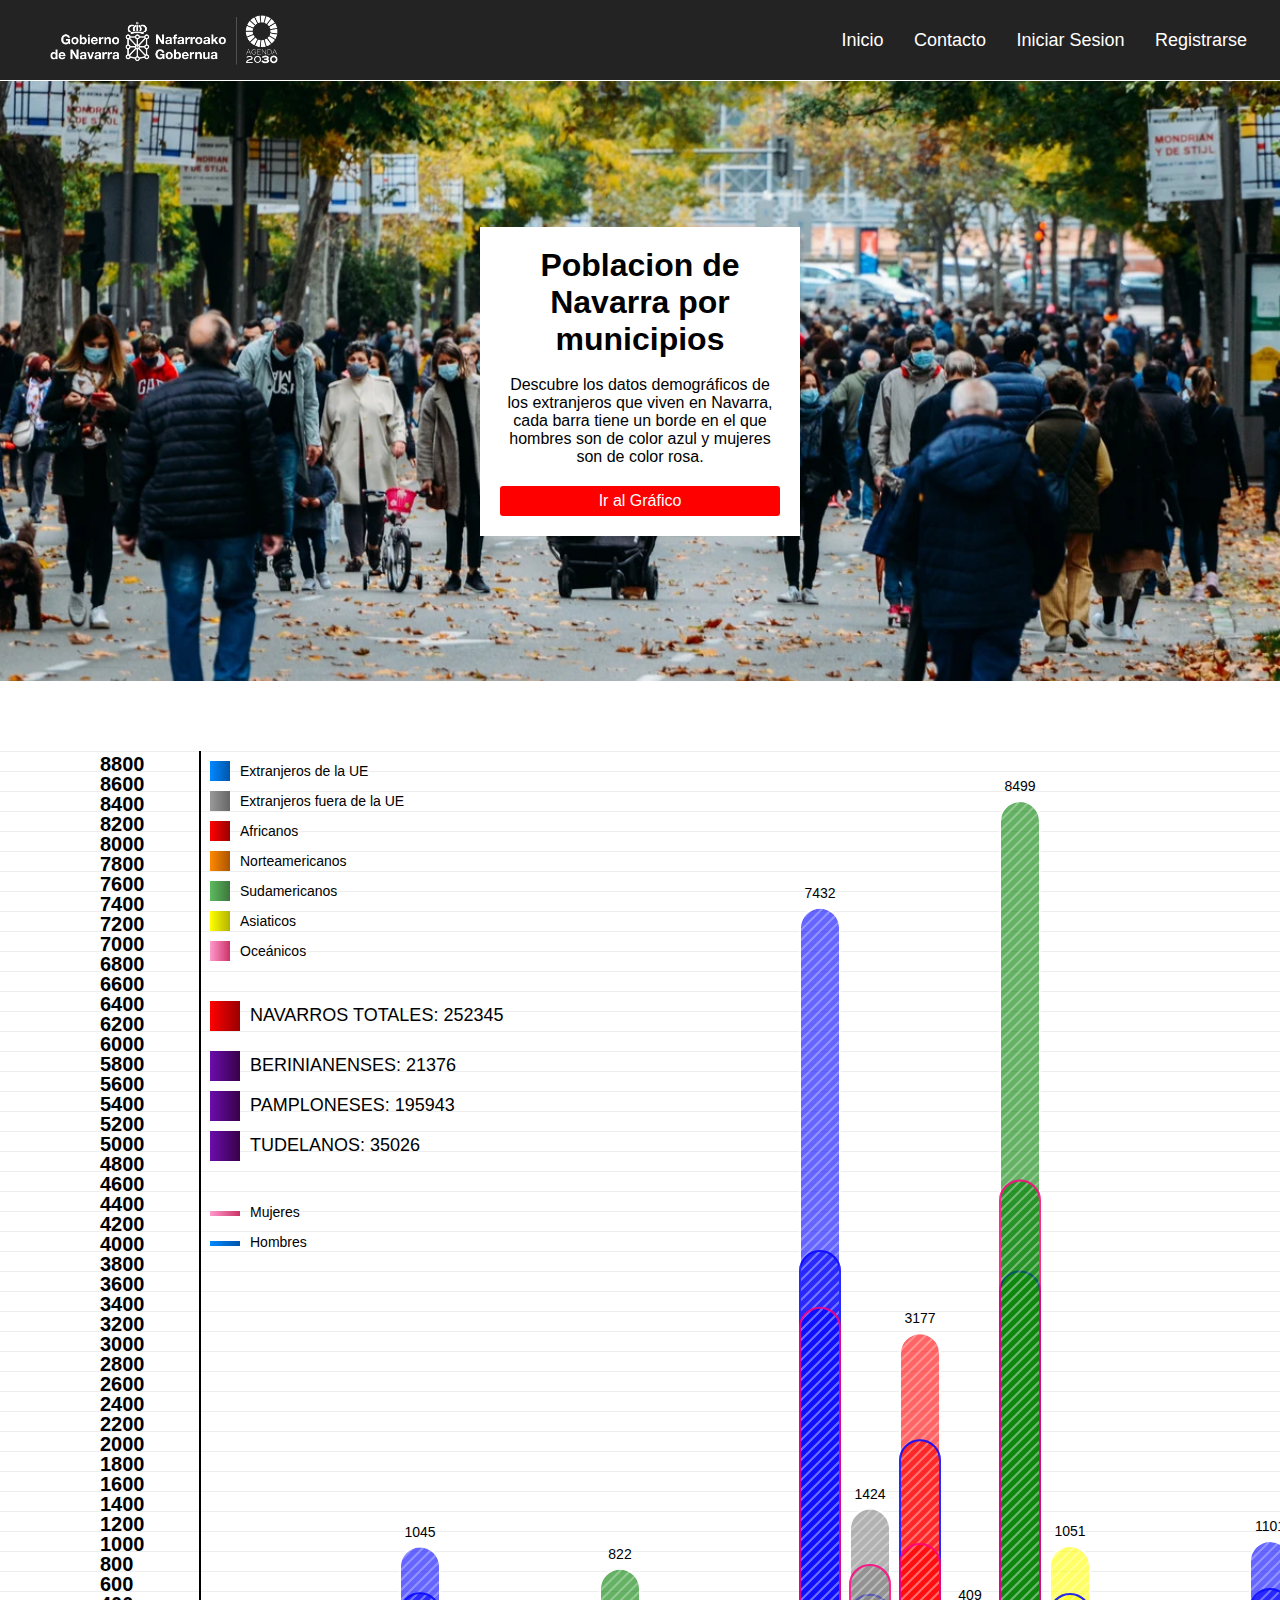
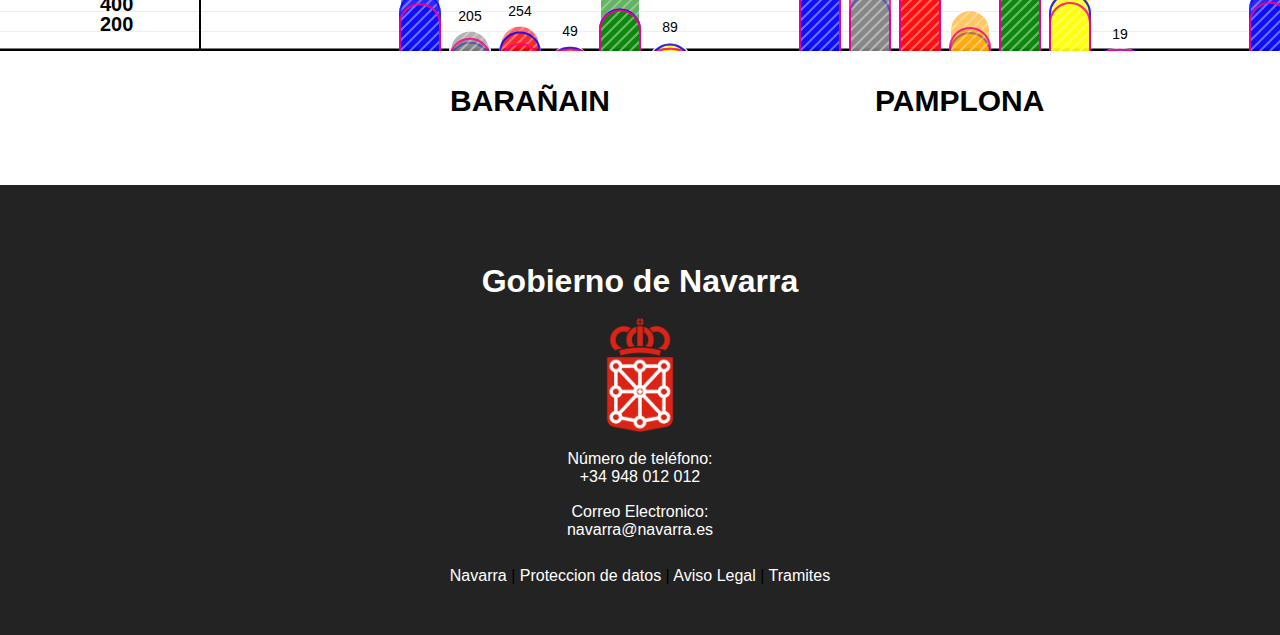
<file: PáginaWeb/poblacionPorMunicipios.html>
<!DOCTYPE html>
<html lang="en">

<head>
  <meta charset="UTF-8">
  <meta http-equiv="X-UA-Compatible" content="IE=edge">
  <meta name="viewport" content="width=device-width, initial-scale=1.0">
  <title>Estadísticas Navarra | Poblacion</title>
  <link rel="stylesheet" href="css/poblacionPorMunicipio.css">
</head>

<body>
  <!----------------- Barra de navegacion -------------------->
  <div class="div-nav">
    <a href="index.html" class="enlace">
      <img class="logo" src="img/logoNavarrablanco.png" alt="logo">
    </a>
    <!-- CheckBox del menu hamburguesa -->
    <input type="checkbox" id="checkbox">
    <label for="checkbox" class="checkboton">
      <!-- MenuHamburguesa logo -->
      <img class="menu-hmb" src="img/Menú-hamburguesa-herramienta-practica-o-icono-inutil.png" alt="iconoMenu">
    </label>
    <div class="div-nav-text">
      <!-- Links de "Inicio", "Contacto", etc -->
      <ul>
        <li><a href="index.html">Inicio</a></li>
        <li><a href="#aboutUs">Contacto</a></li>
        <!-- Iniciar sesion y registrarse -->
        <li><a id="login" href="#">Iniciar Sesion</a></li>
        <li><a id="login" href="#">Registrarse</a></li>
      </ul>
    </div>
  </div>


  <!---------------------- Segunda seccion ------------------------->

  <div class="box-mini-div2">
    <div class="mini-div2">
      <h1>Poblacion de Navarra por municipios</h1>
      <br />
      <p>Descubre los datos demográficos de los extranjeros que viven en Navarra, cada barra tiene un borde en el que hombres son de color azul y mujeres son de color rosa.
      </p>
      <a href="#farmacia">
        <div class="link-mas2">
          <a href="#box-grafico"><p>Ir al Gráfico</p></a>
        </div>
      </a>
    </div>
  </div>


  <!---------------------- Gráfico ----------------------->
  <div class="box-grafico" id="box-grafico">
    <svg width="1600" height="900" xmlns="http://www.w3.org/2000/svg">
      <defs>
          <pattern id="grid" width="20" height="20" patternUnits="userSpaceOnUse" opacity="0.3">
              <rect width="20" height="20" fill="#fff"/>
              <path d="M 0 0 L 20 0" fill="none" stroke="#ddd" stroke-width="1"/>
          </pattern>
      </defs>
      <rect width="100%" height="100%" fill="url(#grid)"/>
      <line x1="200" y1="0" x2="200" y2="900" stroke="black" stroke-width="2"/>
      <line x1="0" y1="900" x2="1600" y2="900" stroke="black" stroke-width="5"/>
      <defs>
          <pattern id="diagonal-stripe" patternUnits="userSpaceOnUse" width="10" height="10">
              <path d="M-1,1 l2,-2 M0,10 l10,-10 M9,11 l2,-2" stroke="#FFFFFF" stroke-width="2" opacity="0.5"/>
          </pattern>
      </defs>
      <rect x="100300" y="-1237.6" width="40" height="21376" fill="azul" stroke="#FFFFFF" stroke-width="2" opacity="0.6"
            rx="20" ry="20"/>
      <rect x="100300" y="-1237.6" width="40" height="21376" fill="url(#diagonal-stripe)" stroke="#FFFFFF"
            stroke-width="2" opacity="0.6" rx="20" ry="20"/>
      <text x="100320" y="-1247.6" font-size="14" fill="black" text-anchor="middle">21376</text>
      <defs>
          <pattern id="diagonal-stripe" patternUnits="userSpaceOnUse" width="10" height="10">
              <path d="M-1,1 l2,-2 M0,10 l10,-10 M9,11 l2,-2" stroke="#0000FF" stroke-width="2" opacity="0.5"/>
          </pattern>
      </defs>
      <rect x="100300" y="-142.5" width="40" height="10425" fill="azul" stroke="#0000FF" stroke-width="2" opacity="0.6"
            rx="20" ry="20"/>
      <rect x="100300" y="-142.5" width="40" height="10425" fill="url(#diagonal-stripe)" stroke="#0000FF" stroke-width="2"
            opacity="0.6" rx="20" ry="20"/>
      <defs>
          <pattern id="diagonal-stripe" patternUnits="userSpaceOnUse" width="10" height="10">
              <path d="M-1,1 l2,-2 M0,10 l10,-10 M9,11 l2,-2" stroke="#ff0080" stroke-width="2" opacity="0.5"/>
          </pattern>
      </defs>
      <rect x="100300" y="-195.0999999999999" width="40" height="10951" fill="azul" stroke="#ff0080" stroke-width="2"
            opacity="0.6" rx="20" ry="20"/>
      <rect x="100300" y="-195.0999999999999" width="40" height="10951" fill="url(#diagonal-stripe)" stroke="#ff0080"
            stroke-width="2" opacity="0.6" rx="20" ry="20"/>
      <defs>
          <pattern id="diagonal-stripe" patternUnits="userSpaceOnUse" width="10" height="10">
              <path d="M-1,1 l2,-2 M0,10 l10,-10 M9,11 l2,-2" stroke="#FFFFFF" stroke-width="2" opacity="0.5"/>
          </pattern>
      </defs>
      <rect x="100700" y="-18694.3" width="40" height="195943" fill="azul" stroke="#FFFFFF" stroke-width="2" opacity="0.6"
            rx="20" ry="20"/>
      <rect x="100700" y="-18694.3" width="40" height="195943" fill="url(#diagonal-stripe)" stroke="#FFFFFF"
            stroke-width="2" opacity="0.6" rx="20" ry="20"/>
      <text x="100720" y="-18704.3" font-size="14" fill="black" text-anchor="middle">195943</text>
      <defs>
          <pattern id="diagonal-stripe" patternUnits="userSpaceOnUse" width="10" height="10">
              <path d="M-1,1 l2,-2 M0,10 l10,-10 M9,11 l2,-2" stroke="#0000FF" stroke-width="2" opacity="0.5"/>
          </pattern>
      </defs>
      <rect x="100700" y="-8456.1" width="40" height="93561" fill="azul" stroke="#0000FF" stroke-width="2" opacity="0.6"
            rx="20" ry="20"/>
      <rect x="100700" y="-8456.1" width="40" height="93561" fill="url(#diagonal-stripe)" stroke="#0000FF"
            stroke-width="2" opacity="0.6" rx="20" ry="20"/>
      <defs>
          <pattern id="diagonal-stripe" patternUnits="userSpaceOnUse" width="10" height="10">
              <path d="M-1,1 l2,-2 M0,10 l10,-10 M9,11 l2,-2" stroke="#ff0080" stroke-width="2" opacity="0.5"/>
          </pattern>
      </defs>
      <rect x="100700" y="-9338.3" width="40" height="102383" fill="azul" stroke="#ff0080" stroke-width="2" opacity="0.6"
            rx="20" ry="20"/>
      <rect x="100700" y="-9338.3" width="40" height="102383" fill="url(#diagonal-stripe)" stroke="#ff0080"
            stroke-width="2" opacity="0.6" rx="20" ry="20"/>
      <defs>
          <pattern id="diagonal-stripe" patternUnits="userSpaceOnUse" width="10" height="10">
              <path d="M-1,1 l2,-2 M0,10 l10,-10 M9,11 l2,-2" stroke="#FFFFFF" stroke-width="2" opacity="0.5"/>
          </pattern>
      </defs>
      <rect x="101150" y="-2602.6" width="40" height="35026" fill="azul" stroke="#FFFFFF" stroke-width="2" opacity="0.6"
            rx="20" ry="20"/>
      <rect x="101150" y="-2602.6" width="40" height="35026" fill="url(#diagonal-stripe)" stroke="#FFFFFF"
            stroke-width="2" opacity="0.6" rx="20" ry="20"/>
      <text x="101170" y="-2612.6" font-size="14" fill="black" text-anchor="middle">35026</text>
      <defs>
          <pattern id="diagonal-stripe" patternUnits="userSpaceOnUse" width="10" height="10">
              <path d="M-1,1 l2,-2 M0,10 l10,-10 M9,11 l2,-2" stroke="#0000FF" stroke-width="2" opacity="0.5"/>
          </pattern>
      </defs>
      <rect x="101150" y="-829.5999999999999" width="40" height="17296" fill="azul" stroke="#0000FF" stroke-width="2"
            opacity="0.6" rx="20" ry="20"/>
      <rect x="101150" y="-829.5999999999999" width="40" height="17296" fill="url(#diagonal-stripe)" stroke="#0000FF"
            stroke-width="2" opacity="0.6" rx="20" ry="20"/>
      <defs>
          <pattern id="diagonal-stripe" patternUnits="userSpaceOnUse" width="10" height="10">
              <path d="M-1,1 l2,-2 M0,10 l10,-10 M9,11 l2,-2" stroke="#ff0080" stroke-width="2" opacity="0.5"/>
          </pattern>
      </defs>
      <rect x="101150" y="-873" width="40" height="17730" fill="azul" stroke="#ff0080" stroke-width="2" opacity="0.6"
            rx="20" ry="20"/>
      <rect x="101150" y="-873" width="40" height="17730" fill="url(#diagonal-stripe)" stroke="#ff0080" stroke-width="2"
            opacity="0.6" rx="20" ry="20"/>
      <defs>
          <pattern id="diagonal-stripe" patternUnits="userSpaceOnUse" width="10" height="10">
              <path d="M-1,1 l2,-2 M0,10 l10,-10 M9,11 l2,-2" stroke="#FFFFFF" stroke-width="2" opacity="0.5"/>
          </pattern>
      </defs>
      <rect x="100300" y="-991.2" width="40" height="18912" fill="red" stroke="#FFFFFF" stroke-width="2" opacity="0.6"
            rx="20" ry="20"/>
      <rect x="100300" y="-991.2" width="40" height="18912" fill="url(#diagonal-stripe)" stroke="#FFFFFF" stroke-width="2"
            opacity="0.6" rx="20" ry="20"/>
      <text x="100320" y="-1001.2" font-size="14" fill="black" text-anchor="middle">18912</text>
      <defs>
          <pattern id="diagonal-stripe" patternUnits="userSpaceOnUse" width="10" height="10">
              <path d="M-1,1 l2,-2 M0,10 l10,-10 M9,11 l2,-2" stroke="#0000FF" stroke-width="2" opacity="0.5"/>
          </pattern>
      </defs>
      <rect x="100300" y="-6.5" width="40" height="9065" fill="red" stroke="#0000FF" stroke-width="2" opacity="0.6"
            rx="20" ry="20"/>
      <rect x="100300" y="-6.5" width="40" height="9065" fill="url(#diagonal-stripe)" stroke="#0000FF" stroke-width="2"
            opacity="0.6" rx="20" ry="20"/>
      <defs>
          <pattern id="diagonal-stripe" patternUnits="userSpaceOnUse" width="10" height="10">
              <path d="M-1,1 l2,-2 M0,10 l10,-10 M9,11 l2,-2" stroke="#ff0080" stroke-width="2" opacity="0.5"/>
          </pattern>
      </defs>
      <rect x="100300" y="-84.70000000000005" width="40" height="9847" fill="red" stroke="#ff0080" stroke-width="2"
            opacity="0.6" rx="20" ry="20"/>
      <rect x="100300" y="-84.70000000000005" width="40" height="9847" fill="url(#diagonal-stripe)" stroke="#ff0080"
            stroke-width="2" opacity="0.6" rx="20" ry="20"/>
      <defs>
          <pattern id="diagonal-stripe" patternUnits="userSpaceOnUse" width="10" height="10">
              <path d="M-1,1 l2,-2 M0,10 l10,-10 M9,11 l2,-2" stroke="#FFFFFF" stroke-width="2" opacity="0.5"/>
          </pattern>
      </defs>
      <rect x="100700" y="-16493.2" width="40" height="173932" fill="red" stroke="#FFFFFF" stroke-width="2" opacity="0.6"
            rx="20" ry="20"/>
      <rect x="100700" y="-16493.2" width="40" height="173932" fill="url(#diagonal-stripe)" stroke="#FFFFFF"
            stroke-width="2" opacity="0.6" rx="20" ry="20"/>
      <text x="100720" y="-16503.2" font-size="14" fill="black" text-anchor="middle">173932</text>
      <defs>
          <pattern id="diagonal-stripe" patternUnits="userSpaceOnUse" width="10" height="10">
              <path d="M-1,1 l2,-2 M0,10 l10,-10 M9,11 l2,-2" stroke="#0000FF" stroke-width="2" opacity="0.5"/>
          </pattern>
      </defs>
      <rect x="100700" y="-7334" width="40" height="82340" fill="red" stroke="#0000FF" stroke-width="2" opacity="0.6"
            rx="20" ry="20"/>
      <rect x="100700" y="-7334" width="40" height="82340" fill="url(#diagonal-stripe)" stroke="#0000FF" stroke-width="2"
            opacity="0.6" rx="20" ry="20"/>
      <defs>
          <pattern id="diagonal-stripe" patternUnits="userSpaceOnUse" width="10" height="10">
              <path d="M-1,1 l2,-2 M0,10 l10,-10 M9,11 l2,-2" stroke="#ff0080" stroke-width="2" opacity="0.5"/>
          </pattern>
      </defs>
      <rect x="100700" y="-8259.3" width="40" height="91593" fill="red" stroke="#ff0080" stroke-width="2" opacity="0.6"
            rx="20" ry="20"/>
      <rect x="100700" y="-8259.3" width="40" height="91593" fill="url(#diagonal-stripe)" stroke="#ff0080"
            stroke-width="2" opacity="0.6" rx="20" ry="20"/>
      <defs>
          <pattern id="diagonal-stripe" patternUnits="userSpaceOnUse" width="10" height="10">
              <path d="M-1,1 l2,-2 M0,10 l10,-10 M9,11 l2,-2" stroke="#FFFFFF" stroke-width="2" opacity="0.5"/>
          </pattern>
      </defs>
      <rect x="101150" y="-2080" width="40" height="29800" fill="red" stroke="#FFFFFF" stroke-width="2" opacity="0.6"
            rx="20" ry="20"/>
      <rect x="101150" y="-2080" width="40" height="29800" fill="url(#diagonal-stripe)" stroke="#FFFFFF" stroke-width="2"
            opacity="0.6" rx="20" ry="20"/>
      <text x="101170" y="-2090" font-size="14" fill="black" text-anchor="middle">29800</text>
      <defs>
          <pattern id="diagonal-stripe" patternUnits="userSpaceOnUse" width="10" height="10">
              <path d="M-1,1 l2,-2 M0,10 l10,-10 M9,11 l2,-2" stroke="#0000FF" stroke-width="2" opacity="0.5"/>
          </pattern>
      </defs>
      <rect x="101150" y="-543.0999999999999" width="40" height="14431" fill="red" stroke="#0000FF" stroke-width="2"
            opacity="0.6" rx="20" ry="20"/>
      <rect x="101150" y="-543.0999999999999" width="40" height="14431" fill="url(#diagonal-stripe)" stroke="#0000FF"
            stroke-width="2" opacity="0.6" rx="20" ry="20"/>
      <defs>
          <pattern id="diagonal-stripe" patternUnits="userSpaceOnUse" width="10" height="10">
              <path d="M-1,1 l2,-2 M0,10 l10,-10 M9,11 l2,-2" stroke="#ff0080" stroke-width="2" opacity="0.5"/>
          </pattern>
      </defs>
      <rect x="101150" y="-636.9000000000001" width="40" height="15369" fill="red" stroke="#ff0080" stroke-width="2"
            opacity="0.6" rx="20" ry="20"/>
      <rect x="101150" y="-636.9000000000001" width="40" height="15369" fill="url(#diagonal-stripe)" stroke="#ff0080"
            stroke-width="2" opacity="0.6" rx="20" ry="20"/>
      <defs>
          <pattern id="diagonal-stripe" patternUnits="userSpaceOnUse" width="10" height="10">
              <path d="M-1,1 l2,-2 M0,10 l10,-10 M9,11 l2,-2" stroke="#FFFFFF" stroke-width="2" opacity="0.5"/>
          </pattern>
      </defs>
      <rect x="100300" y="653.6" width="40" height="2464" fill="90" stroke="#FFFFFF" stroke-width="2" opacity="0.6"
            rx="20" ry="20"/>
      <rect x="100300" y="653.6" width="40" height="2464" fill="url(#diagonal-stripe)" stroke="#FFFFFF" stroke-width="2"
            opacity="0.6" rx="20" ry="20"/>
      <text x="100320" y="643.6" font-size="14" fill="black" text-anchor="middle">2464</text>
      <defs>
          <pattern id="diagonal-stripe" patternUnits="userSpaceOnUse" width="10" height="10">
              <path d="M-1,1 l2,-2 M0,10 l10,-10 M9,11 l2,-2" stroke="#0000FF" stroke-width="2" opacity="0.5"/>
          </pattern>
      </defs>
      <rect x="100300" y="764.1" width="40" height="1359" fill="90" stroke="#0000FF" stroke-width="2" opacity="0.6"
            rx="20" ry="20"/>
      <rect x="100300" y="764.1" width="40" height="1359" fill="url(#diagonal-stripe)" stroke="#0000FF" stroke-width="2"
            opacity="0.6" rx="20" ry="20"/>
      <defs>
          <pattern id="diagonal-stripe" patternUnits="userSpaceOnUse" width="10" height="10">
              <path d="M-1,1 l2,-2 M0,10 l10,-10 M9,11 l2,-2" stroke="#ff0080" stroke-width="2" opacity="0.5"/>
          </pattern>
      </defs>
      <rect x="100300" y="789.6" width="40" height="1104" fill="90" stroke="#ff0080" stroke-width="2" opacity="0.6"
            rx="20" ry="20"/>
      <rect x="100300" y="789.6" width="40" height="1104" fill="url(#diagonal-stripe)" stroke="#ff0080" stroke-width="2"
            opacity="0.6" rx="20" ry="20"/>
      <defs>
          <pattern id="diagonal-stripe" patternUnits="userSpaceOnUse" width="10" height="10">
              <path d="M-1,1 l2,-2 M0,10 l10,-10 M9,11 l2,-2" stroke="#FFFFFF" stroke-width="2" opacity="0.5"/>
          </pattern>
      </defs>
      <rect x="100700" y="-1301.1" width="40" height="22011" fill="90" stroke="#FFFFFF" stroke-width="2" opacity="0.6"
            rx="20" ry="20"/>
      <rect x="100700" y="-1301.1" width="40" height="22011" fill="url(#diagonal-stripe)" stroke="#FFFFFF"
            stroke-width="2" opacity="0.6" rx="20" ry="20"/>
      <text x="100720" y="-1311.1" font-size="14" fill="black" text-anchor="middle">22011</text>
      <defs>
          <pattern id="diagonal-stripe" patternUnits="userSpaceOnUse" width="10" height="10">
              <path d="M-1,1 l2,-2 M0,10 l10,-10 M9,11 l2,-2" stroke="#0000FF" stroke-width="2" opacity="0.5"/>
          </pattern>
      </defs>
      <rect x="100700" y="-222.0999999999999" width="40" height="11221" fill="90" stroke="#0000FF" stroke-width="2"
            opacity="0.6" rx="20" ry="20"/>
      <rect x="100700" y="-222.0999999999999" width="40" height="11221" fill="url(#diagonal-stripe)" stroke="#0000FF"
            stroke-width="2" opacity="0.6" rx="20" ry="20"/>
      <defs>
          <pattern id="diagonal-stripe" patternUnits="userSpaceOnUse" width="10" height="10">
              <path d="M-1,1 l2,-2 M0,10 l10,-10 M9,11 l2,-2" stroke="#ff0080" stroke-width="2" opacity="0.5"/>
          </pattern>
      </defs>
      <rect x="100700" y="-179" width="40" height="10790" fill="90" stroke="#ff0080" stroke-width="2" opacity="0.6"
            rx="20" ry="20"/>
      <rect x="100700" y="-179" width="40" height="10790" fill="url(#diagonal-stripe)" stroke="#ff0080" stroke-width="2"
            opacity="0.6" rx="20" ry="20"/>
      <defs>
          <pattern id="diagonal-stripe" patternUnits="userSpaceOnUse" width="10" height="10">
              <path d="M-1,1 l2,-2 M0,10 l10,-10 M9,11 l2,-2" stroke="#FFFFFF" stroke-width="2" opacity="0.5"/>
          </pattern>
      </defs>
      <rect x="101150" y="377.4" width="40" height="5226" fill="90" stroke="#FFFFFF" stroke-width="2" opacity="0.6"
            rx="20" ry="20"/>
      <rect x="101150" y="377.4" width="40" height="5226" fill="url(#diagonal-stripe)" stroke="#FFFFFF" stroke-width="2"
            opacity="0.6" rx="20" ry="20"/>
      <text x="101170" y="367.4" font-size="14" fill="black" text-anchor="middle">5226</text>
      <defs>
          <pattern id="diagonal-stripe" patternUnits="userSpaceOnUse" width="10" height="10">
              <path d="M-1,1 l2,-2 M0,10 l10,-10 M9,11 l2,-2" stroke="#0000FF" stroke-width="2" opacity="0.5"/>
          </pattern>
      </defs>
      <rect x="101150" y="613.5" width="40" height="2865" fill="90" stroke="#0000FF" stroke-width="2" opacity="0.6"
            rx="20" ry="20"/>
      <rect x="101150" y="613.5" width="40" height="2865" fill="url(#diagonal-stripe)" stroke="#0000FF" stroke-width="2"
            opacity="0.6" rx="20" ry="20"/>
      <defs>
          <pattern id="diagonal-stripe" patternUnits="userSpaceOnUse" width="10" height="10">
              <path d="M-1,1 l2,-2 M0,10 l10,-10 M9,11 l2,-2" stroke="#ff0080" stroke-width="2" opacity="0.5"/>
          </pattern>
      </defs>
      <rect x="101150" y="663.9" width="40" height="2361" fill="90" stroke="#ff0080" stroke-width="2" opacity="0.6"
            rx="20" ry="20"/>
      <rect x="101150" y="663.9" width="40" height="2361" fill="url(#diagonal-stripe)" stroke="#ff0080" stroke-width="2"
            opacity="0.6" rx="20" ry="20"/>
      <defs>
          <pattern id="diagonal-stripe" patternUnits="userSpaceOnUse" width="10" height="10">
              <path d="M-1,1 l2,-2 M0,10 l10,-10 M9,11 l2,-2" stroke="#FFFFFF" stroke-width="2" opacity="0.5"/>
          </pattern>
      </defs>
      <rect x="400" y="795.5" width="40" height="1045" fill="blue" stroke="#FFFFFF" stroke-width="2" opacity="0.6" rx="20"
            ry="20"/>
      <rect x="400" y="795.5" width="40" height="1045" fill="url(#diagonal-stripe)" stroke="#FFFFFF" stroke-width="2"
            opacity="0.6" rx="20" ry="20"/>
      <text x="420" y="785.5" font-size="14" fill="black" text-anchor="middle">1045</text>
      <defs>
          <pattern id="diagonal-stripe" patternUnits="userSpaceOnUse" width="10" height="10">
              <path d="M-1,1 l2,-2 M0,10 l10,-10 M9,11 l2,-2" stroke="#0000FF" stroke-width="2" opacity="0.5"/>
          </pattern>
      </defs>
      <rect x="400" y="842.3" width="40" height="577" fill="blue" stroke="#0000FF" stroke-width="2" opacity="0.6" rx="20"
            ry="20"/>
      <rect x="400" y="842.3" width="40" height="577" fill="url(#diagonal-stripe)" stroke="#0000FF" stroke-width="2"
            opacity="0.6" rx="20" ry="20"/>
      <defs>
          <pattern id="diagonal-stripe" patternUnits="userSpaceOnUse" width="10" height="10">
              <path d="M-1,1 l2,-2 M0,10 l10,-10 M9,11 l2,-2" stroke="#ff0080" stroke-width="2" opacity="0.5"/>
          </pattern>
      </defs>
      <rect x="400" y="853.2" width="40" height="468" fill="blue" stroke="#ff0080" stroke-width="2" opacity="0.6" rx="20"
            ry="20"/>
      <rect x="400" y="853.2" width="40" height="468" fill="url(#diagonal-stripe)" stroke="#ff0080" stroke-width="2"
            opacity="0.6" rx="20" ry="20"/>
      <defs>
          <pattern id="diagonal-stripe" patternUnits="userSpaceOnUse" width="10" height="10">
              <path d="M-1,1 l2,-2 M0,10 l10,-10 M9,11 l2,-2" stroke="#FFFFFF" stroke-width="2" opacity="0.5"/>
          </pattern>
      </defs>
      <rect x="800" y="156.79999999999995" width="40" height="7432" fill="blue" stroke="#FFFFFF" stroke-width="2"
            opacity="0.6" rx="20" ry="20"/>
      <rect x="800" y="156.79999999999995" width="40" height="7432" fill="url(#diagonal-stripe)" stroke="#FFFFFF"
            stroke-width="2" opacity="0.6" rx="20" ry="20"/>
      <text x="820" y="146.79999999999995" font-size="14" fill="black" text-anchor="middle">7432</text>
      <defs>
          <pattern id="diagonal-stripe" patternUnits="userSpaceOnUse" width="10" height="10">
              <path d="M-1,1 l2,-2 M0,10 l10,-10 M9,11 l2,-2" stroke="#0000FF" stroke-width="2" opacity="0.5"/>
          </pattern>
      </defs>
      <rect x="800" y="500.1" width="40" height="3999" fill="blue" stroke="#0000FF" stroke-width="2" opacity="0.6" rx="20"
            ry="20"/>
      <rect x="800" y="500.1" width="40" height="3999" fill="url(#diagonal-stripe)" stroke="#0000FF" stroke-width="2"
            opacity="0.6" rx="20" ry="20"/>
      <defs>
          <pattern id="diagonal-stripe" patternUnits="userSpaceOnUse" width="10" height="10">
              <path d="M-1,1 l2,-2 M0,10 l10,-10 M9,11 l2,-2" stroke="#ff0080" stroke-width="2" opacity="0.5"/>
          </pattern>
      </defs>
      <rect x="800" y="556.7" width="40" height="3433" fill="blue" stroke="#ff0080" stroke-width="2" opacity="0.6" rx="20"
            ry="20"/>
      <rect x="800" y="556.7" width="40" height="3433" fill="url(#diagonal-stripe)" stroke="#ff0080" stroke-width="2"
            opacity="0.6" rx="20" ry="20"/>
      <defs>
          <pattern id="diagonal-stripe" patternUnits="userSpaceOnUse" width="10" height="10">
              <path d="M-1,1 l2,-2 M0,10 l10,-10 M9,11 l2,-2" stroke="#FFFFFF" stroke-width="2" opacity="0.5"/>
          </pattern>
      </defs>
      <rect x="1250" y="789.9" width="40" height="1101" fill="blue" stroke="#FFFFFF" stroke-width="2" opacity="0.6"
            rx="20" ry="20"/>
      <rect x="1250" y="789.9" width="40" height="1101" fill="url(#diagonal-stripe)" stroke="#FFFFFF" stroke-width="2"
            opacity="0.6" rx="20" ry="20"/>
      <text x="1270" y="779.9" font-size="14" fill="black" text-anchor="middle">1101</text>
      <defs>
          <pattern id="diagonal-stripe" patternUnits="userSpaceOnUse" width="10" height="10">
              <path d="M-1,1 l2,-2 M0,10 l10,-10 M9,11 l2,-2" stroke="#0000FF" stroke-width="2" opacity="0.5"/>
          </pattern>
      </defs>
      <rect x="1250" y="838.1" width="40" height="619" fill="blue" stroke="#0000FF" stroke-width="2" opacity="0.6" rx="20"
            ry="20"/>
      <rect x="1250" y="838.1" width="40" height="619" fill="url(#diagonal-stripe)" stroke="#0000FF" stroke-width="2"
            opacity="0.6" rx="20" ry="20"/>
      <defs>
          <pattern id="diagonal-stripe" patternUnits="userSpaceOnUse" width="10" height="10">
              <path d="M-1,1 l2,-2 M0,10 l10,-10 M9,11 l2,-2" stroke="#ff0080" stroke-width="2" opacity="0.5"/>
          </pattern>
      </defs>
      <rect x="1250" y="851.8" width="40" height="482" fill="blue" stroke="#ff0080" stroke-width="2" opacity="0.6" rx="20"
            ry="20"/>
      <rect x="1250" y="851.8" width="40" height="482" fill="url(#diagonal-stripe)" stroke="#ff0080" stroke-width="2"
            opacity="0.6" rx="20" ry="20"/>
      <defs>
          <pattern id="diagonal-stripe" patternUnits="userSpaceOnUse" width="10" height="10">
              <path d="M-1,1 l2,-2 M0,10 l10,-10 M9,11 l2,-2" stroke="#FFFFFF" stroke-width="2" opacity="0.5"/>
          </pattern>
      </defs>
      <rect x="450" y="879.5" width="40" height="205" fill="grey&#10;                        " stroke="#FFFFFF"
            stroke-width="2" opacity="0.6" rx="20" ry="20"/>
      <rect x="450" y="879.5" width="40" height="205" fill="url(#diagonal-stripe)" stroke="#FFFFFF" stroke-width="2"
            opacity="0.6" rx="20" ry="20"/>
      <text x="470" y="869.5" font-size="14" fill="black" text-anchor="middle">205</text>
      <defs>
          <pattern id="diagonal-stripe" patternUnits="userSpaceOnUse" width="10" height="10">
              <path d="M-1,1 l2,-2 M0,10 l10,-10 M9,11 l2,-2" stroke="#0000FF" stroke-width="2" opacity="0.5"/>
          </pattern>
      </defs>
      <rect x="450" y="891.7" width="40" height="83" fill="grey&#10;                        " stroke="#0000FF"
            stroke-width="2" opacity="0.6" rx="20" ry="20"/>
      <rect x="450" y="891.7" width="40" height="83" fill="url(#diagonal-stripe)" stroke="#0000FF" stroke-width="2"
            opacity="0.6" rx="20" ry="20"/>
      <defs>
          <pattern id="diagonal-stripe" patternUnits="userSpaceOnUse" width="10" height="10">
              <path d="M-1,1 l2,-2 M0,10 l10,-10 M9,11 l2,-2" stroke="#ff0080" stroke-width="2" opacity="0.5"/>
          </pattern>
      </defs>
      <rect x="450" y="887.8" width="40" height="122" fill="grey&#10;                        " stroke="#ff0080"
            stroke-width="2" opacity="0.6" rx="20" ry="20"/>
      <rect x="450" y="887.8" width="40" height="122" fill="url(#diagonal-stripe)" stroke="#ff0080" stroke-width="2"
            opacity="0.6" rx="20" ry="20"/>
      <defs>
          <pattern id="diagonal-stripe" patternUnits="userSpaceOnUse" width="10" height="10">
              <path d="M-1,1 l2,-2 M0,10 l10,-10 M9,11 l2,-2" stroke="#FFFFFF" stroke-width="2" opacity="0.5"/>
          </pattern>
      </defs>
      <rect x="850" y="757.6" width="40" height="1424" fill="grey&#10;                        " stroke="#FFFFFF"
            stroke-width="2" opacity="0.6" rx="20" ry="20"/>
      <rect x="850" y="757.6" width="40" height="1424" fill="url(#diagonal-stripe)" stroke="#FFFFFF" stroke-width="2"
            opacity="0.6" rx="20" ry="20"/>
      <text x="870" y="747.6" font-size="14" fill="black" text-anchor="middle">1424</text>
      <defs>
          <pattern id="diagonal-stripe" patternUnits="userSpaceOnUse" width="10" height="10">
              <path d="M-1,1 l2,-2 M0,10 l10,-10 M9,11 l2,-2" stroke="#0000FF" stroke-width="2" opacity="0.5"/>
          </pattern>
      </defs>
      <rect x="850" y="843.7" width="40" height="563" fill="grey&#10;                        " stroke="#0000FF"
            stroke-width="2" opacity="0.6" rx="20" ry="20"/>
      <rect x="850" y="843.7" width="40" height="563" fill="url(#diagonal-stripe)" stroke="#0000FF" stroke-width="2"
            opacity="0.6" rx="20" ry="20"/>
      <defs>
          <pattern id="diagonal-stripe" patternUnits="userSpaceOnUse" width="10" height="10">
              <path d="M-1,1 l2,-2 M0,10 l10,-10 M9,11 l2,-2" stroke="#ff0080" stroke-width="2" opacity="0.5"/>
          </pattern>
      </defs>
      <rect x="850" y="813.9" width="40" height="861" fill="grey&#10;                        " stroke="#ff0080"
            stroke-width="2" opacity="0.6" rx="20" ry="20"/>
      <rect x="850" y="813.9" width="40" height="861" fill="url(#diagonal-stripe)" stroke="#ff0080" stroke-width="2"
            opacity="0.6" rx="20" ry="20"/>
      <defs>
          <pattern id="diagonal-stripe" patternUnits="userSpaceOnUse" width="10" height="10">
              <path d="M-1,1 l2,-2 M0,10 l10,-10 M9,11 l2,-2" stroke="#FFFFFF" stroke-width="2" opacity="0.5"/>
          </pattern>
      </defs>
      <rect x="1300" y="887" width="40" height="130" fill="grey&#10;                        " stroke="#FFFFFF"
            stroke-width="2" opacity="0.6" rx="20" ry="20"/>
      <rect x="1300" y="887" width="40" height="130" fill="url(#diagonal-stripe)" stroke="#FFFFFF" stroke-width="2"
            opacity="0.6" rx="20" ry="20"/>
      <text x="1320" y="877" font-size="14" fill="black" text-anchor="middle">130</text>
      <defs>
          <pattern id="diagonal-stripe" patternUnits="userSpaceOnUse" width="10" height="10">
              <path d="M-1,1 l2,-2 M0,10 l10,-10 M9,11 l2,-2" stroke="#0000FF" stroke-width="2" opacity="0.5"/>
          </pattern>
      </defs>
      <rect x="1300" y="894.8" width="40" height="52" fill="grey&#10;                        " stroke="#0000FF"
            stroke-width="2" opacity="0.6" rx="20" ry="20"/>
      <rect x="1300" y="894.8" width="40" height="52" fill="url(#diagonal-stripe)" stroke="#0000FF" stroke-width="2"
            opacity="0.6" rx="20" ry="20"/>
      <defs>
          <pattern id="diagonal-stripe" patternUnits="userSpaceOnUse" width="10" height="10">
              <path d="M-1,1 l2,-2 M0,10 l10,-10 M9,11 l2,-2" stroke="#ff0080" stroke-width="2" opacity="0.5"/>
          </pattern>
      </defs>
      <rect x="1300" y="892.3" width="40" height="77" fill="grey&#10;                        " stroke="#ff0080"
            stroke-width="2" opacity="0.6" rx="20" ry="20"/>
      <rect x="1300" y="892.3" width="40" height="77" fill="url(#diagonal-stripe)" stroke="#ff0080" stroke-width="2"
            opacity="0.6" rx="20" ry="20"/>
      <defs>
          <pattern id="diagonal-stripe" patternUnits="userSpaceOnUse" width="10" height="10">
              <path d="M-1,1 l2,-2 M0,10 l10,-10 M9,11 l2,-2" stroke="#FFFFFF" stroke-width="2" opacity="0.5"/>
          </pattern>
      </defs>
      <rect x="500" y="874.6" width="40" height="254" fill="red" stroke="#FFFFFF" stroke-width="2" opacity="0.6" rx="20"
            ry="20"/>
      <rect x="500" y="874.6" width="40" height="254" fill="url(#diagonal-stripe)" stroke="#FFFFFF" stroke-width="2"
            opacity="0.6" rx="20" ry="20"/>
      <text x="520" y="864.6" font-size="14" fill="black" text-anchor="middle">254</text>
      <defs>
          <pattern id="diagonal-stripe" patternUnits="userSpaceOnUse" width="10" height="10">
              <path d="M-1,1 l2,-2 M0,10 l10,-10 M9,11 l2,-2" stroke="#0000FF" stroke-width="2" opacity="0.5"/>
          </pattern>
      </defs>
      <rect x="500" y="881.5" width="40" height="185" fill="red" stroke="#0000FF" stroke-width="2" opacity="0.6" rx="20"
            ry="20"/>
      <rect x="500" y="881.5" width="40" height="185" fill="url(#diagonal-stripe)" stroke="#0000FF" stroke-width="2"
            opacity="0.6" rx="20" ry="20"/>
      <defs>
          <pattern id="diagonal-stripe" patternUnits="userSpaceOnUse" width="10" height="10">
              <path d="M-1,1 l2,-2 M0,10 l10,-10 M9,11 l2,-2" stroke="#ff0080" stroke-width="2" opacity="0.5"/>
          </pattern>
      </defs>
      <rect x="500" y="893.1" width="40" height="69" fill="red" stroke="#ff0080" stroke-width="2" opacity="0.6" rx="20"
            ry="20"/>
      <rect x="500" y="893.1" width="40" height="69" fill="url(#diagonal-stripe)" stroke="#ff0080" stroke-width="2"
            opacity="0.6" rx="20" ry="20"/>
      <defs>
          <pattern id="diagonal-stripe" patternUnits="userSpaceOnUse" width="10" height="10">
              <path d="M-1,1 l2,-2 M0,10 l10,-10 M9,11 l2,-2" stroke="#FFFFFF" stroke-width="2" opacity="0.5"/>
          </pattern>
      </defs>
      <rect x="900" y="582.3" width="40" height="3177" fill="red" stroke="#FFFFFF" stroke-width="2" opacity="0.6" rx="20"
            ry="20"/>
      <rect x="900" y="582.3" width="40" height="3177" fill="url(#diagonal-stripe)" stroke="#FFFFFF" stroke-width="2"
            opacity="0.6" rx="20" ry="20"/>
      <text x="920" y="572.3" font-size="14" fill="black" text-anchor="middle">3177</text>
      <defs>
          <pattern id="diagonal-stripe" patternUnits="userSpaceOnUse" width="10" height="10">
              <path d="M-1,1 l2,-2 M0,10 l10,-10 M9,11 l2,-2" stroke="#0000FF" stroke-width="2" opacity="0.5"/>
          </pattern>
      </defs>
      <rect x="900" y="689.3" width="40" height="2107" fill="red" stroke="#0000FF" stroke-width="2" opacity="0.6" rx="20"
            ry="20"/>
      <rect x="900" y="689.3" width="40" height="2107" fill="url(#diagonal-stripe)" stroke="#0000FF" stroke-width="2"
            opacity="0.6" rx="20" ry="20"/>
      <defs>
          <pattern id="diagonal-stripe" patternUnits="userSpaceOnUse" width="10" height="10">
              <path d="M-1,1 l2,-2 M0,10 l10,-10 M9,11 l2,-2" stroke="#ff0080" stroke-width="2" opacity="0.5"/>
          </pattern>
      </defs>
      <rect x="900" y="793" width="40" height="1070" fill="red" stroke="#ff0080" stroke-width="2" opacity="0.6" rx="20"
            ry="20"/>
      <rect x="900" y="793" width="40" height="1070" fill="url(#diagonal-stripe)" stroke="#ff0080" stroke-width="2"
            opacity="0.6" rx="20" ry="20"/>
      <defs>
          <pattern id="diagonal-stripe" patternUnits="userSpaceOnUse" width="10" height="10">
              <path d="M-1,1 l2,-2 M0,10 l10,-10 M9,11 l2,-2" stroke="#FFFFFF" stroke-width="2" opacity="0.5"/>
          </pattern>
      </defs>
      <rect x="1350" y="701.6" width="40" height="1984" fill="red" stroke="#FFFFFF" stroke-width="2" opacity="0.6" rx="20"
            ry="20"/>
      <rect x="1350" y="701.6" width="40" height="1984" fill="url(#diagonal-stripe)" stroke="#FFFFFF" stroke-width="2"
            opacity="0.6" rx="20" ry="20"/>
      <text x="1370" y="691.6" font-size="14" fill="black" text-anchor="middle">1984</text>
      <defs>
          <pattern id="diagonal-stripe" patternUnits="userSpaceOnUse" width="10" height="10">
              <path d="M-1,1 l2,-2 M0,10 l10,-10 M9,11 l2,-2" stroke="#0000FF" stroke-width="2" opacity="0.5"/>
          </pattern>
      </defs>
      <rect x="1350" y="771.6" width="40" height="1284" fill="red" stroke="#0000FF" stroke-width="2" opacity="0.6" rx="20"
            ry="20"/>
      <rect x="1350" y="771.6" width="40" height="1284" fill="url(#diagonal-stripe)" stroke="#0000FF" stroke-width="2"
            opacity="0.6" rx="20" ry="20"/>
      <defs>
          <pattern id="diagonal-stripe" patternUnits="userSpaceOnUse" width="10" height="10">
              <path d="M-1,1 l2,-2 M0,10 l10,-10 M9,11 l2,-2" stroke="#ff0080" stroke-width="2" opacity="0.5"/>
          </pattern>
      </defs>
      <rect x="1350" y="830" width="40" height="700" fill="red" stroke="#ff0080" stroke-width="2" opacity="0.6" rx="20"
            ry="20"/>
      <rect x="1350" y="830" width="40" height="700" fill="url(#diagonal-stripe)" stroke="#ff0080" stroke-width="2"
            opacity="0.6" rx="20" ry="20"/>
      <defs>
          <pattern id="diagonal-stripe" patternUnits="userSpaceOnUse" width="10" height="10">
              <path d="M-1,1 l2,-2 M0,10 l10,-10 M9,11 l2,-2" stroke="#FFFFFF" stroke-width="2" opacity="0.5"/>
          </pattern>
      </defs>
      <rect x="550" y="895.1" width="40" height="49" fill="orange" stroke="#FFFFFF" stroke-width="2" opacity="0.6" rx="20"
            ry="20"/>
      <rect x="550" y="895.1" width="40" height="49" fill="url(#diagonal-stripe)" stroke="#FFFFFF" stroke-width="2"
            opacity="0.6" rx="20" ry="20"/>
      <text x="570" y="885.1" font-size="14" fill="black" text-anchor="middle">49</text>
      <defs>
          <pattern id="diagonal-stripe" patternUnits="userSpaceOnUse" width="10" height="10">
              <path d="M-1,1 l2,-2 M0,10 l10,-10 M9,11 l2,-2" stroke="#0000FF" stroke-width="2" opacity="0.5"/>
          </pattern>
      </defs>
      <rect x="550" y="896.7" width="40" height="33" fill="orange" stroke="#0000FF" stroke-width="2" opacity="0.6" rx="20"
            ry="20"/>
      <rect x="550" y="896.7" width="40" height="33" fill="url(#diagonal-stripe)" stroke="#0000FF" stroke-width="2"
            opacity="0.6" rx="20" ry="20"/>
      <defs>
          <pattern id="diagonal-stripe" patternUnits="userSpaceOnUse" width="10" height="10">
              <path d="M-1,1 l2,-2 M0,10 l10,-10 M9,11 l2,-2" stroke="#ff0080" stroke-width="2" opacity="0.5"/>
          </pattern>
      </defs>
      <rect x="550" y="898.4" width="40" height="16" fill="orange" stroke="#ff0080" stroke-width="2" opacity="0.6" rx="20"
            ry="20"/>
      <rect x="550" y="898.4" width="40" height="16" fill="url(#diagonal-stripe)" stroke="#ff0080" stroke-width="2"
            opacity="0.6" rx="20" ry="20"/>
      <defs>
          <pattern id="diagonal-stripe" patternUnits="userSpaceOnUse" width="10" height="10">
              <path d="M-1,1 l2,-2 M0,10 l10,-10 M9,11 l2,-2" stroke="#FFFFFF" stroke-width="2" opacity="0.5"/>
          </pattern>
      </defs>
      <rect x="950" y="859.1" width="40" height="409" fill="orange" stroke="#FFFFFF" stroke-width="2" opacity="0.6"
            rx="20" ry="20"/>
      <rect x="950" y="859.1" width="40" height="409" fill="url(#diagonal-stripe)" stroke="#FFFFFF" stroke-width="2"
            opacity="0.6" rx="20" ry="20"/>
      <text x="970" y="849.1" font-size="14" fill="black" text-anchor="middle">409</text>
      <defs>
          <pattern id="diagonal-stripe" patternUnits="userSpaceOnUse" width="10" height="10">
              <path d="M-1,1 l2,-2 M0,10 l10,-10 M9,11 l2,-2" stroke="#0000FF" stroke-width="2" opacity="0.5"/>
          </pattern>
      </defs>
      <rect x="950" y="882.1" width="40" height="179" fill="orange" stroke="#0000FF" stroke-width="2" opacity="0.6"
            rx="20" ry="20"/>
      <rect x="950" y="882.1" width="40" height="179" fill="url(#diagonal-stripe)" stroke="#0000FF" stroke-width="2"
            opacity="0.6" rx="20" ry="20"/>
      <defs>
          <pattern id="diagonal-stripe" patternUnits="userSpaceOnUse" width="10" height="10">
              <path d="M-1,1 l2,-2 M0,10 l10,-10 M9,11 l2,-2" stroke="#ff0080" stroke-width="2" opacity="0.5"/>
          </pattern>
      </defs>
      <rect x="950" y="877" width="40" height="230" fill="orange" stroke="#ff0080" stroke-width="2" opacity="0.6" rx="20"
            ry="20"/>
      <rect x="950" y="877" width="40" height="230" fill="url(#diagonal-stripe)" stroke="#ff0080" stroke-width="2"
            opacity="0.6" rx="20" ry="20"/>
      <defs>
          <pattern id="diagonal-stripe" patternUnits="userSpaceOnUse" width="10" height="10">
              <path d="M-1,1 l2,-2 M0,10 l10,-10 M9,11 l2,-2" stroke="#FFFFFF" stroke-width="2" opacity="0.5"/>
          </pattern>
      </defs>
      <rect x="1400" y="898.2" width="40" height="18" fill="orange" stroke="#FFFFFF" stroke-width="2" opacity="0.6"
            rx="20" ry="20"/>
      <rect x="1400" y="898.2" width="40" height="18" fill="url(#diagonal-stripe)" stroke="#FFFFFF" stroke-width="2"
            opacity="0.6" rx="20" ry="20"/>
      <text x="1420" y="888.2" font-size="14" fill="black" text-anchor="middle">18</text>
      <defs>
          <pattern id="diagonal-stripe" patternUnits="userSpaceOnUse" width="10" height="10">
              <path d="M-1,1 l2,-2 M0,10 l10,-10 M9,11 l2,-2" stroke="#0000FF" stroke-width="2" opacity="0.5"/>
          </pattern>
      </defs>
      <rect x="1400" y="899.1" width="40" height="9" fill="orange" stroke="#0000FF" stroke-width="2" opacity="0.6" rx="20"
            ry="20"/>
      <rect x="1400" y="899.1" width="40" height="9" fill="url(#diagonal-stripe)" stroke="#0000FF" stroke-width="2"
            opacity="0.6" rx="20" ry="20"/>
      <defs>
          <pattern id="diagonal-stripe" patternUnits="userSpaceOnUse" width="10" height="10">
              <path d="M-1,1 l2,-2 M0,10 l10,-10 M9,11 l2,-2" stroke="#ff0080" stroke-width="2" opacity="0.5"/>
          </pattern>
      </defs>
      <rect x="1400" y="899.1" width="40" height="9" fill="orange" stroke="#ff0080" stroke-width="2" opacity="0.6" rx="20"
            ry="20"/>
      <rect x="1400" y="899.1" width="40" height="9" fill="url(#diagonal-stripe)" stroke="#ff0080" stroke-width="2"
            opacity="0.6" rx="20" ry="20"/>
      <defs>
          <pattern id="diagonal-stripe" patternUnits="userSpaceOnUse" width="10" height="10">
              <path d="M-1,1 l2,-2 M0,10 l10,-10 M9,11 l2,-2" stroke="#FFFFFF" stroke-width="2" opacity="0.5"/>
          </pattern>
      </defs>
      <rect x="600" y="817.8" width="40" height="822"
            fill="&#10;                            green&#10;                        " stroke="#FFFFFF" stroke-width="2"
            opacity="0.6" rx="20" ry="20"/>
      <rect x="600" y="817.8" width="40" height="822" fill="url(#diagonal-stripe)" stroke="#FFFFFF" stroke-width="2"
            opacity="0.6" rx="20" ry="20"/>
      <text x="620" y="807.8" font-size="14" fill="black" text-anchor="middle">822</text>
      <defs>
          <pattern id="diagonal-stripe" patternUnits="userSpaceOnUse" width="10" height="10">
              <path d="M-1,1 l2,-2 M0,10 l10,-10 M9,11 l2,-2" stroke="#0000FF" stroke-width="2" opacity="0.5"/>
          </pattern>
      </defs>
      <rect x="600" y="858.5" width="40" height="415"
            fill="&#10;                            green&#10;                        " stroke="#0000FF" stroke-width="2"
            opacity="0.6" rx="20" ry="20"/>
      <rect x="600" y="858.5" width="40" height="415" fill="url(#diagonal-stripe)" stroke="#0000FF" stroke-width="2"
            opacity="0.6" rx="20" ry="20"/>
      <defs>
          <pattern id="diagonal-stripe" patternUnits="userSpaceOnUse" width="10" height="10">
              <path d="M-1,1 l2,-2 M0,10 l10,-10 M9,11 l2,-2" stroke="#ff0080" stroke-width="2" opacity="0.5"/>
          </pattern>
      </defs>
      <rect x="600" y="859.4" width="40" height="406"
            fill="&#10;                            green&#10;                        " stroke="#ff0080" stroke-width="2"
            opacity="0.6" rx="20" ry="20"/>
      <rect x="600" y="859.4" width="40" height="406" fill="url(#diagonal-stripe)" stroke="#ff0080" stroke-width="2"
            opacity="0.6" rx="20" ry="20"/>
      <defs>
          <pattern id="diagonal-stripe" patternUnits="userSpaceOnUse" width="10" height="10">
              <path d="M-1,1 l2,-2 M0,10 l10,-10 M9,11 l2,-2" stroke="#FFFFFF" stroke-width="2" opacity="0.5"/>
          </pattern>
      </defs>
      <rect x="1000" y="50.10000000000002" width="40" height="8499"
            fill="&#10;                            green&#10;                        " stroke="#FFFFFF" stroke-width="2"
            opacity="0.6" rx="20" ry="20"/>
      <rect x="1000" y="50.10000000000002" width="40" height="8499" fill="url(#diagonal-stripe)" stroke="#FFFFFF"
            stroke-width="2" opacity="0.6" rx="20" ry="20"/>
      <text x="1020" y="40.10000000000002" font-size="14" fill="black" text-anchor="middle">8499</text>
      <defs>
          <pattern id="diagonal-stripe" patternUnits="userSpaceOnUse" width="10" height="10">
              <path d="M-1,1 l2,-2 M0,10 l10,-10 M9,11 l2,-2" stroke="#0000FF" stroke-width="2" opacity="0.5"/>
          </pattern>
      </defs>
      <rect x="1000" y="520.5" width="40" height="3795"
            fill="&#10;                            green&#10;                        " stroke="#0000FF" stroke-width="2"
            opacity="0.6" rx="20" ry="20"/>
      <rect x="1000" y="520.5" width="40" height="3795" fill="url(#diagonal-stripe)" stroke="#0000FF" stroke-width="2"
            opacity="0.6" rx="20" ry="20"/>
      <defs>
          <pattern id="diagonal-stripe" patternUnits="userSpaceOnUse" width="10" height="10">
              <path d="M-1,1 l2,-2 M0,10 l10,-10 M9,11 l2,-2" stroke="#ff0080" stroke-width="2" opacity="0.5"/>
          </pattern>
      </defs>
      <rect x="1000" y="429.6" width="40" height="4704"
            fill="&#10;                            green&#10;                        " stroke="#ff0080" stroke-width="2"
            opacity="0.6" rx="20" ry="20"/>
      <rect x="1000" y="429.6" width="40" height="4704" fill="url(#diagonal-stripe)" stroke="#ff0080" stroke-width="2"
            opacity="0.6" rx="20" ry="20"/>
      <defs>
          <pattern id="diagonal-stripe" patternUnits="userSpaceOnUse" width="10" height="10">
              <path d="M-1,1 l2,-2 M0,10 l10,-10 M9,11 l2,-2" stroke="#FFFFFF" stroke-width="2" opacity="0.5"/>
          </pattern>
      </defs>
      <rect x="1450" y="714.1" width="40" height="1859"
            fill="&#10;                            green&#10;                        " stroke="#FFFFFF" stroke-width="2"
            opacity="0.6" rx="20" ry="20"/>
      <rect x="1450" y="714.1" width="40" height="1859" fill="url(#diagonal-stripe)" stroke="#FFFFFF" stroke-width="2"
            opacity="0.6" rx="20" ry="20"/>
      <text x="1470" y="704.1" font-size="14" fill="black" text-anchor="middle">1859</text>
      <defs>
          <pattern id="diagonal-stripe" patternUnits="userSpaceOnUse" width="10" height="10">
              <path d="M-1,1 l2,-2 M0,10 l10,-10 M9,11 l2,-2" stroke="#0000FF" stroke-width="2" opacity="0.5"/>
          </pattern>
      </defs>
      <rect x="1450" y="816.7" width="40" height="833"
            fill="&#10;                            green&#10;                        " stroke="#0000FF" stroke-width="2"
            opacity="0.6" rx="20" ry="20"/>
      <rect x="1450" y="816.7" width="40" height="833" fill="url(#diagonal-stripe)" stroke="#0000FF" stroke-width="2"
            opacity="0.6" rx="20" ry="20"/>
      <defs>
          <pattern id="diagonal-stripe" patternUnits="userSpaceOnUse" width="10" height="10">
              <path d="M-1,1 l2,-2 M0,10 l10,-10 M9,11 l2,-2" stroke="#ff0080" stroke-width="2" opacity="0.5"/>
          </pattern>
      </defs>
      <rect x="1450" y="797.3" width="40" height="1027"
            fill="&#10;                            green&#10;                        " stroke="#ff0080" stroke-width="2"
            opacity="0.6" rx="20" ry="20"/>
      <rect x="1450" y="797.3" width="40" height="1027" fill="url(#diagonal-stripe)" stroke="#ff0080" stroke-width="2"
            opacity="0.6" rx="20" ry="20"/>
      <defs>
          <pattern id="diagonal-stripe" patternUnits="userSpaceOnUse" width="10" height="10">
              <path d="M-1,1 l2,-2 M0,10 l10,-10 M9,11 l2,-2" stroke="#FFFFFF" stroke-width="2" opacity="0.5"/>
          </pattern>
      </defs>
      <rect x="650" y="891.1" width="40" height="89" fill="yellow" stroke="#FFFFFF" stroke-width="2" opacity="0.6" rx="20"
            ry="20"/>
      <rect x="650" y="891.1" width="40" height="89" fill="url(#diagonal-stripe)" stroke="#FFFFFF" stroke-width="2"
            opacity="0.6" rx="20" ry="20"/>
      <text x="670" y="881.1" font-size="14" fill="black" text-anchor="middle">89</text>
      <defs>
          <pattern id="diagonal-stripe" patternUnits="userSpaceOnUse" width="10" height="10">
              <path d="M-1,1 l2,-2 M0,10 l10,-10 M9,11 l2,-2" stroke="#0000FF" stroke-width="2" opacity="0.5"/>
          </pattern>
      </defs>
      <rect x="650" y="893.4" width="40" height="66" fill="yellow" stroke="#0000FF" stroke-width="2" opacity="0.6" rx="20"
            ry="20"/>
      <rect x="650" y="893.4" width="40" height="66" fill="url(#diagonal-stripe)" stroke="#0000FF" stroke-width="2"
            opacity="0.6" rx="20" ry="20"/>
      <defs>
          <pattern id="diagonal-stripe" patternUnits="userSpaceOnUse" width="10" height="10">
              <path d="M-1,1 l2,-2 M0,10 l10,-10 M9,11 l2,-2" stroke="#ff0080" stroke-width="2" opacity="0.5"/>
          </pattern>
      </defs>
      <rect x="650" y="897.7" width="40" height="23" fill="yellow" stroke="#ff0080" stroke-width="2" opacity="0.6" rx="20"
            ry="20"/>
      <rect x="650" y="897.7" width="40" height="23" fill="url(#diagonal-stripe)" stroke="#ff0080" stroke-width="2"
            opacity="0.6" rx="20" ry="20"/>
      <defs>
          <pattern id="diagonal-stripe" patternUnits="userSpaceOnUse" width="10" height="10">
              <path d="M-1,1 l2,-2 M0,10 l10,-10 M9,11 l2,-2" stroke="#FFFFFF" stroke-width="2" opacity="0.5"/>
          </pattern>
      </defs>
      <rect x="1050" y="794.9" width="40" height="1051" fill="yellow" stroke="#FFFFFF" stroke-width="2" opacity="0.6"
            rx="20" ry="20"/>
      <rect x="1050" y="794.9" width="40" height="1051" fill="url(#diagonal-stripe)" stroke="#FFFFFF" stroke-width="2"
            opacity="0.6" rx="20" ry="20"/>
      <text x="1070" y="784.9" font-size="14" fill="black" text-anchor="middle">1051</text>
      <defs>
          <pattern id="diagonal-stripe" patternUnits="userSpaceOnUse" width="10" height="10">
              <path d="M-1,1 l2,-2 M0,10 l10,-10 M9,11 l2,-2" stroke="#0000FF" stroke-width="2" opacity="0.5"/>
          </pattern>
      </defs>
      <rect x="1050" y="842.9" width="40" height="571" fill="yellow" stroke="#0000FF" stroke-width="2" opacity="0.6"
            rx="20" ry="20"/>
      <rect x="1050" y="842.9" width="40" height="571" fill="url(#diagonal-stripe)" stroke="#0000FF" stroke-width="2"
            opacity="0.6" rx="20" ry="20"/>
      <defs>
          <pattern id="diagonal-stripe" patternUnits="userSpaceOnUse" width="10" height="10">
              <path d="M-1,1 l2,-2 M0,10 l10,-10 M9,11 l2,-2" stroke="#ff0080" stroke-width="2" opacity="0.5"/>
          </pattern>
      </defs>
      <rect x="1050" y="852.1" width="40" height="479" fill="yellow" stroke="#ff0080" stroke-width="2" opacity="0.6"
            rx="20" ry="20"/>
      <rect x="1050" y="852.1" width="40" height="479" fill="url(#diagonal-stripe)" stroke="#ff0080" stroke-width="2"
            opacity="0.6" rx="20" ry="20"/>
      <defs>
          <pattern id="diagonal-stripe" patternUnits="userSpaceOnUse" width="10" height="10">
              <path d="M-1,1 l2,-2 M0,10 l10,-10 M9,11 l2,-2" stroke="#FFFFFF" stroke-width="2" opacity="0.5"/>
          </pattern>
      </defs>
      <rect x="1500" y="886.7" width="40" height="133" fill="yellow" stroke="#FFFFFF" stroke-width="2" opacity="0.6"
            rx="20" ry="20"/>
      <rect x="1500" y="886.7" width="40" height="133" fill="url(#diagonal-stripe)" stroke="#FFFFFF" stroke-width="2"
            opacity="0.6" rx="20" ry="20"/>
      <text x="1520" y="876.7" font-size="14" fill="black" text-anchor="middle">133</text>
      <defs>
          <pattern id="diagonal-stripe" patternUnits="userSpaceOnUse" width="10" height="10">
              <path d="M-1,1 l2,-2 M0,10 l10,-10 M9,11 l2,-2" stroke="#0000FF" stroke-width="2" opacity="0.5"/>
          </pattern>
      </defs>
      <rect x="1500" y="893.4" width="40" height="66" fill="yellow" stroke="#0000FF" stroke-width="2" opacity="0.6"
            rx="20" ry="20"/>
      <rect x="1500" y="893.4" width="40" height="66" fill="url(#diagonal-stripe)" stroke="#0000FF" stroke-width="2"
            opacity="0.6" rx="20" ry="20"/>
      <defs>
          <pattern id="diagonal-stripe" patternUnits="userSpaceOnUse" width="10" height="10">
              <path d="M-1,1 l2,-2 M0,10 l10,-10 M9,11 l2,-2" stroke="#ff0080" stroke-width="2" opacity="0.5"/>
          </pattern>
      </defs>
      <rect x="1500" y="893.4" width="40" height="66" fill="yellow" stroke="#ff0080" stroke-width="2" opacity="0.6"
            rx="20" ry="20"/>
      <rect x="1500" y="893.4" width="40" height="66" fill="url(#diagonal-stripe)" stroke="#ff0080" stroke-width="2"
            opacity="0.6" rx="20" ry="20"/>
      <defs>
          <pattern id="diagonal-stripe" patternUnits="userSpaceOnUse" width="10" height="10">
              <path d="M-1,1 l2,-2 M0,10 l10,-10 M9,11 l2,-2" stroke="#FFFFFF" stroke-width="2" opacity="0.5"/>
          </pattern>
      </defs>
      <rect x="700" y="NaN" width="40" height=".." fill="lightblue&#10;                        " stroke="#FFFFFF"
            stroke-width="2" opacity="0.6" rx="20" ry="20"/>
      <rect x="700" y="NaN" width="40" height=".." fill="url(#diagonal-stripe)" stroke="#FFFFFF" stroke-width="2"
            opacity="0.6" rx="20" ry="20"/>
      <text x="720" y="NaN" font-size="14" fill="black" text-anchor="middle">..</text>
      <defs>
          <pattern id="diagonal-stripe" patternUnits="userSpaceOnUse" width="10" height="10">
              <path d="M-1,1 l2,-2 M0,10 l10,-10 M9,11 l2,-2" stroke="#0000FF" stroke-width="2" opacity="0.5"/>
          </pattern>
      </defs>
      <rect x="700" y="NaN" width="40" height=".." fill="lightblue&#10;                        " stroke="#0000FF"
            stroke-width="2" opacity="0.6" rx="20" ry="20"/>
      <rect x="700" y="NaN" width="40" height=".." fill="url(#diagonal-stripe)" stroke="#0000FF" stroke-width="2"
            opacity="0.6" rx="20" ry="20"/>
      <defs>
          <pattern id="diagonal-stripe" patternUnits="userSpaceOnUse" width="10" height="10">
              <path d="M-1,1 l2,-2 M0,10 l10,-10 M9,11 l2,-2" stroke="#ff0080" stroke-width="2" opacity="0.5"/>
          </pattern>
      </defs>
      <rect x="700" y="NaN" width="40" height=".." fill="lightblue&#10;                        " stroke="#ff0080"
            stroke-width="2" opacity="0.6" rx="20" ry="20"/>
      <rect x="700" y="NaN" width="40" height=".." fill="url(#diagonal-stripe)" stroke="#ff0080" stroke-width="2"
            opacity="0.6" rx="20" ry="20"/>
      <defs>
          <pattern id="diagonal-stripe" patternUnits="userSpaceOnUse" width="10" height="10">
              <path d="M-1,1 l2,-2 M0,10 l10,-10 M9,11 l2,-2" stroke="#FFFFFF" stroke-width="2" opacity="0.5"/>
          </pattern>
      </defs>
      <rect x="1100" y="898.1" width="40" height="19" fill="lightblue&#10;                        " stroke="#FFFFFF"
            stroke-width="2" opacity="0.6" rx="20" ry="20"/>
      <rect x="1100" y="898.1" width="40" height="19" fill="url(#diagonal-stripe)" stroke="#FFFFFF" stroke-width="2"
            opacity="0.6" rx="20" ry="20"/>
      <text x="1120" y="888.1" font-size="14" fill="black" text-anchor="middle">19</text>
      <defs>
          <pattern id="diagonal-stripe" patternUnits="userSpaceOnUse" width="10" height="10">
              <path d="M-1,1 l2,-2 M0,10 l10,-10 M9,11 l2,-2" stroke="#0000FF" stroke-width="2" opacity="0.5"/>
          </pattern>
      </defs>
      <rect x="1100" y="899.3" width="40" height="7" fill="lightblue&#10;                        " stroke="#0000FF"
            stroke-width="2" opacity="0.6" rx="20" ry="20"/>
      <rect x="1100" y="899.3" width="40" height="7" fill="url(#diagonal-stripe)" stroke="#0000FF" stroke-width="2"
            opacity="0.6" rx="20" ry="20"/>
      <defs>
          <pattern id="diagonal-stripe" patternUnits="userSpaceOnUse" width="10" height="10">
              <path d="M-1,1 l2,-2 M0,10 l10,-10 M9,11 l2,-2" stroke="#ff0080" stroke-width="2" opacity="0.5"/>
          </pattern>
      </defs>
      <rect x="1100" y="898.7" width="40" height="13" fill="lightblue&#10;                        " stroke="#ff0080"
            stroke-width="2" opacity="0.6" rx="20" ry="20"/>
      <rect x="1100" y="898.7" width="40" height="13" fill="url(#diagonal-stripe)" stroke="#ff0080" stroke-width="2"
            opacity="0.6" rx="20" ry="20"/>
      <defs>
          <pattern id="diagonal-stripe" patternUnits="userSpaceOnUse" width="10" height="10">
              <path d="M-1,1 l2,-2 M0,10 l10,-10 M9,11 l2,-2" stroke="#FFFFFF" stroke-width="2" opacity="0.5"/>
          </pattern>
      </defs>
      <rect x="1550" y="899.8" width="40" height="2" fill="lightblue&#10;                        " stroke="#FFFFFF"
            stroke-width="2" opacity="0.6" rx="20" ry="20"/>
      <rect x="1550" y="899.8" width="40" height="2" fill="url(#diagonal-stripe)" stroke="#FFFFFF" stroke-width="2"
            opacity="0.6" rx="20" ry="20"/>
      <text x="1570" y="889.8" font-size="14" fill="black" text-anchor="middle">2</text>
      <defs>
          <pattern id="diagonal-stripe" patternUnits="userSpaceOnUse" width="10" height="10">
              <path d="M-1,1 l2,-2 M0,10 l10,-10 M9,11 l2,-2" stroke="#0000FF" stroke-width="2" opacity="0.5"/>
          </pattern>
      </defs>
      <rect x="1550" y="899.8" width="40" height="2" fill="lightblue&#10;                        " stroke="#0000FF"
            stroke-width="2" opacity="0.6" rx="20" ry="20"/>
      <rect x="1550" y="899.8" width="40" height="2" fill="url(#diagonal-stripe)" stroke="#0000FF" stroke-width="2"
            opacity="0.6" rx="20" ry="20"/>
      <defs>
          <linearGradient id="blue">
              <stop offset="0%" stop-color="#0088ff"/>
              <stop offset="100%" stop-color="#0055aa"/>
          </linearGradient>
          <linearGradient id="grey">
              <stop offset="0%" stop-color="#999999"/>
              <stop offset="100%" stop-color="#666666"/>
          </linearGradient>
          <linearGradient id="red">
              <stop offset="0%" stop-color="#ff0000"/>
              <stop offset="100%" stop-color="#990000"/>
          </linearGradient>
          <linearGradient id="orange">
              <stop offset="0%" stop-color="#ff8800"/>
              <stop offset="100%" stop-color="#aa5500"/>
          </linearGradient>
          <linearGradient id="green">
              <stop offset="0%" stop-color="#5eba5e"/>
              <stop offset="100%" stop-color="#3c763d"/>
          </linearGradient>
          <linearGradient id="yellow">
              <stop offset="0%" stop-color="#ffff00"/>
              <stop offset="100%" stop-color="#b2b200"/>
          </linearGradient>
          <linearGradient id="red">
              <stop offset="0%" stop-color="#ff0000"/>
              <stop offset="100%" stop-color="#990000"/>
          </linearGradient>
          <linearGradient id="purple">
              <stop offset="0%" stop-color="#6a0dad"/>
              <stop offset="100%" stop-color="#380147"/>
          </linearGradient>
          <linearGradient id="pink">
              <stop offset="0%" stop-color="#ff99cc"/>
              <stop offset="100%" stop-color="#cc3366"/>
          </linearGradient>
      </defs>
      <rect x="210" y="10" width="20" height="20" fill="url(#blue)"/>
      <text x="240" y="25" font-size="14">Extranjeros de la UE</text>
      <rect x="210" y="40" width="20" height="20" fill="url(#grey)"/>
      <text x="240" y="55" font-size="14">Extranjeros fuera de la UE</text>
      <rect x="210" y="70" width="20" height="20" fill="url(#red)"/>
      <text x="240" y="85" font-size="14">Africanos</text>
      <rect x="210" y="100" width="20" height="20" fill="url(#orange)"/>
      <text x="240" y="115" font-size="14">Norteamericanos</text>
      <rect x="210" y="130" width="20" height="20" fill="url(#green)"/>
      <text x="240" y="145" font-size="14">Sudamericanos</text>
      <rect x="210" y="160" width="20" height="20" fill="url(#yellow)"/>
      <text x="240" y="175" font-size="14">Asiaticos</text>
      <rect x="210" y="190" width="20" height="20" fill="url(#pink)"/>
      <text x="240" y="205" font-size="14">Oceánicos</text>
      <rect x="210" y="250" width="30" height="30" fill="url(#red)"/>
      <text x="250" y="270" font-size="18">NAVARROS TOTALES: 252345</text>
      <rect x="210" y="300" width="30" height="30" fill="url(#purple)"/>
      <text x="250" y="320" font-size="18">BERINIANENSES: 21376</text>
      <rect x="210" y="340" width="30" height="30" fill="url(#purple)"/>
      <text x="250" y="360" font-size="18">PAMPLONESES: 195943</text>
      <rect x="210" y="380" width="30" height="30" fill="url(#purple)"/>
      <text x="250" y="400" font-size="18">TUDELANOS: 35026</text>
      <rect x="210" y="460" width="30" height="5" fill="url(#pink)"/>
      <text x="250" y="466" font-size="14">Mujeres</text>
      <rect x="210" y="490" width="30" height="5" fill="url(#blue)"/>
      <text x="250" y="496" font-size="14">Hombres</text>
      <text x="100" y="880" font-size="20" font-weight="bold">200</text>
      <text x="100" y="860" font-size="20" font-weight="bold">400</text>
      <text x="100" y="840" font-size="20" font-weight="bold">600</text>
      <text x="100" y="820" font-size="20" font-weight="bold">800</text>
      <text x="100" y="800" font-size="20" font-weight="bold">1000</text>
      <text x="100" y="780" font-size="20" font-weight="bold">1200</text>
      <text x="100" y="760" font-size="20" font-weight="bold">1400</text>
      <text x="100" y="740" font-size="20" font-weight="bold">1600</text>
      <text x="100" y="720" font-size="20" font-weight="bold">1800</text>
      <text x="100" y="700" font-size="20" font-weight="bold">2000</text>
      <text x="100" y="680" font-size="20" font-weight="bold">2200</text>
      <text x="100" y="660" font-size="20" font-weight="bold">2400</text>
      <text x="100" y="640" font-size="20" font-weight="bold">2600</text>
      <text x="100" y="620" font-size="20" font-weight="bold">2800</text>
      <text x="100" y="600" font-size="20" font-weight="bold">3000</text>
      <text x="100" y="580" font-size="20" font-weight="bold">3200</text>
      <text x="100" y="560" font-size="20" font-weight="bold">3400</text>
      <text x="100" y="540" font-size="20" font-weight="bold">3600</text>
      <text x="100" y="520" font-size="20" font-weight="bold">3800</text>
      <text x="100" y="500" font-size="20" font-weight="bold">4000</text>
      <text x="100" y="480" font-size="20" font-weight="bold">4200</text>
      <text x="100" y="460" font-size="20" font-weight="bold">4400</text>
      <text x="100" y="440" font-size="20" font-weight="bold">4600</text>
      <text x="100" y="420" font-size="20" font-weight="bold">4800</text>
      <text x="100" y="400" font-size="20" font-weight="bold">5000</text>
      <text x="100" y="380" font-size="20" font-weight="bold">5200</text>
      <text x="100" y="360" font-size="20" font-weight="bold">5400</text>
      <text x="100" y="340" font-size="20" font-weight="bold">5600</text>
      <text x="100" y="320" font-size="20" font-weight="bold">5800</text>
      <text x="100" y="300" font-size="20" font-weight="bold">6000</text>
      <text x="100" y="280" font-size="20" font-weight="bold">6200</text>
      <text x="100" y="260" font-size="20" font-weight="bold">6400</text>
      <text x="100" y="240" font-size="20" font-weight="bold">6600</text>
      <text x="100" y="220" font-size="20" font-weight="bold">6800</text>
      <text x="100" y="200" font-size="20" font-weight="bold">7000</text>
      <text x="100" y="180" font-size="20" font-weight="bold">7200</text>
      <text x="100" y="160" font-size="20" font-weight="bold">7400</text>
      <text x="100" y="140" font-size="20" font-weight="bold">7600</text>
      <text x="100" y="120" font-size="20" font-weight="bold">7800</text>
      <text x="100" y="100" font-size="20" font-weight="bold">8000</text>
      <text x="100" y="80" font-size="20" font-weight="bold">8200</text>
      <text x="100" y="60" font-size="20" font-weight="bold">8400</text>
      <text x="100" y="40" font-size="20" font-weight="bold">8600</text>
      <text x="100" y="20" font-size="20" font-weight="bold">8800</text>
      <text x="100" y="0" font-size="20" font-weight="bold">9000</text>
      <text x="100" y="-20" font-size="20" font-weight="bold">9200</text>
      <text x="100" y="-40" font-size="20" font-weight="bold">9400</text>
      <text x="100" y="-60" font-size="20" font-weight="bold">9600</text>
      <text x="100" y="-80" font-size="20" font-weight="bold">9800</text>
      <text x="100" y="-100" font-size="20" font-weight="bold">10000</text>
      <text x="100" y="-120" font-size="20" font-weight="bold">10200</text>
      <text x="100" y="-140" font-size="20" font-weight="bold">10400</text>
      <text x="100" y="-160" font-size="20" font-weight="bold">10600</text>
      <text x="100" y="-180" font-size="20" font-weight="bold">10800</text>
      <text x="100" y="-200" font-size="20" font-weight="bold">11000</text>
      <text x="100" y="-220" font-size="20" font-weight="bold">11200</text>
      <text x="100" y="-240" font-size="20" font-weight="bold">11400</text>
      <text x="100" y="-260" font-size="20" font-weight="bold">11600</text>
      <text x="100" y="-280" font-size="20" font-weight="bold">11800</text>
      <text x="100" y="-300" font-size="20" font-weight="bold">12000</text>
      <text x="100" y="-320" font-size="20" font-weight="bold">12200</text>
      <text x="100" y="-340" font-size="20" font-weight="bold">12400</text>
      <text x="100" y="-360" font-size="20" font-weight="bold">12600</text>
      <text x="100" y="-380" font-size="20" font-weight="bold">12800</text>
      <text x="100" y="-400" font-size="20" font-weight="bold">13000</text>
      <text x="100" y="-420" font-size="20" font-weight="bold">13200</text>
      <text x="100" y="-440" font-size="20" font-weight="bold">13400</text>
      <text x="100" y="-460" font-size="20" font-weight="bold">13600</text>
      <text x="100" y="-480" font-size="20" font-weight="bold">13800</text>
      <text x="100" y="-500" font-size="20" font-weight="bold">14000</text>
      <text x="100" y="-520" font-size="20" font-weight="bold">14200</text>
      <text x="100" y="-540" font-size="20" font-weight="bold">14400</text>
      <text x="100" y="-560" font-size="20" font-weight="bold">14600</text>
      <text x="100" y="-580" font-size="20" font-weight="bold">14800</text>
      <text x="100" y="-600" font-size="20" font-weight="bold">15000</text>
      <text x="100" y="-620" font-size="20" font-weight="bold">15200</text>
      <text x="100" y="-640" font-size="20" font-weight="bold">15400</text>
      <text x="100" y="-660" font-size="20" font-weight="bold">15600</text>
      <text x="100" y="-680" font-size="20" font-weight="bold">15800</text>
      <text x="100" y="-700" font-size="20" font-weight="bold">16000</text>
      <text x="100" y="-720" font-size="20" font-weight="bold">16200</text>
      <text x="100" y="-740" font-size="20" font-weight="bold">16400</text>
      <text x="100" y="-760" font-size="20" font-weight="bold">16600</text>
      <text x="100" y="-780" font-size="20" font-weight="bold">16800</text>
      <text x="100" y="-800" font-size="20" font-weight="bold">17000</text>
      <text x="100" y="-820" font-size="20" font-weight="bold">17200</text>
      <text x="100" y="-840" font-size="20" font-weight="bold">17400</text>
      <text x="100" y="-860" font-size="20" font-weight="bold">17600</text>
      <text x="100" y="-880" font-size="20" font-weight="bold">17800</text>
  </svg>
  

  </div>
  <div class="letras">
  <svg width="1600" height="100">
    <text x="450" y="30" font-size="30" font-weight="bold">
        BARAÑAIN
    </text>
    <text x="875" y="30" font-size="30" font-weight="bold">
        PAMPLONA
    </text>
    <text x="1350" y="30" font-size="30" font-weight="bold">
        TUDELA
    </text>
</svg>
</div>



  <!---------------------- About Us ------------------------->
  <div class="contenedor-aboutUs">
    <div class="texto-aboutUs">
      <h1>Gobierno de Navarra</h1>
      <img id="aboutUs" src="img/Escudo_del_gobierno_de_Navarra.svg.png" alt="logoNavarra">
      <p>
        Número de teléfono:
        <br />
        +34 948 012 012
      </p>
      <p>
        Correo Electronico:
        <br />
        navarra@navarra.es
      </p>
    </div>
    <div class=texto-terminos>
      <p>
        <a href="https://www.navarra.es/home_es/Navarra/" target="_blank">Navarra</a>
        |
        <a href="https://www.navarra.es/es/proteccion-de-datos">Proteccion de datos</a>
        |
        <a href="https://www.navarra.es/es/aviso-legal" target="_blank">Aviso Legal</a>
        |
        <a href="https://www.navarra.es/es/tramites">Tramites</a>
      </p>

    </div>
  </div>
</body>

</html>
</file>
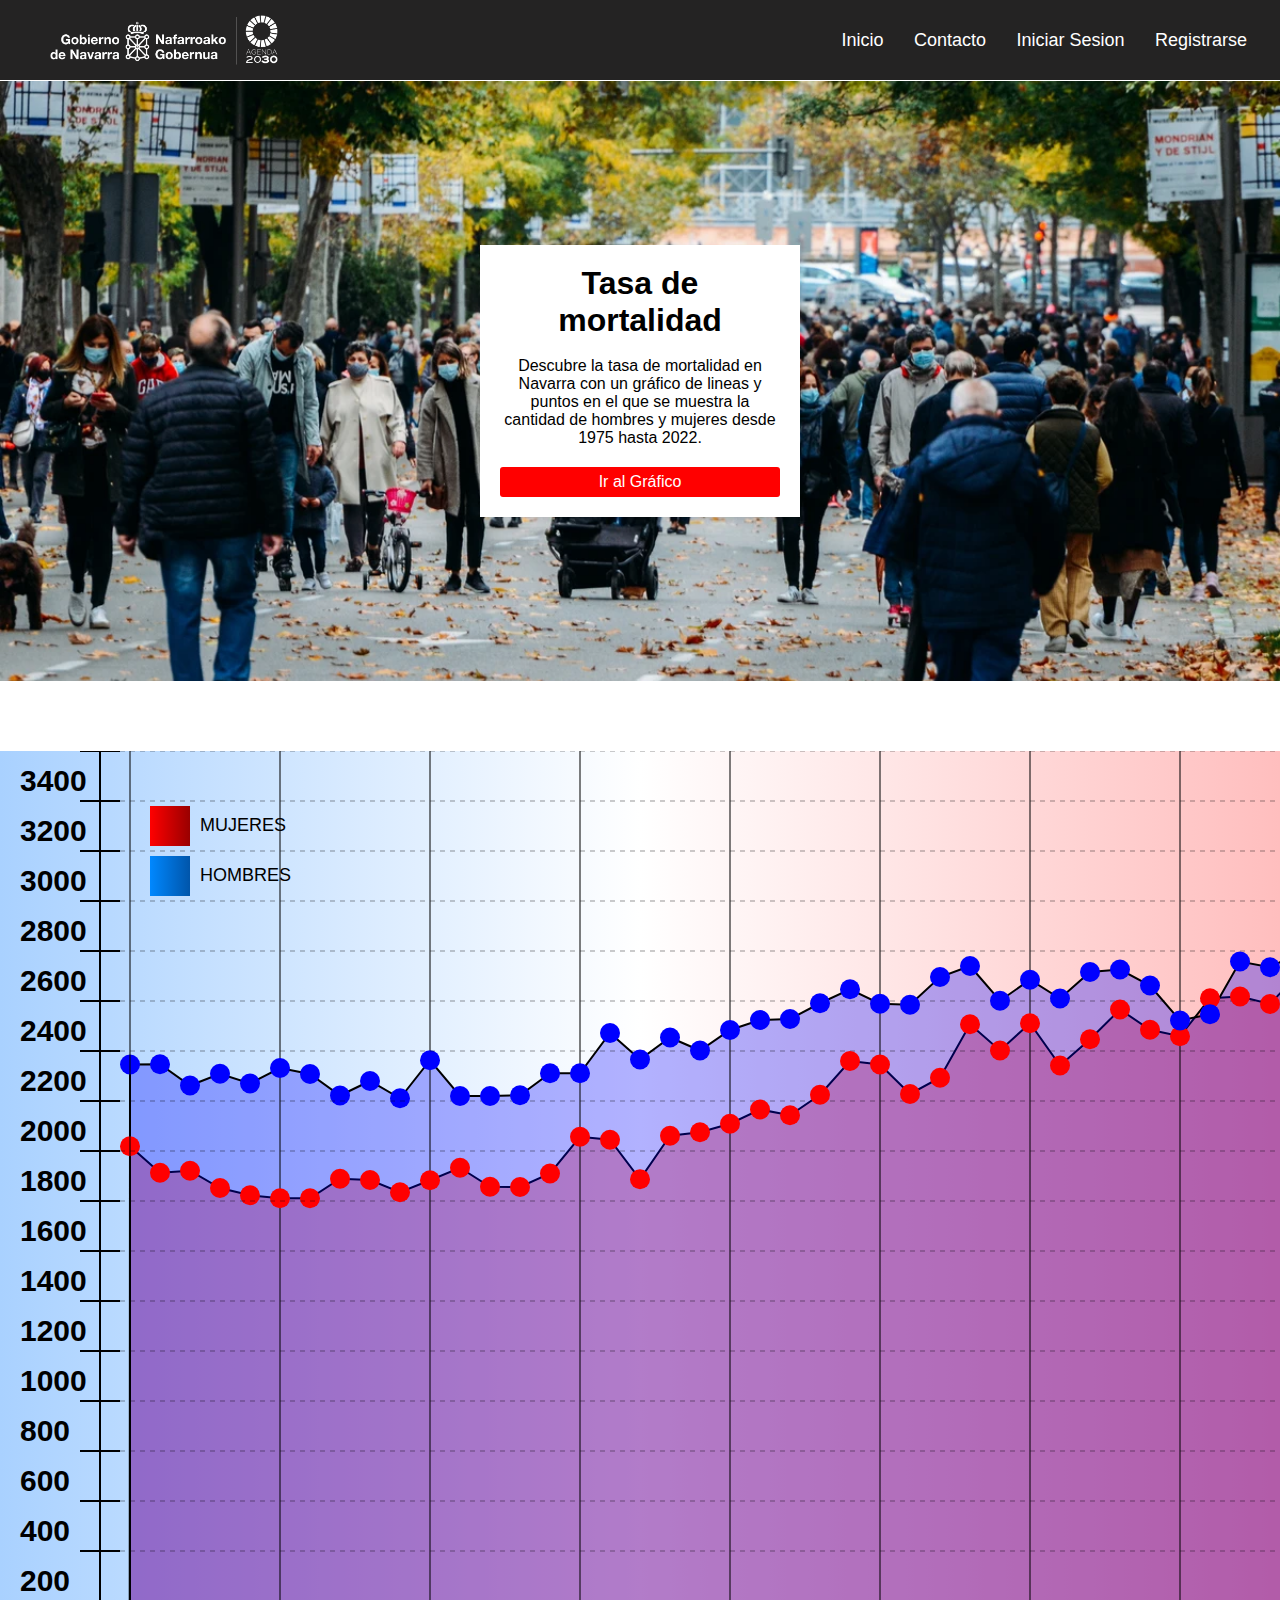
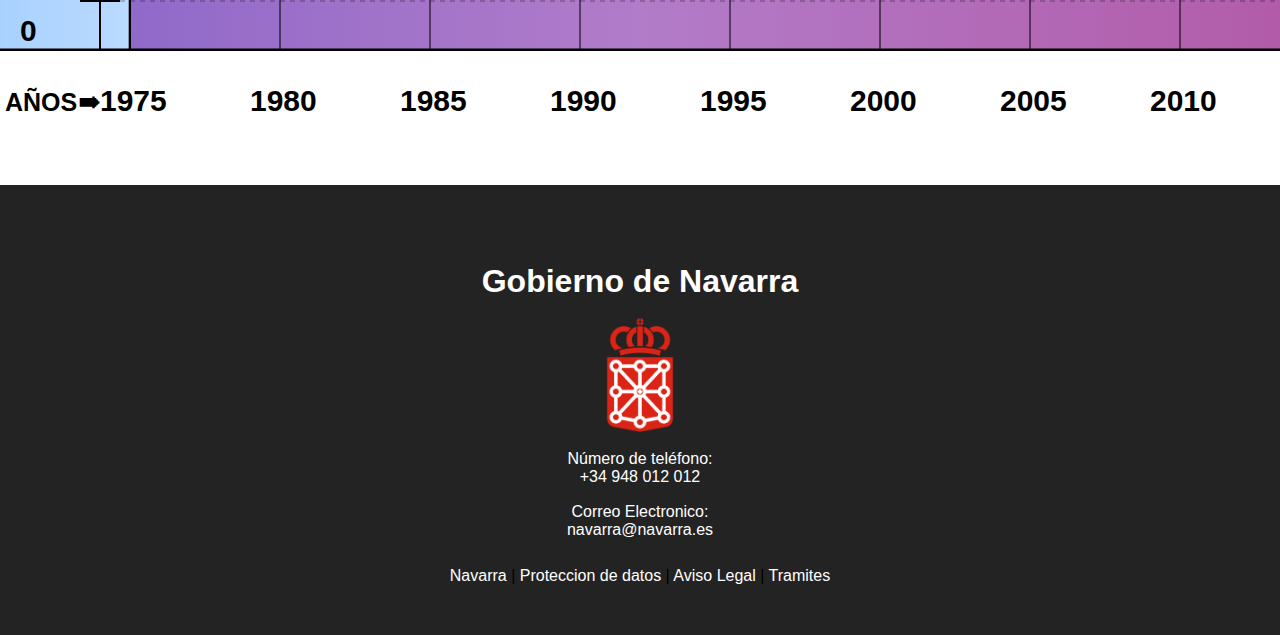
<file: PáginaWeb/tasaMortalidad.html>
<!DOCTYPE html>
<html lang="en">

<head>
  <meta charset="UTF-8">
  <meta http-equiv="X-UA-Compatible" content="IE=edge">
  <meta name="viewport" content="width=device-width, initial-scale=1.0">
  <title>Estadísticas Navarra | Poblacion</title>
  <link rel="stylesheet" href="css/tasaMortalidad.css">
</head>

<body>
  <!----------------- Barra de navegacion -------------------->
  <div class="div-nav">
    <a href="index.html" class="enlace">
      <img class="logo" src="img/logoNavarrablanco.png" alt="logo">
    </a>
    <!-- CheckBox del menu hamburguesa -->
    <input type="checkbox" id="checkbox">
    <label for="checkbox" class="checkboton">
      <!-- MenuHamburguesa logo -->
      <img class="menu-hmb" src="img/Menú-hamburguesa-herramienta-practica-o-icono-inutil.png" alt="iconoMenu">
    </label>
    <div class="div-nav-text">
      <!-- Links de "Inicio", "Contacto", etc -->
      <ul>
        <li><a href="index.html">Inicio</a></li>
        <li><a href="#aboutUs">Contacto</a></li>
        <!-- Iniciar sesion y registrarse -->
        <li><a id="login" href="#">Iniciar Sesion</a></li>
        <li><a id="login" href="#">Registrarse</a></li>
      </ul>
    </div>
  </div>

  <!---------------------- Segunda seccion ------------------------->
  <div class="box-mini-div2">
    <div class="mini-div2">
      <h1>Tasa de mortalidad</h1>
      <br />
      <p>Descubre la tasa de mortalidad en Navarra con un gráfico de lineas y puntos en el que se muestra la cantidad de hombres y mujeres desde 1975 hasta 2022.
      </p>
      <a href="#farmacia">
        <div class="link-mas2">
          <a href="#box-grafico"><p>Ir al Gráfico</p></a> 
        </div>
      </a>
    </div>
  </div>

  <!---------------------- Gráfico ----------------------->
  <div class="box-grafico" id="box-grafico">
    <svg width="1600" height="900" fill="black" xmlns="http://www.w3.org/2000/svg">
      <defs>
          <linearGradient id="grad" x1="0%" y1="0%" x2="100%" y2="0%">
              <stop offset="0%" stop-color="#A9D1FF"/>
              <stop offset="50%" stop-color="#ffffff"/>
              <stop offset="100%" stop-color="#FFBEBE"/>
          </linearGradient>
      </defs>
      <rect x="0" y="0" width="100%" height="100%" fill="url(#grad)"/>
      <path d="M100,100000 130,395.24999999999994 160,421.75 190,419.75 220,437 250,444.25 280,447.25 310,447.25 340,427.75 370,429 400,441.25 430,429.25 460,416.75 490,435.75 520,436 550,422.5 580,385.75 610,388.75 640,428.25 670,384.75 700,381.25 730,372.75 760,358.5 790,364.25 820,343.75 850,310 880,313.5 910,343 940,326.75 970,273.25 1000,299.5 1030,272.25 1060,314.5 1090,288.25 1120,258.5 1150,278.75 1180,285.25 1210,247.25 1240,245.5 1270,253 1300,221.25 1330,189.25 1360,196 1390,180.5 1420,183.25 1450,195.5 1480,70.75 1510,204.5 1410,100000"
            fill="red" stroke="black" stroke-width="2" fill-opacity="0.3"/>
      <path d="M100,100000 130,313.5 160,313.25 190,334.5 220,322.75 250,332.5 280,317 310,323 340,344.5 370,330 400,347.25 430,309.25 460,345 490,345 520,344.25 550,322.25 580,322.25 610,282 640,308.5 670,286.5 700,299.5 730,279 760,269 790,268 820,252.25 850,238.25 880,252.75 910,253.75 940,226 970,215 1000,249.75 1030,228.75 1060,247.5 1090,221 1120,218.5 1150,234.5 1180,269.5 1210,263.25 1240,210.5 1270,216.25 1300,201 1330,190.75 1360,172.25 1390,158.5 1420,162 1450,212.5 1480,63.75 1510,152.75 1410,100000"
            fill="blue" stroke="black" stroke-width="2" fill-opacity="0.3"/>
      <circle cx="130" cy="395.24999999999994" r="10" fill="red"/>
      <circle cx="130" cy="313.5" r="10" fill="blue"/>
      <line x1="80" y1="850" x2="1600" y2="850" stroke="black" stroke-width="2" stroke-dasharray="5,5" opacity="0.2"/>
      <line x1="80" y1="850" x2="120" y2="850" stroke="black" stroke-width="2" opacity="1"/>
      <line x1="130" y1="900" x2="130" y2="0" stroke="black" stroke-width="2" opacity="0.5"/>
      <text x="20" y="890" font-size="30" font-weight="bold">0</text>
      <circle cx="160" cy="421.75" r="10" fill="red"/>
      <circle cx="160" cy="313.25" r="10" fill="blue"/>
      <line x1="80" y1="800" x2="1600" y2="800" stroke="black" stroke-width="2" stroke-dasharray="5,5" opacity="0.2"/>
      <line x1="80" y1="800" x2="120" y2="800" stroke="black" stroke-width="2" opacity="1"/>
      <line x1="280" y1="900" x2="280" y2="0" stroke="black" stroke-width="2" opacity="0.5"/>
      <text x="20" y="840" font-size="30" font-weight="bold">200</text>
      <circle cx="190" cy="419.75" r="10" fill="red"/>
      <circle cx="190" cy="334.5" r="10" fill="blue"/>
      <line x1="80" y1="750" x2="1600" y2="750" stroke="black" stroke-width="2" stroke-dasharray="5,5" opacity="0.2"/>
      <line x1="80" y1="750" x2="120" y2="750" stroke="black" stroke-width="2" opacity="1"/>
      <line x1="430" y1="900" x2="430" y2="0" stroke="black" stroke-width="2" opacity="0.5"/>
      <text x="20" y="790" font-size="30" font-weight="bold">400</text>
      <circle cx="220" cy="437" r="10" fill="red"/>
      <circle cx="220" cy="322.75" r="10" fill="blue"/>
      <line x1="80" y1="700" x2="1600" y2="700" stroke="black" stroke-width="2" stroke-dasharray="5,5" opacity="0.2"/>
      <line x1="80" y1="700" x2="120" y2="700" stroke="black" stroke-width="2" opacity="1"/>
      <line x1="580" y1="900" x2="580" y2="0" stroke="black" stroke-width="2" opacity="0.5"/>
      <text x="20" y="740" font-size="30" font-weight="bold">600</text>
      <circle cx="250" cy="444.25" r="10" fill="red"/>
      <circle cx="250" cy="332.5" r="10" fill="blue"/>
      <line x1="80" y1="650" x2="1600" y2="650" stroke="black" stroke-width="2" stroke-dasharray="5,5" opacity="0.2"/>
      <line x1="80" y1="650" x2="120" y2="650" stroke="black" stroke-width="2" opacity="1"/>
      <line x1="730" y1="900" x2="730" y2="0" stroke="black" stroke-width="2" opacity="0.5"/>
      <text x="20" y="690" font-size="30" font-weight="bold">800</text>
      <circle cx="280" cy="447.25" r="10" fill="red"/>
      <circle cx="280" cy="317" r="10" fill="blue"/>
      <line x1="80" y1="600" x2="1600" y2="600" stroke="black" stroke-width="2" stroke-dasharray="5,5" opacity="0.2"/>
      <line x1="80" y1="600" x2="120" y2="600" stroke="black" stroke-width="2" opacity="1"/>
      <line x1="880" y1="900" x2="880" y2="0" stroke="black" stroke-width="2" opacity="0.5"/>
      <text x="20" y="640" font-size="30" font-weight="bold">1000</text>
      <circle cx="310" cy="447.25" r="10" fill="red"/>
      <circle cx="310" cy="323" r="10" fill="blue"/>
      <line x1="80" y1="550" x2="1600" y2="550" stroke="black" stroke-width="2" stroke-dasharray="5,5" opacity="0.2"/>
      <line x1="80" y1="550" x2="120" y2="550" stroke="black" stroke-width="2" opacity="1"/>
      <line x1="1030" y1="900" x2="1030" y2="0" stroke="black" stroke-width="2" opacity="0.5"/>
      <text x="20" y="590" font-size="30" font-weight="bold">1200</text>
      <circle cx="340" cy="427.75" r="10" fill="red"/>
      <circle cx="340" cy="344.5" r="10" fill="blue"/>
      <line x1="80" y1="500" x2="1600" y2="500" stroke="black" stroke-width="2" stroke-dasharray="5,5" opacity="0.2"/>
      <line x1="80" y1="500" x2="120" y2="500" stroke="black" stroke-width="2" opacity="1"/>
      <line x1="1180" y1="900" x2="1180" y2="0" stroke="black" stroke-width="2" opacity="0.5"/>
      <text x="20" y="540" font-size="30" font-weight="bold">1400</text>
      <circle cx="370" cy="429" r="10" fill="red"/>
      <circle cx="370" cy="330" r="10" fill="blue"/>
      <line x1="80" y1="450" x2="1600" y2="450" stroke="black" stroke-width="2" stroke-dasharray="5,5" opacity="0.2"/>
      <line x1="80" y1="450" x2="120" y2="450" stroke="black" stroke-width="2" opacity="1"/>
      <line x1="1330" y1="900" x2="1330" y2="0" stroke="black" stroke-width="2" opacity="0.5"/>
      <text x="20" y="490" font-size="30" font-weight="bold">1600</text>
      <circle cx="400" cy="441.25" r="10" fill="red"/>
      <circle cx="400" cy="347.25" r="10" fill="blue"/>
      <line x1="80" y1="400" x2="1600" y2="400" stroke="black" stroke-width="2" stroke-dasharray="5,5" opacity="0.2"/>
      <line x1="80" y1="400" x2="120" y2="400" stroke="black" stroke-width="2" opacity="1"/>
      <line x1="1480" y1="900" x2="1480" y2="0" stroke="black" stroke-width="2" opacity="0.5"/>
      <text x="20" y="440" font-size="30" font-weight="bold">1800</text>
      <circle cx="430" cy="429.25" r="10" fill="red"/>
      <circle cx="430" cy="309.25" r="10" fill="blue"/>
      <line x1="80" y1="350" x2="1600" y2="350" stroke="black" stroke-width="2" stroke-dasharray="5,5" opacity="0.2"/>
      <line x1="80" y1="350" x2="120" y2="350" stroke="black" stroke-width="2" opacity="1"/>
      <line x1="1630" y1="900" x2="1630" y2="0" stroke="black" stroke-width="2" opacity="0.5"/>
      <text x="20" y="390" font-size="30" font-weight="bold">2000</text>
      <circle cx="460" cy="416.75" r="10" fill="red"/>
      <circle cx="460" cy="345" r="10" fill="blue"/>
      <line x1="80" y1="300" x2="1600" y2="300" stroke="black" stroke-width="2" stroke-dasharray="5,5" opacity="0.2"/>
      <line x1="80" y1="300" x2="120" y2="300" stroke="black" stroke-width="2" opacity="1"/>
      <line x1="1780" y1="900" x2="1780" y2="0" stroke="black" stroke-width="2" opacity="0.5"/>
      <text x="20" y="340" font-size="30" font-weight="bold">2200</text>
      <circle cx="490" cy="435.75" r="10" fill="red"/>
      <circle cx="490" cy="345" r="10" fill="blue"/>
      <line x1="80" y1="250" x2="1600" y2="250" stroke="black" stroke-width="2" stroke-dasharray="5,5" opacity="0.2"/>
      <line x1="80" y1="250" x2="120" y2="250" stroke="black" stroke-width="2" opacity="1"/>
      <line x1="1930" y1="900" x2="1930" y2="0" stroke="black" stroke-width="2" opacity="0.5"/>
      <text x="20" y="290" font-size="30" font-weight="bold">2400</text>
      <circle cx="520" cy="436" r="10" fill="red"/>
      <circle cx="520" cy="344.25" r="10" fill="blue"/>
      <line x1="80" y1="200" x2="1600" y2="200" stroke="black" stroke-width="2" stroke-dasharray="5,5" opacity="0.2"/>
      <line x1="80" y1="200" x2="120" y2="200" stroke="black" stroke-width="2" opacity="1"/>
      <line x1="2080" y1="900" x2="2080" y2="0" stroke="black" stroke-width="2" opacity="0.5"/>
      <text x="20" y="240" font-size="30" font-weight="bold">2600</text>
      <circle cx="550" cy="422.5" r="10" fill="red"/>
      <circle cx="550" cy="322.25" r="10" fill="blue"/>
      <line x1="80" y1="150" x2="1600" y2="150" stroke="black" stroke-width="2" stroke-dasharray="5,5" opacity="0.2"/>
      <line x1="80" y1="150" x2="120" y2="150" stroke="black" stroke-width="2" opacity="1"/>
      <line x1="2230" y1="900" x2="2230" y2="0" stroke="black" stroke-width="2" opacity="0.5"/>
      <text x="20" y="190" font-size="30" font-weight="bold">2800</text>
      <circle cx="580" cy="385.75" r="10" fill="red"/>
      <circle cx="580" cy="322.25" r="10" fill="blue"/>
      <line x1="80" y1="100" x2="1600" y2="100" stroke="black" stroke-width="2" stroke-dasharray="5,5" opacity="0.2"/>
      <line x1="80" y1="100" x2="120" y2="100" stroke="black" stroke-width="2" opacity="1"/>
      <line x1="2380" y1="900" x2="2380" y2="0" stroke="black" stroke-width="2" opacity="0.5"/>
      <text x="20" y="140" font-size="30" font-weight="bold">3000</text>
      <circle cx="610" cy="388.75" r="10" fill="red"/>
      <circle cx="610" cy="282" r="10" fill="blue"/>
      <line x1="80" y1="50" x2="1600" y2="50" stroke="black" stroke-width="2" stroke-dasharray="5,5" opacity="0.2"/>
      <line x1="80" y1="50" x2="120" y2="50" stroke="black" stroke-width="2" opacity="1"/>
      <line x1="2530" y1="900" x2="2530" y2="0" stroke="black" stroke-width="2" opacity="0.5"/>
      <text x="20" y="90" font-size="30" font-weight="bold">3200</text>
      <circle cx="640" cy="428.25" r="10" fill="red"/>
      <circle cx="640" cy="308.5" r="10" fill="blue"/>
      <line x1="80" y1="0" x2="1600" y2="0" stroke="black" stroke-width="2" stroke-dasharray="5,5" opacity="0.2"/>
      <line x1="80" y1="0" x2="120" y2="0" stroke="black" stroke-width="2" opacity="1"/>
      <line x1="2680" y1="900" x2="2680" y2="0" stroke="black" stroke-width="2" opacity="0.5"/>
      <text x="20" y="40" font-size="30" font-weight="bold">3400</text>
      <circle cx="670" cy="384.75" r="10" fill="red"/>
      <circle cx="670" cy="286.5" r="10" fill="blue"/>
      <line x1="80" y1="-50" x2="1600" y2="-50" stroke="black" stroke-width="2" stroke-dasharray="5,5" opacity="0.2"/>
      <line x1="80" y1="-50" x2="120" y2="-50" stroke="black" stroke-width="2" opacity="1"/>
      <line x1="2830" y1="900" x2="2830" y2="0" stroke="black" stroke-width="2" opacity="0.5"/>
      <text x="20" y="-10" font-size="30" font-weight="bold">3600</text>
      <circle cx="700" cy="381.25" r="10" fill="red"/>
      <circle cx="700" cy="299.5" r="10" fill="blue"/>
      <line x1="80" y1="-100" x2="1600" y2="-100" stroke="black" stroke-width="2" stroke-dasharray="5,5" opacity="0.2"/>
      <line x1="80" y1="-100" x2="120" y2="-100" stroke="black" stroke-width="2" opacity="1"/>
      <line x1="2980" y1="900" x2="2980" y2="0" stroke="black" stroke-width="2" opacity="0.5"/>
      <text x="20" y="-60" font-size="30" font-weight="bold">3800</text>
      <circle cx="730" cy="372.75" r="10" fill="red"/>
      <circle cx="730" cy="279" r="10" fill="blue"/>
      <line x1="80" y1="-150" x2="1600" y2="-150" stroke="black" stroke-width="2" stroke-dasharray="5,5" opacity="0.2"/>
      <line x1="80" y1="-150" x2="120" y2="-150" stroke="black" stroke-width="2" opacity="1"/>
      <line x1="3130" y1="900" x2="3130" y2="0" stroke="black" stroke-width="2" opacity="0.5"/>
      <text x="20" y="-110" font-size="30" font-weight="bold">4000</text>
      <circle cx="760" cy="358.5" r="10" fill="red"/>
      <circle cx="760" cy="269" r="10" fill="blue"/>
      <line x1="80" y1="-200" x2="1600" y2="-200" stroke="black" stroke-width="2" stroke-dasharray="5,5" opacity="0.2"/>
      <line x1="80" y1="-200" x2="120" y2="-200" stroke="black" stroke-width="2" opacity="1"/>
      <line x1="3280" y1="900" x2="3280" y2="0" stroke="black" stroke-width="2" opacity="0.5"/>
      <text x="20" y="-160" font-size="30" font-weight="bold">4200</text>
      <circle cx="790" cy="364.25" r="10" fill="red"/>
      <circle cx="790" cy="268" r="10" fill="blue"/>
      <line x1="80" y1="-250" x2="1600" y2="-250" stroke="black" stroke-width="2" stroke-dasharray="5,5" opacity="0.2"/>
      <line x1="80" y1="-250" x2="120" y2="-250" stroke="black" stroke-width="2" opacity="1"/>
      <line x1="3430" y1="900" x2="3430" y2="0" stroke="black" stroke-width="2" opacity="0.5"/>
      <text x="20" y="-210" font-size="30" font-weight="bold">4400</text>
      <circle cx="820" cy="343.75" r="10" fill="red"/>
      <circle cx="820" cy="252.25" r="10" fill="blue"/>
      <line x1="80" y1="-300" x2="1600" y2="-300" stroke="black" stroke-width="2" stroke-dasharray="5,5" opacity="0.2"/>
      <line x1="80" y1="-300" x2="120" y2="-300" stroke="black" stroke-width="2" opacity="1"/>
      <line x1="3580" y1="900" x2="3580" y2="0" stroke="black" stroke-width="2" opacity="0.5"/>
      <text x="20" y="-260" font-size="30" font-weight="bold">4600</text>
      <circle cx="850" cy="310" r="10" fill="red"/>
      <circle cx="850" cy="238.25" r="10" fill="blue"/>
      <line x1="80" y1="-350" x2="1600" y2="-350" stroke="black" stroke-width="2" stroke-dasharray="5,5" opacity="0.2"/>
      <line x1="80" y1="-350" x2="120" y2="-350" stroke="black" stroke-width="2" opacity="1"/>
      <line x1="3730" y1="900" x2="3730" y2="0" stroke="black" stroke-width="2" opacity="0.5"/>
      <text x="20" y="-310" font-size="30" font-weight="bold">4800</text>
      <circle cx="880" cy="313.5" r="10" fill="red"/>
      <circle cx="880" cy="252.75" r="10" fill="blue"/>
      <line x1="80" y1="-400" x2="1600" y2="-400" stroke="black" stroke-width="2" stroke-dasharray="5,5" opacity="0.2"/>
      <line x1="80" y1="-400" x2="120" y2="-400" stroke="black" stroke-width="2" opacity="1"/>
      <line x1="3880" y1="900" x2="3880" y2="0" stroke="black" stroke-width="2" opacity="0.5"/>
      <text x="20" y="-360" font-size="30" font-weight="bold">5000</text>
      <circle cx="910" cy="343" r="10" fill="red"/>
      <circle cx="910" cy="253.75" r="10" fill="blue"/>
      <line x1="80" y1="-450" x2="1600" y2="-450" stroke="black" stroke-width="2" stroke-dasharray="5,5" opacity="0.2"/>
      <line x1="80" y1="-450" x2="120" y2="-450" stroke="black" stroke-width="2" opacity="1"/>
      <line x1="4030" y1="900" x2="4030" y2="0" stroke="black" stroke-width="2" opacity="0.5"/>
      <text x="20" y="-410" font-size="30" font-weight="bold">5200</text>
      <circle cx="940" cy="326.75" r="10" fill="red"/>
      <circle cx="940" cy="226" r="10" fill="blue"/>
      <line x1="80" y1="-500" x2="1600" y2="-500" stroke="black" stroke-width="2" stroke-dasharray="5,5" opacity="0.2"/>
      <line x1="80" y1="-500" x2="120" y2="-500" stroke="black" stroke-width="2" opacity="1"/>
      <line x1="4180" y1="900" x2="4180" y2="0" stroke="black" stroke-width="2" opacity="0.5"/>
      <text x="20" y="-460" font-size="30" font-weight="bold">5400</text>
      <circle cx="970" cy="273.25" r="10" fill="red"/>
      <circle cx="970" cy="215" r="10" fill="blue"/>
      <line x1="80" y1="-550" x2="1600" y2="-550" stroke="black" stroke-width="2" stroke-dasharray="5,5" opacity="0.2"/>
      <line x1="80" y1="-550" x2="120" y2="-550" stroke="black" stroke-width="2" opacity="1"/>
      <line x1="4330" y1="900" x2="4330" y2="0" stroke="black" stroke-width="2" opacity="0.5"/>
      <text x="20" y="-510" font-size="30" font-weight="bold">5600</text>
      <circle cx="1000" cy="299.5" r="10" fill="red"/>
      <circle cx="1000" cy="249.75" r="10" fill="blue"/>
      <line x1="80" y1="-600" x2="1600" y2="-600" stroke="black" stroke-width="2" stroke-dasharray="5,5" opacity="0.2"/>
      <line x1="80" y1="-600" x2="120" y2="-600" stroke="black" stroke-width="2" opacity="1"/>
      <line x1="4480" y1="900" x2="4480" y2="0" stroke="black" stroke-width="2" opacity="0.5"/>
      <text x="20" y="-560" font-size="30" font-weight="bold">5800</text>
      <circle cx="1030" cy="272.25" r="10" fill="red"/>
      <circle cx="1030" cy="228.75" r="10" fill="blue"/>
      <line x1="80" y1="-650" x2="1600" y2="-650" stroke="black" stroke-width="2" stroke-dasharray="5,5" opacity="0.2"/>
      <line x1="80" y1="-650" x2="120" y2="-650" stroke="black" stroke-width="2" opacity="1"/>
      <line x1="4630" y1="900" x2="4630" y2="0" stroke="black" stroke-width="2" opacity="0.5"/>
      <text x="20" y="-610" font-size="30" font-weight="bold">6000</text>
      <circle cx="1060" cy="314.5" r="10" fill="red"/>
      <circle cx="1060" cy="247.5" r="10" fill="blue"/>
      <line x1="80" y1="-700" x2="1600" y2="-700" stroke="black" stroke-width="2" stroke-dasharray="5,5" opacity="0.2"/>
      <line x1="80" y1="-700" x2="120" y2="-700" stroke="black" stroke-width="2" opacity="1"/>
      <line x1="4780" y1="900" x2="4780" y2="0" stroke="black" stroke-width="2" opacity="0.5"/>
      <text x="20" y="-660" font-size="30" font-weight="bold">6200</text>
      <circle cx="1090" cy="288.25" r="10" fill="red"/>
      <circle cx="1090" cy="221" r="10" fill="blue"/>
      <line x1="80" y1="-750" x2="1600" y2="-750" stroke="black" stroke-width="2" stroke-dasharray="5,5" opacity="0.2"/>
      <line x1="80" y1="-750" x2="120" y2="-750" stroke="black" stroke-width="2" opacity="1"/>
      <line x1="4930" y1="900" x2="4930" y2="0" stroke="black" stroke-width="2" opacity="0.5"/>
      <text x="20" y="-710" font-size="30" font-weight="bold">6400</text>
      <circle cx="1120" cy="258.5" r="10" fill="red"/>
      <circle cx="1120" cy="218.5" r="10" fill="blue"/>
      <line x1="80" y1="-800" x2="1600" y2="-800" stroke="black" stroke-width="2" stroke-dasharray="5,5" opacity="0.2"/>
      <line x1="80" y1="-800" x2="120" y2="-800" stroke="black" stroke-width="2" opacity="1"/>
      <line x1="5080" y1="900" x2="5080" y2="0" stroke="black" stroke-width="2" opacity="0.5"/>
      <text x="20" y="-760" font-size="30" font-weight="bold">6600</text>
      <circle cx="1150" cy="278.75" r="10" fill="red"/>
      <circle cx="1150" cy="234.5" r="10" fill="blue"/>
      <line x1="80" y1="-850" x2="1600" y2="-850" stroke="black" stroke-width="2" stroke-dasharray="5,5" opacity="0.2"/>
      <line x1="80" y1="-850" x2="120" y2="-850" stroke="black" stroke-width="2" opacity="1"/>
      <line x1="5230" y1="900" x2="5230" y2="0" stroke="black" stroke-width="2" opacity="0.5"/>
      <text x="20" y="-810" font-size="30" font-weight="bold">6800</text>
      <circle cx="1180" cy="285.25" r="10" fill="red"/>
      <circle cx="1180" cy="269.5" r="10" fill="blue"/>
      <line x1="80" y1="-900" x2="1600" y2="-900" stroke="black" stroke-width="2" stroke-dasharray="5,5" opacity="0.2"/>
      <line x1="80" y1="-900" x2="120" y2="-900" stroke="black" stroke-width="2" opacity="1"/>
      <line x1="5380" y1="900" x2="5380" y2="0" stroke="black" stroke-width="2" opacity="0.5"/>
      <text x="20" y="-860" font-size="30" font-weight="bold">7000</text>
      <circle cx="1210" cy="247.25" r="10" fill="red"/>
      <circle cx="1210" cy="263.25" r="10" fill="blue"/>
      <line x1="80" y1="-950" x2="1600" y2="-950" stroke="black" stroke-width="2" stroke-dasharray="5,5" opacity="0.2"/>
      <line x1="80" y1="-950" x2="120" y2="-950" stroke="black" stroke-width="2" opacity="1"/>
      <line x1="5530" y1="900" x2="5530" y2="0" stroke="black" stroke-width="2" opacity="0.5"/>
      <text x="20" y="-910" font-size="30" font-weight="bold">7200</text>
      <circle cx="1240" cy="245.5" r="10" fill="red"/>
      <circle cx="1240" cy="210.5" r="10" fill="blue"/>
      <line x1="80" y1="-1000" x2="1600" y2="-1000" stroke="black" stroke-width="2" stroke-dasharray="5,5" opacity="0.2"/>
      <line x1="80" y1="-1000" x2="120" y2="-1000" stroke="black" stroke-width="2" opacity="1"/>
      <line x1="5680" y1="900" x2="5680" y2="0" stroke="black" stroke-width="2" opacity="0.5"/>
      <text x="20" y="-960" font-size="30" font-weight="bold">7400</text>
      <circle cx="1270" cy="253" r="10" fill="red"/>
      <circle cx="1270" cy="216.25" r="10" fill="blue"/>
      <line x1="80" y1="-1050" x2="1600" y2="-1050" stroke="black" stroke-width="2" stroke-dasharray="5,5" opacity="0.2"/>
      <line x1="80" y1="-1050" x2="120" y2="-1050" stroke="black" stroke-width="2" opacity="1"/>
      <line x1="5830" y1="900" x2="5830" y2="0" stroke="black" stroke-width="2" opacity="0.5"/>
      <text x="20" y="-1010" font-size="30" font-weight="bold">7600</text>
      <circle cx="1300" cy="221.25" r="10" fill="red"/>
      <circle cx="1300" cy="201" r="10" fill="blue"/>
      <line x1="80" y1="-1100" x2="1600" y2="-1100" stroke="black" stroke-width="2" stroke-dasharray="5,5" opacity="0.2"/>
      <line x1="80" y1="-1100" x2="120" y2="-1100" stroke="black" stroke-width="2" opacity="1"/>
      <line x1="5980" y1="900" x2="5980" y2="0" stroke="black" stroke-width="2" opacity="0.5"/>
      <text x="20" y="-1060" font-size="30" font-weight="bold">7800</text>
      <circle cx="1330" cy="189.25" r="10" fill="red"/>
      <circle cx="1330" cy="190.75" r="10" fill="blue"/>
      <line x1="80" y1="-1150" x2="1600" y2="-1150" stroke="black" stroke-width="2" stroke-dasharray="5,5" opacity="0.2"/>
      <line x1="80" y1="-1150" x2="120" y2="-1150" stroke="black" stroke-width="2" opacity="1"/>
      <line x1="6130" y1="900" x2="6130" y2="0" stroke="black" stroke-width="2" opacity="0.5"/>
      <text x="20" y="-1110" font-size="30" font-weight="bold">8000</text>
      <circle cx="1360" cy="196" r="10" fill="red"/>
      <circle cx="1360" cy="172.25" r="10" fill="blue"/>
      <line x1="80" y1="-1200" x2="1600" y2="-1200" stroke="black" stroke-width="2" stroke-dasharray="5,5" opacity="0.2"/>
      <line x1="80" y1="-1200" x2="120" y2="-1200" stroke="black" stroke-width="2" opacity="1"/>
      <line x1="6280" y1="900" x2="6280" y2="0" stroke="black" stroke-width="2" opacity="0.5"/>
      <text x="20" y="-1160" font-size="30" font-weight="bold">8200</text>
      <circle cx="1390" cy="180.5" r="10" fill="red"/>
      <circle cx="1390" cy="158.5" r="10" fill="blue"/>
      <line x1="80" y1="-1250" x2="1600" y2="-1250" stroke="black" stroke-width="2" stroke-dasharray="5,5" opacity="0.2"/>
      <line x1="80" y1="-1250" x2="120" y2="-1250" stroke="black" stroke-width="2" opacity="1"/>
      <line x1="6430" y1="900" x2="6430" y2="0" stroke="black" stroke-width="2" opacity="0.5"/>
      <text x="20" y="-1210" font-size="30" font-weight="bold">8400</text>
      <circle cx="1420" cy="183.25" r="10" fill="red"/>
      <circle cx="1420" cy="162" r="10" fill="blue"/>
      <line x1="80" y1="-1300" x2="1600" y2="-1300" stroke="black" stroke-width="2" stroke-dasharray="5,5" opacity="0.2"/>
      <line x1="80" y1="-1300" x2="120" y2="-1300" stroke="black" stroke-width="2" opacity="1"/>
      <line x1="6580" y1="900" x2="6580" y2="0" stroke="black" stroke-width="2" opacity="0.5"/>
      <text x="20" y="-1260" font-size="30" font-weight="bold">8600</text>
      <circle cx="1450" cy="195.5" r="10" fill="red"/>
      <circle cx="1450" cy="212.5" r="10" fill="blue"/>
      <line x1="80" y1="-1350" x2="1600" y2="-1350" stroke="black" stroke-width="2" stroke-dasharray="5,5" opacity="0.2"/>
      <line x1="80" y1="-1350" x2="120" y2="-1350" stroke="black" stroke-width="2" opacity="1"/>
      <line x1="6730" y1="900" x2="6730" y2="0" stroke="black" stroke-width="2" opacity="0.5"/>
      <text x="20" y="-1310" font-size="30" font-weight="bold">8800</text>
      <circle cx="1480" cy="70.75" r="10" fill="red"/>
      <circle cx="1480" cy="63.75" r="10" fill="blue"/>
      <line x1="80" y1="-1400" x2="1600" y2="-1400" stroke="black" stroke-width="2" stroke-dasharray="5,5" opacity="0.2"/>
      <line x1="80" y1="-1400" x2="120" y2="-1400" stroke="black" stroke-width="2" opacity="1"/>
      <line x1="6880" y1="900" x2="6880" y2="0" stroke="black" stroke-width="2" opacity="0.5"/>
      <text x="20" y="-1360" font-size="30" font-weight="bold">9000</text>
      <circle cx="1510" cy="204.5" r="10" fill="red"/>
      <circle cx="1510" cy="152.75" r="10" fill="blue"/>
      <line x1="80" y1="-1450" x2="1600" y2="-1450" stroke="black" stroke-width="2" stroke-dasharray="5,5" opacity="0.2"/>
      <line x1="80" y1="-1450" x2="120" y2="-1450" stroke="black" stroke-width="2" opacity="1"/>
      <line x1="7030" y1="900" x2="7030" y2="0" stroke="black" stroke-width="2" opacity="0.5"/>
      <text x="20" y="-1410" font-size="30" font-weight="bold">9200</text>
      <defs>
          <linearGradient id="red">
              <stop offset="0%" stop-color="#ff0000"/>
              <stop offset="100%" stop-color="#990000"/>
          </linearGradient>
          <linearGradient id="blue">
              <stop offset="0%" stop-color="#0088ff"/>
              <stop offset="100%" stop-color="#0055aa"/>
          </linearGradient>
      </defs>
      <rect width="100%" height="100%" fill="url(#grid)"/>
      <line x1="100" y1="0" x2="100" y2="900" stroke="black" stroke-width="2"/>
      <rect width="100%" height="100%" fill="url(#grid)"/>
      <line x1="0" y1="900" x2="1600" y2="900" stroke="black" stroke-width="5"/>
      <rect x="150" y="55" width="40" height="40" fill="url(#red)"/>
      <text x="200" y="80" font-size="18">MUJERES</text>
      <rect x="150" y="105" width="40" height="40" fill="url(#blue)"/>
      <text x="200" y="130" font-size="18">HOMBRES</text>
  </svg>
  </div>
  <div class="letras">
    <svg width="1600" height="100" xmlns="http://www.w3.org/2000/svg">
        <text x="5" y="30" font-size="25" font-weight="bold">
            AÑOS&#129070;
        </text>
        <text x="100" y="30" font-size="30" font-weight="bold">1975</text>
        <text x="130" y="30" font-size="30" font-weight="bold"/>
        <text x="160" y="30" font-size="30" font-weight="bold"/>
        <text x="190" y="30" font-size="30" font-weight="bold"/>
        <text x="220" y="30" font-size="30" font-weight="bold"/>
        <text x="250" y="30" font-size="30" font-weight="bold">1980</text>
        <text x="280" y="30" font-size="30" font-weight="bold"/>
        <text x="310" y="30" font-size="30" font-weight="bold"/>
        <text x="340" y="30" font-size="30" font-weight="bold"/>
        <text x="370" y="30" font-size="30" font-weight="bold"/>
        <text x="400" y="30" font-size="30" font-weight="bold">1985</text>
        <text x="430" y="30" font-size="30" font-weight="bold"/>
        <text x="460" y="30" font-size="30" font-weight="bold"/>
        <text x="490" y="30" font-size="30" font-weight="bold"/>
        <text x="520" y="30" font-size="30" font-weight="bold"/>
        <text x="550" y="30" font-size="30" font-weight="bold">1990</text>
        <text x="580" y="30" font-size="30" font-weight="bold"/>
        <text x="610" y="30" font-size="30" font-weight="bold"/>
        <text x="640" y="30" font-size="30" font-weight="bold"/>
        <text x="670" y="30" font-size="30" font-weight="bold"/>
        <text x="700" y="30" font-size="30" font-weight="bold">1995</text>
        <text x="730" y="30" font-size="30" font-weight="bold"/>
        <text x="760" y="30" font-size="30" font-weight="bold"/>
        <text x="790" y="30" font-size="30" font-weight="bold"/>
        <text x="820" y="30" font-size="30" font-weight="bold"/>
        <text x="850" y="30" font-size="30" font-weight="bold">2000</text>
        <text x="880" y="30" font-size="30" font-weight="bold"/>
        <text x="910" y="30" font-size="30" font-weight="bold"/>
        <text x="940" y="30" font-size="30" font-weight="bold"/>
        <text x="970" y="30" font-size="30" font-weight="bold"/>
        <text x="1000" y="30" font-size="30" font-weight="bold">2005</text>
        <text x="1030" y="30" font-size="30" font-weight="bold"/>
        <text x="1060" y="30" font-size="30" font-weight="bold"/>
        <text x="1090" y="30" font-size="30" font-weight="bold"/>
        <text x="1120" y="30" font-size="30" font-weight="bold"/>
        <text x="1150" y="30" font-size="30" font-weight="bold">2010</text>
        <text x="1180" y="30" font-size="30" font-weight="bold"/>
        <text x="1210" y="30" font-size="30" font-weight="bold"/>
        <text x="1240" y="30" font-size="30" font-weight="bold"/>
        <text x="1270" y="30" font-size="30" font-weight="bold"/>
        <text x="1300" y="30" font-size="30" font-weight="bold">2015</text>
        <text x="1330" y="30" font-size="30" font-weight="bold"/>
        <text x="1360" y="30" font-size="30" font-weight="bold"/>
        <text x="1390" y="30" font-size="30" font-weight="bold"/>
        <text x="1420" y="30" font-size="30" font-weight="bold"/>
        <text x="1450" y="30" font-size="30" font-weight="bold">2020</text>
        <text x="1480" y="30" font-size="30" font-weight="bold"/>
    </svg>
  </div>



  <!---------------------- About Us ------------------------->
  <div class="contenedor-aboutUs">
    <div class="texto-aboutUs">
      <h1>Gobierno de Navarra</h1>
      <img id="aboutUs" src="img/Escudo_del_gobierno_de_Navarra.svg.png" alt="logoNavarra">
      <p>
        Número de teléfono:
        <br />
        +34 948 012 012
      </p>
      <p>
        Correo Electronico:
        <br />
        navarra@navarra.es
      </p>
    </div>
    <div class=texto-terminos>
      <p>
        <a href="https://www.navarra.es/home_es/Navarra/" target="_blank">Navarra</a>
        |
        <a href="https://www.navarra.es/es/proteccion-de-datos">Proteccion de datos</a>
        |
        <a href="https://www.navarra.es/es/aviso-legal" target="_blank">Aviso Legal</a>
        |
        <a href="https://www.navarra.es/es/tramites">Tramites</a>
      </p>

    </div>
  </div>
</body>

</html>
</file>
<file: PáginaWeb/css/styleIndex.css>
* {
  box-sizing: border-box;
  font-family: Tahoma, Verdana, sans-serif;
  margin: 0;
  padding: 0;
  text-decoration: none;
}

html {
  scroll-behavior: smooth;
}


/*------------------ Barra de navegacion --------------------*/
.div-nav {
  background-color: rgb(36, 35, 35);
  height: 80px;
  width: 100%;
  position: sticky;
  z-index: 2;
  top: 0px;
}

/* Posicion y tamaño del logo */
.logo {
  height: 50px;
  width: auto;
}

.enlace {
  position: absolute;
  padding: 15px 50px;
}

/* Posicion de la lista de opciones */
.div-nav ul {
  float: right;
  margin-right: 20px;
}

.div-nav ul li {
  display: inline-block;
  line-height: 80px;
}

/* Formato de las pestañas */
.div-nav ul li a {
  color: rgb(255, 255, 255);
  font-size: 18px;
  padding: 7px 13px;
  border-radius: 3px;
}

.div-nav ul li a:hover {
  background-color: red;
  color: white;
}


#login:hover {
  background-color: red;
  color: rgb(255, 255, 255);
}

/* Checkbox del menu hamburguesa */
.menu-hmb {
  height: 25px;
}

.checkboton {
  float: right;
  line-height: 90px;
  margin-right: 50px;
  cursor: pointer;
  display: none;
}

#checkbox {
  display: none;
}

/*--------- Responsive -------------*/
/* Formato Tablet */
@media (max-width: 950px) {

  /* Para que el espacio sea menor en tamaño tablet */
  .enlace {
    padding-left: 20px;
  }

  /* Para que la fuente sea menor en tamaño tablet */
  .div-nav ul li a {
    font-size: 16px;
  }
}

/* Formato Movil */
@media (max-width: 860px) {
  .checkboton {
    display: block;
  }

  /* Para que el menu no se desplieque automaticamente y su posicionamiento*/
  .div-nav ul {
    position: fixed;
    width: 100%;
    height: 100%;
    background-color: rgb(36, 35, 35);
    top: 80px;
    left: -100%;
    text-align: center;
    z-index: 1;
  }

  /* Posicionamiento de las opciones */
  .div-nav ul li {
    display: block;
    margin: 50px 0;
    line-height: 30px;
  }

  /* Tamaño de fuente de las opciones */
  .div-nav ul li a {
    font-size: 20px;
  }

  /* Hover para que se coloree de rojo cuando pases el cursor */
  li a:hover {
    color: red;
  }

  /* Cuando el checkbox este pulsado, abrir el menu */
  #checkbox:checked~.div-nav-text ul {
    left: 0;
  }
}

/* -------------------- Segunda seccion -----------------------*/
h1{
  text-align: center;
}

p{
  text-align: center;
}


.box-mini-div2 {
  background-image: url(imgBackground/poblacionIIndex.png);
  background-position: center;
  background-repeat: no-repeat;
  display: flex;
  height: 600px;
  background-color: rgb(36, 35, 35);
  width: 100%;
}

/* Div que contiene el texto y el link*/
.mini-div2 {
  width: 25%;
  height: auto;
  margin: 0 auto;
  margin-top: auto;
  margin-bottom: auto;
  background-color: white;
  border-color: rgb(238, 233, 233);
  padding: 20px;
}

/* Div del link*/
.link-mas2 {
color: white;
background-color: red;
margin-top: 20px;
border-radius: 3px;
}

/* Texto del div del link*/
.link-mas2 p{
  text-align: center;
  padding: 6px;
}

/*----------- Responsive -------------*/
/* Formato Tablet y Movil */
@media (max-width: 950px) {
  .mini-div2 {
    width: 85%;
  }
}

/* -------------------- Tercera seccion -----------------------*/
/* Div de la secciones */
.content-div {
  display: flex;
  justify-content: space-between;
  height: 550px;
  width: 100%;
  padding-left: 15%;
  padding-right: 15%;
}

.content-div2 {
  display: flex;
  justify-content: space-between;
  height: 550px;
  width: 100%;
  padding-left: 25%;
  padding-right: 25%;
}

/* Contenedor de las imagenes link */
.contenedor {
  border-color: black;
  display: flex;
  justify-content: space-between;
  position: relative;
  width: 100%;
  height: 100%;
  cursor: pointer;
}

/* Imagenes  link */
.imageLink {
  width: 100%;
  height: 100%;
}

/* Texto del centro de las imagenes link */
.middle {
  opacity: 0;
  position: absolute;
  top: 50%;
  left: 50%;
  transform: translate(-50%, -50%);
  text-align: center;
}

.middle a {
  outline: none;
}

/* Opacidad de las imagenes link */
.contenedor:hover .imageLink {
  opacity: 0.3;
}

/* Opacidad del texto del centro de las imagenes link */
.contenedor:hover .middle {
  opacity: 1;
}

/* Texto de las imagenes link */
.textoLink {
  border-radius: 15px;
  background-color: #cf1717d0;
  color: rgb(255, 255, 255);
  font-size: 16px;
  padding: 15px 34px;
  justify-content: center;
}




/* -------------------- About Us -----------------------*/
.contenedor-aboutUs {
  display: flex;
  flex-direction: column;
  justify-content: space-between;
  height: 450px;
  width: 100%;
  background-color: rgb(36, 35, 35);
  text-align: center;
  align-items: center;
  padding: 50px;
}

/* Div del texto y logo*/
.texto-aboutUs {
  height: 100%;
  width: 100%;
  display: flex;
  flex-direction: column;
  justify-content: space-around;
  align-items: center;
  color: white;
  text-align: center;
  padding: 20px;
}

.texto-aboutUs img {
  width: 70px;
  height: auto;
}

a:link {
  color: white;
}

a:visited {
  color: white;
}
</file>
<file: PáginaWeb/css/esperanzaVida.css>
* {
    box-sizing: border-box;
    font-family: Tahoma, Verdana, sans-serif;
    margin: 0;
    padding: 0;
    text-decoration: none;
  }
  
  html {
    scroll-behavior: smooth;
  }
  

  /*------------------ Barra de navegacion --------------------*/
  .div-nav {
    background-color: rgb(36, 35, 35);
    height: 80px;
    width: 100%;
    position: sticky;
    z-index: 2;
    top: 0px;
  }
  
  /* Posicion y tamaño del logo */
  .logo {
    height: 50px;
    width: auto;
  }
  
  .enlace {
    position: absolute;
    padding: 15px 50px;
  }
  
  /* Posicion de la lista de opciones */
  .div-nav ul {
    float: right;
    margin-right: 20px;
  }
  
  .div-nav ul li {
    display: inline-block;
    line-height: 80px;
  }
  
  /* Formato de las pestañas */
  .div-nav ul li a {
    color: rgb(255, 255, 255);
    font-size: 18px;
    padding: 7px 13px;
    border-radius: 3px;
  }
  
  .div-nav ul li a:hover {
    background-color: red;
    color: white;
  }
  
  
  #login:hover {
    background-color: red;
    color: rgb(255, 255, 255);
  }
  
  /* Checkbox del menu hamburguesa */
  .menu-hmb {
    height: 25px;
  }
  
  .checkboton {
    float: right;
    line-height: 90px;
    margin-right: 50px;
    cursor: pointer;
    display: none;
  }
  
  #checkbox {
    display: none;
  }
  
  /*--------- Responsive -------------*/
  /* Formato Tablet */
  @media (max-width: 950px) {
  
    /* Para que el espacio sea menor en tamaño tablet */
    .enlace {
      padding-left: 20px;
    }
  
    /* Para que la fuente sea menor en tamaño tablet */
    .div-nav ul li a {
      font-size: 16px;
    }
  }
  
  /* Formato Movil */
  @media (max-width: 860px) {
    .checkboton {
      display: block;
    }
  
    /* Para que el menu no se desplieque automaticamente y su posicionamiento*/
    .div-nav ul {
      position: fixed;
      width: 100%;
      height: 100%;
      background-color: rgb(36, 35, 35);
      top: 80px;
      left: -100%;
      text-align: center;
      z-index: 1;
    }
  
    /* Posicionamiento de las opciones */
    .div-nav ul li {
      display: block;
      margin: 50px 0;
      line-height: 30px;
    }
  
    /* Tamaño de fuente de las opciones */
    .div-nav ul li a {
      font-size: 20px;
    }
  
    /* Hover para que se coloree de rojo cuando pases el cursor */
    li a:hover {
      color: red;
    }
  
    /* Cuando el checkbox este pulsado, abrir el menu */
    #checkbox:checked~.div-nav-text ul {
      left: 0;
    }
  }
 
   /* -------------------- Gráfico -----------------------*/
   .box-grafico {
    display: flex;
    height: 1000px;
    width: 100%;
    justify-content: center;
    padding-top: 70px;
  }

  /* -------------------- Segunda seccion -----------------------*/
  h1{
    text-align: center;
  }

  p{
    text-align: center;
  }
  
  .box-mini-div2 {
    background-image: url(imgBackground/esperanzaVida.jpg);
    background-size: cover;
    background-position: center;
    background-repeat: no-repeat;
    display: flex;
    height: 600px;
    background-color: rgb(36, 35, 35);
    width: 100%;
  }
  
  /* Div que contiene el texto y el link*/
  .mini-div2 {
    width: 25%;
    height: auto;
    margin: 0 auto;
    margin-top: auto;
    margin-bottom: auto;
    background-color: white;
    border-color: rgb(238, 233, 233);
    padding: 20px;
  }
  
  /* Div del link*/
  .link-mas2 {
  color: white;
  background-color: red;
  margin-top: 20px;
  border-radius: 3px;
  }
  
  /* Texto del div del link*/
  .link-mas2 p{
    text-align: center;
    padding: 6px;
  }
  
  /*----------- Responsive -------------*/
  /* Formato Tablet y Movil */
  @media (max-width: 950px) {
    .mini-div2 {
      width: 85%;
    }
  }
  
  
  
  /* -------------------- About Us -----------------------*/
  .contenedor-aboutUs {
    display: flex;
    flex-direction: column;
    justify-content: space-between;
    height: 450px;
    width: 100%;
    background-color: rgb(36, 35, 35);
    text-align: center;
    align-items: center;
    padding: 50px;
  }
  
  /* Div del texto y logo*/
  .texto-aboutUs {
    height: 100%;
    width: 100%;
    display: flex;
    flex-direction: column;
    justify-content: space-around;
    align-items: center;
    color: white;
    text-align: center;
    padding: 20px;
  }
  
  .texto-aboutUs img {
    width: 70px;
    height: auto;
  }
  
  a:link {
    color: white;
  }
  
  a:visited {
    color: white;
  }
</file>
<file: PáginaWeb/css/farmacias.css>
* {
    box-sizing: border-box;
    font-family: Tahoma, Verdana, sans-serif;
    margin: 0;
    padding: 0;
    text-decoration: none;
  }

  html {
    scroll-behavior: smooth;
  }
  
  
  /*------------------ Barra de navegacion --------------------*/
  .div-nav {
    background-color: rgb(36, 35, 35);
    height: 80px;
    width: 100%;
    position: sticky;
    z-index: 2;
    top: 0px;
  }
  
  /* Posicion y tamaño del logo */
  .logo {
    height: 50px;
    width: auto;
  }
  
  .enlace {
    position: absolute;
    padding: 15px 50px;
  }
  
  /* Posicion de la lista de opciones */
  .div-nav ul {
    float: right;
    margin-right: 20px;
  }
  
  .div-nav ul li {
    display: inline-block;
    line-height: 80px;
  }
  
  /* Formato de las pestañas */
  .div-nav ul li a {
    color: rgb(255, 255, 255);
    font-size: 18px;
    padding: 7px 13px;
    border-radius: 3px;
  }
  
  .div-nav ul li a:hover {
    background-color: red;
    color: white;
  }
  
  
  #login:hover {
    background-color: red;
    color: rgb(255, 255, 255);
  }
  
  /* Checkbox del menu hamburguesa */
  .menu-hmb {
    height: 25px;
  }
  
  .checkboton {
    float: right;
    line-height: 90px;
    margin-right: 50px;
    cursor: pointer;
    display: none;
  }
  
  #checkbox {
    display: none;
  }
  
  /*--------- Responsive -------------*/
  /* Formato Tablet */
  @media (max-width: 950px) {
  
    /* Para que el espacio sea menor en tamaño tablet */
    .enlace {
      padding-left: 20px;
    }
  
    /* Para que la fuente sea menor en tamaño tablet */
    .div-nav ul li a {
      font-size: 16px;
    }
  }
  
  /* Formato Movil */
  @media (max-width: 860px) {
    .checkboton {
      display: block;
    }
  
    /* Para que el menu no se desplieque automaticamente y su posicionamiento*/
    .div-nav ul {
      position: fixed;
      width: 100%;
      height: 100%;
      background-color: rgb(36, 35, 35);
      top: 80px;
      left: -100%;
      text-align: center;
      z-index: 1;
    }
  
    /* Posicionamiento de las opciones */
    .div-nav ul li {
      display: block;
      margin: 50px 0;
      line-height: 30px;
    }
  
    /* Tamaño de fuente de las opciones */
    .div-nav ul li a {
      font-size: 20px;
    }
  
    /* Hover para que se coloree de rojo cuando pases el cursor */
    li a:hover {
      color: red;
    }
  
    /* Cuando el checkbox este pulsado, abrir el menu */
    #checkbox:checked~.div-nav-text ul {
      left: 0;
    }
  }
  
   /* -------------------- Gráfico -----------------------*/
   .box-grafico {
    display: flex;
    height: 1000px;
    width: 100%;
    justify-content: center;
    padding-top: 70px;
  }

  /* -------------------- Segunda seccion -----------------------*/
  h1{
    text-align: center;
  }
  
  p{
    text-align: center;
  }

  .box-mini-div2 {
    background-image: url(imgBackground/farmacias.jpg);
    background-size: cover;
    background-position: center;
    background-repeat: no-repeat;
    display: flex;
    height: 600px;
    background-color: rgb(36, 35, 35);
    width: 100%;
  }
  
  /* Div que contiene el texto y el link*/
  .mini-div2 {
    width: 25%;
    height: auto;
    margin: 0 auto;
    margin-top: auto;
    margin-bottom: auto;
    background-color: white;
    border-color: rgb(238, 233, 233);
    padding: 20px;
  }
  
  /* Div del link*/
  .link-mas2 {
  color: white;
  background-color: red;
  margin-top: 20px;
  border-radius: 3px;
  }
  
  /* Texto del div del link*/
  .link-mas2 p{
    text-align: center;
    padding: 6px;
  }
  
  /*----------- Responsive -------------*/
  /* Formato Tablet y Movil */
  @media (max-width: 950px) {
    .mini-div2 {
      width: 85%;
    }
  }
  
  
  
  
  
  /* -------------------- About Us -----------------------*/
  .contenedor-aboutUs {
    display: flex;
    flex-direction: column;
    justify-content: space-between;
    height: 450px;
    width: 100%;
    background-color: rgb(36, 35, 35);
    text-align: center;
    align-items: center;
    padding: 50px;
  }
  
  /* Div del texto y logo*/
  .texto-aboutUs {
    height: 100%;
    width: 100%;
    display: flex;
    flex-direction: column;
    justify-content: space-around;
    align-items: center;
    color: white;
    text-align: center;
    padding: 20px;
  }
  
  .texto-aboutUs img {
    width: 70px;
    height: auto;
  }
  
  a:link {
    color: white;
  }
  
  a:visited {
    color: white;
  }
</file>
<file: PáginaWeb/css/poblacionNavarraPorAnos.css>
* {
    box-sizing: border-box;
    font-family: Tahoma, Verdana, sans-serif;
    margin: 0;
    padding: 0;
    text-decoration: none;
  }

  html {
    scroll-behavior: smooth;
  }
  
  
  /*------------------ Barra de navegacion --------------------*/
  .div-nav {
    background-color: rgb(36, 35, 35);
    height: 80px;
    width: 100%;
    position: sticky;
    z-index: 2;
    top: 0px;
  }
  
  /* Posicion y tamaño del logo */
  .logo {
    height: 50px;
    width: auto;
  }
  
  .enlace {
    position: absolute;
    padding: 15px 50px;
  }
  
  /* Posicion de la lista de opciones */
  .div-nav ul {
    float: right;
    margin-right: 20px;
  }
  
  .div-nav ul li {
    display: inline-block;
    line-height: 80px;
  }
  
  /* Formato de las pestañas */
  .div-nav ul li a {
    color: rgb(255, 255, 255);
    font-size: 18px;
    padding: 7px 13px;
    border-radius: 3px;
  }
  
  .div-nav ul li a:hover {
    background-color: red;
    color: white;
  }
  
  
  #login:hover {
    background-color: red;
    color: rgb(255, 255, 255);
  }
  
  /* Checkbox del menu hamburguesa */
  .menu-hmb {
    height: 25px;
  }
  
  .checkboton {
    float: right;
    line-height: 90px;
    margin-right: 50px;
    cursor: pointer;
    display: none;
  }
  
  #checkbox {
    display: none;
  }
  
  /*--------- Responsive -------------*/
  /* Formato Tablet */
  @media (max-width: 950px) {
  
    /* Para que el espacio sea menor en tamaño tablet */
    .enlace {
      padding-left: 20px;
    }
  
    /* Para que la fuente sea menor en tamaño tablet */
    .div-nav ul li a {
      font-size: 16px;
    }
  }
  
  /* Formato Movil */
  @media (max-width: 860px) {
    .checkboton {
      display: block;
    }
  
    /* Para que el menu no se desplieque automaticamente y su posicionamiento*/
    .div-nav ul {
      position: fixed;
      width: 100%;
      height: 100%;
      background-color: rgb(36, 35, 35);
      top: 80px;
      left: -100%;
      text-align: center;
      z-index: 1;
    }
  
    /* Posicionamiento de las opciones */
    .div-nav ul li {
      display: block;
      margin: 50px 0;
      line-height: 30px;
    }
  
    /* Tamaño de fuente de las opciones */
    .div-nav ul li a {
      font-size: 20px;
    }
  
    /* Hover para que se coloree de rojo cuando pases el cursor */
    li a:hover {
      color: red;
    }
  
    /* Cuando el checkbox este pulsado, abrir el menu */
    #checkbox:checked~.div-nav-text ul {
      left: 0;
    }
  }
  
   /* -------------------- Gráfico -----------------------*/
   .box-grafico {
    display: flex;
    height: 1000px;
    width: 100%;
    justify-content: center;
    padding-top: 90px;
  }

  .letras {
    text-align: center;
  }

  /* -------------------- Segunda seccion -----------------------*/
  h1{
    text-align: center;
  }

  p{
    text-align: center;
  }
  
  .box-mini-div2 {
    background-image: url(imgBackground/poblacionPorAnos.jpeg);
    background-size: cover;
    background-position: center;
    background-repeat: no-repeat;
    display: flex;
    height: 600px;
    background-color: rgb(36, 35, 35);
    width: 100%;
  }
  
  /* Div que contiene el texto y el link*/
  .mini-div2 {
    width: 25%;
    height: auto;
    margin: 0 auto;
    margin-top: auto;
    margin-bottom: auto;
    background-color: white;
    border-color: rgb(238, 233, 233);
    padding: 20px;
  }
  
  /* Div del link*/
  .link-mas2 {
  color: white;
  background-color: red;
  margin-top: 20px;
  border-radius: 3px;
  }
  
  /* Texto del div del link*/
  .link-mas2 p{
    text-align: center;
    padding: 6px;
  }
  
  /*----------- Responsive -------------*/
  /* Formato Tablet y Movil */
  @media (max-width: 950px) {
    .mini-div2 {
      width: 85%;
    }
  }
  
  
  
  
  
  /* -------------------- About Us -----------------------*/
  .contenedor-aboutUs {
    display: flex;
    flex-direction: column;
    justify-content: space-between;
    height: 450px;
    width: 100%;
    background-color: rgb(36, 35, 35);
    text-align: center;
    align-items: center;
    padding: 50px;
  }
  
  /* Div del texto y logo*/
  .texto-aboutUs {
    height: 100%;
    width: 100%;
    display: flex;
    flex-direction: column;
    justify-content: space-around;
    align-items: center;
    color: white;
    text-align: center;
    padding: 20px;
  }
  
  .texto-aboutUs img {
    width: 70px;
    height: auto;
  }
  
  a:link {
    color: white;
  }
  
  a:visited {
    color: white;
  }
</file>
<file: PáginaWeb/css/poblacionPorMunicipio.css>
* {
    box-sizing: border-box;
    font-family: Tahoma, Verdana, sans-serif;
    margin: 0;
    padding: 0;
    text-decoration: none;
  }

  html {
    scroll-behavior: smooth;
  }
  
  
  /*------------------ Barra de navegacion --------------------*/
  .div-nav {
    background-color: rgb(36, 35, 35);
    height: 80px;
    width: 100%;
    position: sticky;
    z-index: 2;
    top: 0px;
  }
  
  /* Posicion y tamaño del logo */
  .logo {
    height: 50px;
    width: auto;
  }
  
  .enlace {
    position: absolute;
    padding: 15px 50px;
  }
  
  /* Posicion de la lista de opciones */
  .div-nav ul {
    float: right;
    margin-right: 20px;
  }
  
  .div-nav ul li {
    display: inline-block;
    line-height: 80px;
  }
  
  /* Formato de las pestañas */
  .div-nav ul li a {
    color: rgb(255, 255, 255);
    font-size: 18px;
    padding: 7px 13px;
    border-radius: 3px;
  }
  
  .div-nav ul li a:hover {
    background-color: red;
    color: white;
  }
  
  
  #login:hover {
    background-color: red;
    color: rgb(255, 255, 255);
  }
  
  /* Checkbox del menu hamburguesa */
  .menu-hmb {
    height: 25px;
  }
  
  .checkboton {
    float: right;
    line-height: 90px;
    margin-right: 50px;
    cursor: pointer;
    display: none;
  }
  
  #checkbox {
    display: none;
  }
  
  /*--------- Responsive -------------*/
  /* Formato Tablet */
  @media (max-width: 950px) {
  
    /* Para que el espacio sea menor en tamaño tablet */
    .enlace {
      padding-left: 20px;
    }
  
    /* Para que la fuente sea menor en tamaño tablet */
    .div-nav ul li a {
      font-size: 16px;
    }
  }
  
  /* Formato Movil */
  @media (max-width: 860px) {
    .checkboton {
      display: block;
    }
  
    /* Para que el menu no se desplieque automaticamente y su posicionamiento*/
    .div-nav ul {
      position: fixed;
      width: 100%;
      height: 100%;
      background-color: rgb(36, 35, 35);
      top: 80px;
      left: -100%;
      text-align: center;
      z-index: 1;
    }
  
    /* Posicionamiento de las opciones */
    .div-nav ul li {
      display: block;
      margin: 50px 0;
      line-height: 30px;
    }
  
    /* Tamaño de fuente de las opciones */
    .div-nav ul li a {
      font-size: 20px;
    }
  
    /* Hover para que se coloree de rojo cuando pases el cursor */
    li a:hover {
      color: red;
    }
  
    /* Cuando el checkbox este pulsado, abrir el menu */
    #checkbox:checked~.div-nav-text ul {
      left: 0;
    }
  }
  
   /* -------------------- Gráfico -----------------------*/
   .box-grafico {
    display: flex;
    height: 1000px;
    width: 100%;
    justify-content: center;
    padding-top: 70px;
  }

  .letras {
    text-align: center;
  }

  /* -------------------- Segunda seccion -----------------------*/
  h1{
    text-align: center;
  }
  
  p{
    text-align: center;
  }

  .box-mini-div2 {
    background-image: url(imgBackground/poblacionPorMunicipio.jpg);
    background-size: cover;
    background-position: center;
    background-repeat: no-repeat;
    display: flex;
    height: 600px;
    background-color: rgb(36, 35, 35);
    width: 100%;
  }
  
  /* Div que contiene el texto y el link*/
  .mini-div2 {
    width: 25%;
    height: auto;
    margin: 0 auto;
    margin-top: auto;
    margin-bottom: auto;
    background-color: white;
    border-color: rgb(238, 233, 233);
    padding: 20px;
  }
  
  /* Div del link*/
  .link-mas2 {
  color: white;
  background-color: red;
  margin-top: 20px;
  border-radius: 3px;
  }
  
  /* Texto del div del link*/
  .link-mas2 p{
    text-align: center;
    padding: 6px;
  }
  
  /*----------- Responsive -------------*/
  /* Formato Tablet y Movil */
  @media (max-width: 950px) {
    .mini-div2 {
      width: 85%;
    }
  }
  
  
  
  
  
  /* -------------------- About Us -----------------------*/
  .contenedor-aboutUs {
    display: flex;
    flex-direction: column;
    justify-content: space-between;
    height: 450px;
    width: 100%;
    background-color: rgb(36, 35, 35);
    text-align: center;
    align-items: center;
    padding: 50px;
  }
  
  /* Div del texto y logo*/
  .texto-aboutUs {
    height: 100%;
    width: 100%;
    display: flex;
    flex-direction: column;
    justify-content: space-around;
    align-items: center;
    color: white;
    text-align: center;
    padding: 20px;
  }
  
  .texto-aboutUs img {
    width: 70px;
    height: auto;
  }
  
  a:link {
    color: white;
  }
  
  a:visited {
    color: white;
  }
</file>
<file: PáginaWeb/css/tasaMortalidad.css>
* {
    box-sizing: border-box;
    font-family: Tahoma, Verdana, sans-serif;
    margin: 0;
    padding: 0;
    text-decoration: none;
  }

  html {
    scroll-behavior: smooth;
  }
  
  
  /*------------------ Barra de navegacion --------------------*/
  .div-nav {
    background-color: rgb(36, 35, 35);
    height: 80px;
    width: 100%;
    position: sticky;
    z-index: 2;
    top: 0px;
  }
  
  /* Posicion y tamaño del logo */
  .logo {
    height: 50px;
    width: auto;
  }
  
  .enlace {
    position: absolute;
    padding: 15px 50px;
  }
  
  /* Posicion de la lista de opciones */
  .div-nav ul {
    float: right;
    margin-right: 20px;
  }
  
  .div-nav ul li {
    display: inline-block;
    line-height: 80px;
  }
  
  /* Formato de las pestañas */
  .div-nav ul li a {
    color: rgb(255, 255, 255);
    font-size: 18px;
    padding: 7px 13px;
    border-radius: 3px;
  }
  
  .div-nav ul li a:hover {
    background-color: red;
    color: white;
  }
  
  
  #login:hover {
    background-color: red;
    color: rgb(255, 255, 255);
  }
  
  /* Checkbox del menu hamburguesa */
  .menu-hmb {
    height: 25px;
  }
  
  .checkboton {
    float: right;
    line-height: 90px;
    margin-right: 50px;
    cursor: pointer;
    display: none;
  }
  
  #checkbox {
    display: none;
  }
  
  /*--------- Responsive -------------*/
  /* Formato Tablet */
  @media (max-width: 950px) {
  
    /* Para que el espacio sea menor en tamaño tablet */
    .enlace {
      padding-left: 20px;
    }
  
    /* Para que la fuente sea menor en tamaño tablet */
    .div-nav ul li a {
      font-size: 16px;
    }
  }
  
  /* Formato Movil */
  @media (max-width: 860px) {
    .checkboton {
      display: block;
    }
  
    /* Para que el menu no se desplieque automaticamente y su posicionamiento*/
    .div-nav ul {
      position: fixed;
      width: 100%;
      height: 100%;
      background-color: rgb(36, 35, 35);
      top: 80px;
      left: -100%;
      text-align: center;
      z-index: 1;
    }
  
    /* Posicionamiento de las opciones */
    .div-nav ul li {
      display: block;
      margin: 50px 0;
      line-height: 30px;
    }
  
    /* Tamaño de fuente de las opciones */
    .div-nav ul li a {
      font-size: 20px;
    }
  
    /* Hover para que se coloree de rojo cuando pases el cursor */
    li a:hover {
      color: red;
    }
  
    /* Cuando el checkbox este pulsado, abrir el menu */
    #checkbox:checked~.div-nav-text ul {
      left: 0;
    }
  }
  
   /* -------------------- Gráfico -----------------------*/
   .box-grafico {
    display: flex;
    height: 1000px;
    width: 100%;
    justify-content: center;
    padding-top: 70px;
  }
  
  .letras {
    text-align: center;
  }

  /* -------------------- Segunda seccion -----------------------*/
  h1{
    text-align: center;
  }

  p{
    text-align: center;
  }
  
  .box-mini-div2 {
    background-image: url(imgBackground/poblacionPorMunicipio.jpg);
    background-size: cover;
    background-position: center;
    background-repeat: no-repeat;
    display: flex;
    height: 600px;
    background-color: rgb(36, 35, 35);
    width: 100%;
  }
  
  /* Div que contiene el texto y el link*/
  .mini-div2 {
    width: 25%;
    height: auto;
    margin: 0 auto;
    margin-top: auto;
    margin-bottom: auto;
    background-color: white;
    border-color: rgb(238, 233, 233);
    padding: 20px;
  }
  
  /* Div del link*/
  .link-mas2 {
  color: white;
  background-color: red;
  margin-top: 20px;
  border-radius: 3px;
  }
  
  /* Texto del div del link*/
  .link-mas2 p{
    text-align: center;
    padding: 6px;
  }
  
  /*----------- Responsive -------------*/
  /* Formato Tablet y Movil */
  @media (max-width: 950px) {
    .mini-div2 {
      width: 85%;
    }
  }
  
  
  
  
  
  /* -------------------- About Us -----------------------*/
  .contenedor-aboutUs {
    display: flex;
    flex-direction: column;
    justify-content: space-between;
    height: 450px;
    width: 100%;
    background-color: rgb(36, 35, 35);
    text-align: center;
    align-items: center;
    padding: 50px;
  }
  
  /* Div del texto y logo*/
  .texto-aboutUs {
    height: 100%;
    width: 100%;
    display: flex;
    flex-direction: column;
    justify-content: space-around;
    align-items: center;
    color: white;
    text-align: center;
    padding: 20px;
  }
  
  .texto-aboutUs img {
    width: 70px;
    height: auto;
  }

  a:link {
    color: white;
  }
  
  a:visited {
    color: white;
  }
</file>
